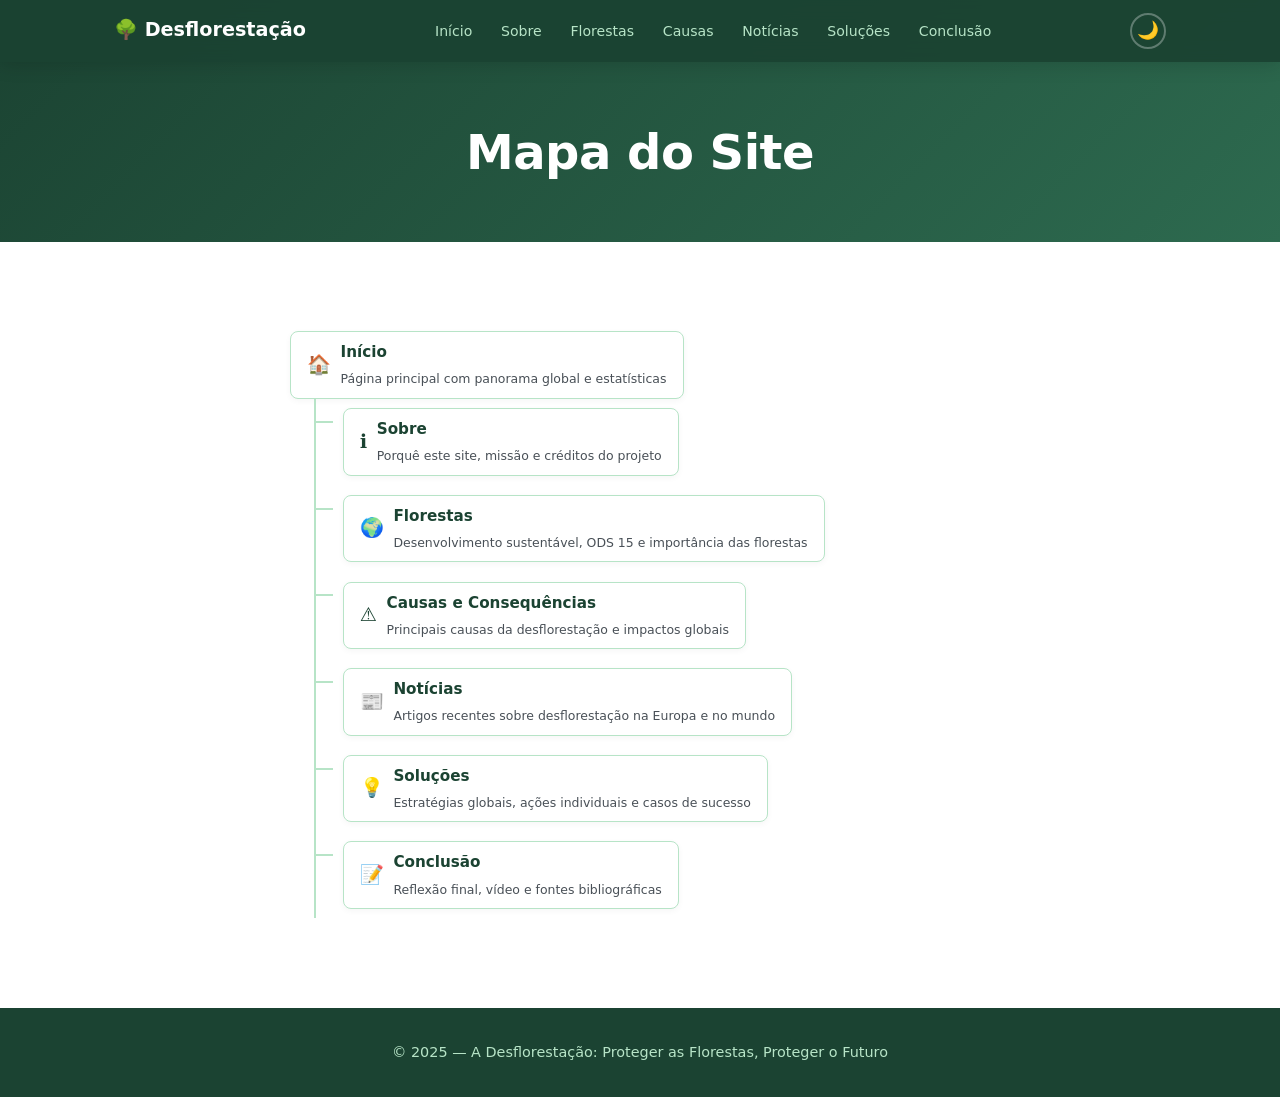
<file: sitemap.html>
<!DOCTYPE html>
<html lang="pt">
<head>
    <meta charset="UTF-8">
    <meta name="viewport" content="width=device-width, initial-scale=1.0">
    <meta name="description" content="Mapa do site — todas as páginas do projeto sobre a desflorestação.">
    <title>Mapa do Site — A Desflorestação</title>
    <link rel="icon" href="data:image/svg+xml,<svg xmlns='http://www.w3.org/2000/svg' viewBox='0 0 100 100'><text y='.9em' font-size='90'>🌳</text></svg>">
    <link rel="stylesheet" href="css/style.css">
    <style>
        .sitemap-tree {
            max-width: 700px;
            margin: 0 auto;
        }
        .sitemap-tree ul {
            list-style: none;
            padding-left: 1.5rem;
            margin: 0;
        }
        .sitemap-tree > ul {
            padding-left: 0;
        }
        .sitemap-tree li {
            position: relative;
            padding: .6rem 0 .6rem 1.8rem;
        }
        .sitemap-tree li::before {
            content: '';
            position: absolute;
            left: 0;
            top: 0;
            bottom: 0;
            width: 2px;
            background: var(--green-pale);
        }
        .sitemap-tree li::after {
            content: '';
            position: absolute;
            left: 0;
            top: 1.4rem;
            width: 1.2rem;
            height: 2px;
            background: var(--green-pale);
        }
        .sitemap-tree > ul > li::before,
        .sitemap-tree > ul > li::after {
            display: none;
        }
        .sitemap-tree > ul > li {
            padding-left: 0;
        }
        .sitemap-tree a {
            display: inline-flex;
            align-items: center;
            gap: .6rem;
            padding: .5rem 1rem;
            background: var(--white);
            border: 1px solid var(--green-pale);
            border-radius: 8px;
            color: var(--green-dark);
            text-decoration: none;
            font-weight: 600;
            font-size: .95rem;
            transition: all .3s;
            box-shadow: 0 2px 6px rgba(0,0,0,.04);
        }
        .sitemap-tree a:hover {
            background: var(--green-dark);
            color: #fff;
            border-color: var(--green-dark);
            transform: translateX(4px);
        }
        .sitemap-tree .site-icon {
            font-size: 1.2rem;
        }
        .sitemap-desc {
            display: block;
            font-weight: 400;
            font-size: .78rem;
            color: var(--text-light);
            margin-top: .15rem;
        }
        .sitemap-tree a:hover .sitemap-desc {
            color: rgba(255,255,255,.75);
        }
    </style>
</head>
<body>

    <!-- Loading Screen -->
    <div class="loader-screen">
        <div class="loader-tree">
            <div class="loader-trunk"></div>
            <div class="loader-leaves"></div>
        </div>
        <p class="loader-text">A CARREGAR...</p>
    </div>

    <nav id="navbar">
        <div class="nav-container">
            <a href="index.html" class="nav-logo">🌳 Desflorestação</a>
            <button class="nav-toggle" aria-label="Menu">&#9776;</button>
            <ul class="nav-links">
                <li><a href="index.html">Início</a></li>
                <li><a href="pages/sobre.html">Sobre</a></li>
                <li><a href="pages/florestas.html">Florestas</a></li>
                <li><a href="pages/causas.html">Causas</a></li>
                <li><a href="pages/noticias.html">Notícias</a></li>
                <li><a href="pages/solucoes.html">Soluções</a></li>
                <li><a href="pages/conclusao.html">Conclusão</a></li>
            </ul>
            <button class="dark-toggle" aria-label="Modo escuro">🌙</button>
        </div>
    </nav>

    <div class="page-header">
        <h1>Mapa do Site</h1>
    </div>

    <section class="section">
        <div class="container">
            <div class="sitemap-tree">
                <ul>
                    <li>
                        <a href="index.html">
                            <span class="site-icon">🏠</span>
                            <div>Início<span class="sitemap-desc">Página principal com panorama global e estatísticas</span></div>
                        </a>
                        <ul>
                            <li>
                                <a href="pages/sobre.html">
                                    <span class="site-icon">ℹ️</span>
                                    <div>Sobre<span class="sitemap-desc">Porquê este site, missão e créditos do projeto</span></div>
                                </a>
                            </li>
                            <li>
                                <a href="pages/florestas.html">
                                    <span class="site-icon">🌍</span>
                                    <div>Florestas<span class="sitemap-desc">Desenvolvimento sustentável, ODS 15 e importância das florestas</span></div>
                                </a>
                            </li>
                            <li>
                                <a href="pages/causas.html">
                                    <span class="site-icon">⚠️</span>
                                    <div>Causas e Consequências<span class="sitemap-desc">Principais causas da desflorestação e impactos globais</span></div>
                                </a>
                            </li>
                            <li>
                                <a href="pages/noticias.html">
                                    <span class="site-icon">📰</span>
                                    <div>Notícias<span class="sitemap-desc">Artigos recentes sobre desflorestação na Europa e no mundo</span></div>
                                </a>
                            </li>
                            <li>
                                <a href="pages/solucoes.html">
                                    <span class="site-icon">💡</span>
                                    <div>Soluções<span class="sitemap-desc">Estratégias globais, ações individuais e casos de sucesso</span></div>
                                </a>
                            </li>
                            <li>
                                <a href="pages/conclusao.html">
                                    <span class="site-icon">📝</span>
                                    <div>Conclusão<span class="sitemap-desc">Reflexão final, vídeo e fontes bibliográficas</span></div>
                                </a>
                            </li>
                        </ul>
                    </li>
                </ul>
            </div>
        </div>
    </section>

    <footer>
        <div class="container">
            <p>&copy; 2025 — A Desflorestação: Proteger as Florestas, Proteger o Futuro</p>
        </div>
    </footer>

    <!-- Back to Top -->
    <button class="back-to-top" aria-label="Voltar ao topo">↑</button>

    <script src="js/script.js"></script>
</body>
</html>
</file>
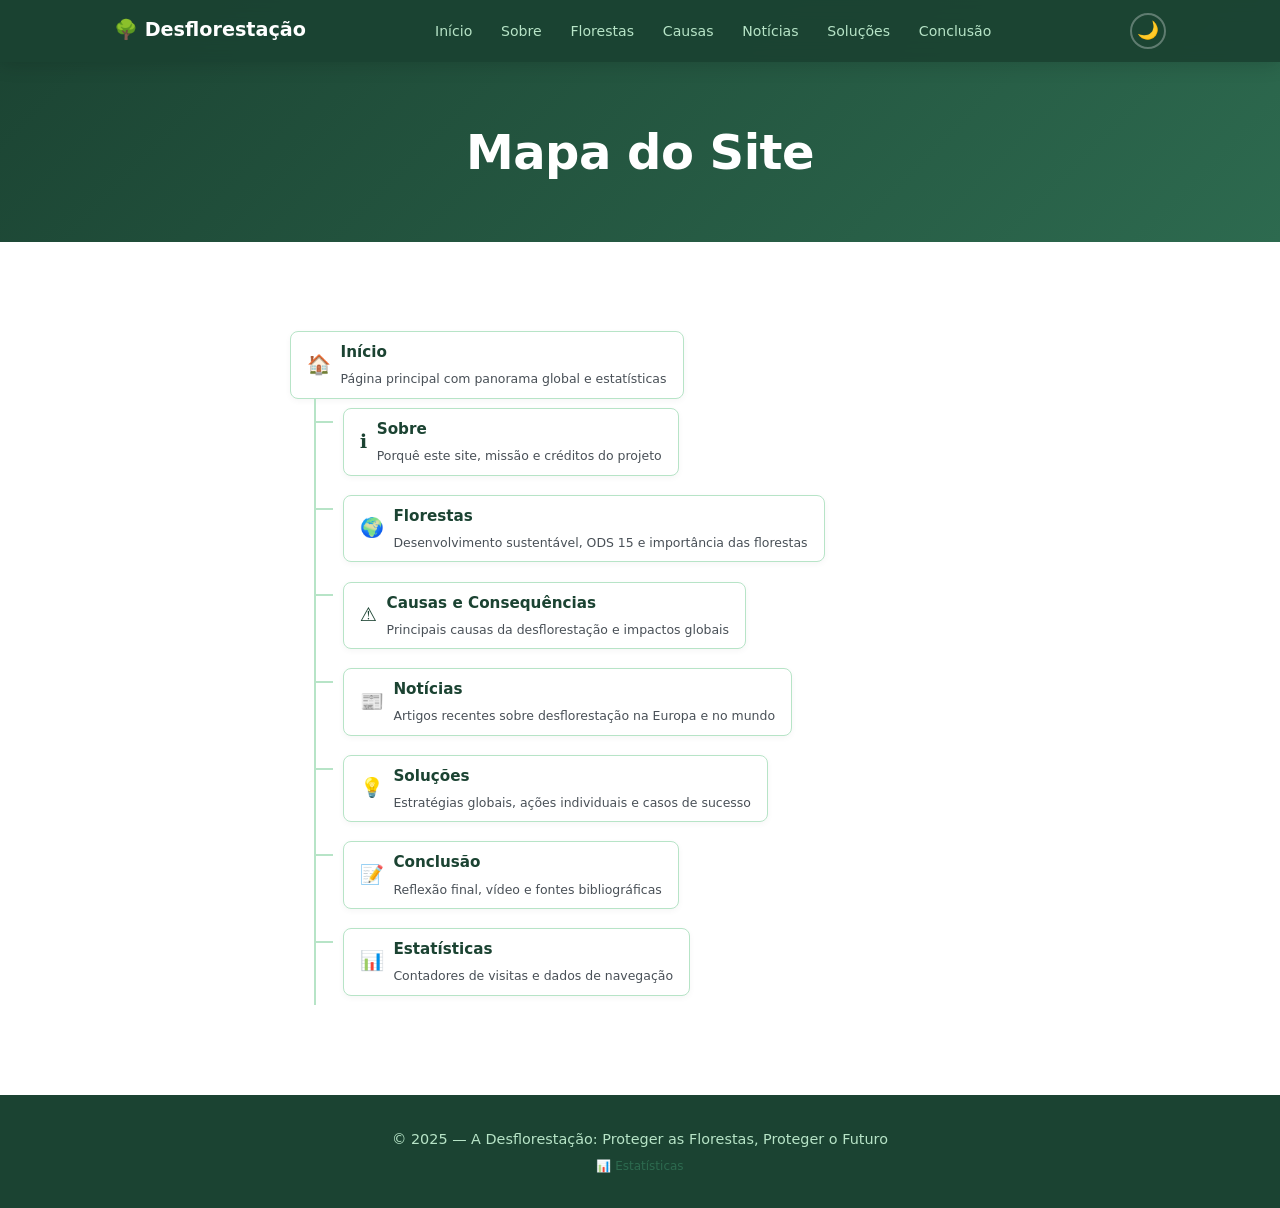
<file: desflorestacao/sitemap.html>
<!DOCTYPE html>
<html lang="pt">
<head>
    <meta charset="UTF-8">
    <meta name="viewport" content="width=device-width, initial-scale=1.0">
    <meta name="description" content="Mapa do site — todas as páginas do projeto sobre a desflorestação.">
    <title>Mapa do Site — A Desflorestação</title>
    <link rel="icon" href="data:image/svg+xml,<svg xmlns='http://www.w3.org/2000/svg' viewBox='0 0 100 100'><text y='.9em' font-size='90'>🌳</text></svg>">
    <link rel="stylesheet" href="css/style.css">
    <style>
        .sitemap-tree {
            max-width: 700px;
            margin: 0 auto;
        }
        .sitemap-tree ul {
            list-style: none;
            padding-left: 1.5rem;
            margin: 0;
        }
        .sitemap-tree > ul {
            padding-left: 0;
        }
        .sitemap-tree li {
            position: relative;
            padding: .6rem 0 .6rem 1.8rem;
        }
        .sitemap-tree li::before {
            content: '';
            position: absolute;
            left: 0;
            top: 0;
            bottom: 0;
            width: 2px;
            background: var(--green-pale);
        }
        .sitemap-tree li::after {
            content: '';
            position: absolute;
            left: 0;
            top: 1.4rem;
            width: 1.2rem;
            height: 2px;
            background: var(--green-pale);
        }
        .sitemap-tree > ul > li::before,
        .sitemap-tree > ul > li::after {
            display: none;
        }
        .sitemap-tree > ul > li {
            padding-left: 0;
        }
        .sitemap-tree a {
            display: inline-flex;
            align-items: center;
            gap: .6rem;
            padding: .5rem 1rem;
            background: var(--white);
            border: 1px solid var(--green-pale);
            border-radius: 8px;
            color: var(--green-dark);
            text-decoration: none;
            font-weight: 600;
            font-size: .95rem;
            transition: all .3s;
            box-shadow: 0 2px 6px rgba(0,0,0,.04);
        }
        .sitemap-tree a:hover {
            background: var(--green-dark);
            color: #fff;
            border-color: var(--green-dark);
            transform: translateX(4px);
        }
        .sitemap-tree .site-icon {
            font-size: 1.2rem;
        }
        .sitemap-desc {
            display: block;
            font-weight: 400;
            font-size: .78rem;
            color: var(--text-light);
            margin-top: .15rem;
        }
        .sitemap-tree a:hover .sitemap-desc {
            color: rgba(255,255,255,.75);
        }
    </style>
</head>
<body>

    <!-- Loading Screen -->
    <div class="loader-screen">
        <div class="loader-tree">
            <div class="loader-trunk"></div>
            <div class="loader-leaves"></div>
        </div>
        <p class="loader-text">A CARREGAR...</p>
    </div>

    <nav id="navbar">
        <div class="nav-container">
            <a href="index.html" class="nav-logo">🌳 Desflorestação</a>
            <button class="nav-toggle" aria-label="Menu">&#9776;</button>
            <ul class="nav-links">
                <li><a href="index.html">Início</a></li>
                <li><a href="pages/sobre.html">Sobre</a></li>
                <li><a href="pages/florestas.html">Florestas</a></li>
                <li><a href="pages/causas.html">Causas</a></li>
                <li><a href="pages/noticias.html">Notícias</a></li>
                <li><a href="pages/solucoes.html">Soluções</a></li>
                <li><a href="pages/conclusao.html">Conclusão</a></li>
            </ul>
            <button class="dark-toggle" aria-label="Modo escuro">🌙</button>
        </div>
    </nav>

    <div class="page-header">
        <h1>Mapa do Site</h1>
    </div>

    <section class="section">
        <div class="container">
            <div class="sitemap-tree">
                <ul>
                    <li>
                        <a href="index.html">
                            <span class="site-icon">🏠</span>
                            <div>Início<span class="sitemap-desc">Página principal com panorama global e estatísticas</span></div>
                        </a>
                        <ul>
                            <li>
                                <a href="pages/sobre.html">
                                    <span class="site-icon">ℹ️</span>
                                    <div>Sobre<span class="sitemap-desc">Porquê este site, missão e créditos do projeto</span></div>
                                </a>
                            </li>
                            <li>
                                <a href="pages/florestas.html">
                                    <span class="site-icon">🌍</span>
                                    <div>Florestas<span class="sitemap-desc">Desenvolvimento sustentável, ODS 15 e importância das florestas</span></div>
                                </a>
                            </li>
                            <li>
                                <a href="pages/causas.html">
                                    <span class="site-icon">⚠️</span>
                                    <div>Causas e Consequências<span class="sitemap-desc">Principais causas da desflorestação e impactos globais</span></div>
                                </a>
                            </li>
                            <li>
                                <a href="pages/noticias.html">
                                    <span class="site-icon">📰</span>
                                    <div>Notícias<span class="sitemap-desc">Artigos recentes sobre desflorestação na Europa e no mundo</span></div>
                                </a>
                            </li>
                            <li>
                                <a href="pages/solucoes.html">
                                    <span class="site-icon">💡</span>
                                    <div>Soluções<span class="sitemap-desc">Estratégias globais, ações individuais e casos de sucesso</span></div>
                                </a>
                            </li>
                            <li>
                                <a href="pages/conclusao.html">
                                    <span class="site-icon">📝</span>
                                    <div>Conclusão<span class="sitemap-desc">Reflexão final, vídeo e fontes bibliográficas</span></div>
                                </a>
                            </li>
                            <li>
                                <a href="pages/estatisticas.html">
                                    <span class="site-icon">📊</span>
                                    <div>Estatísticas<span class="sitemap-desc">Contadores de visitas e dados de navegação</span></div>
                                </a>
                            </li>
                        </ul>
                    </li>
                </ul>
            </div>
        </div>
    </section>

    <footer>
        <div class="container">
            <p>&copy; 2025 — A Desflorestação: Proteger as Florestas, Proteger o Futuro</p>
            <p style="margin-top:.3rem;font-size:.75rem;"><a href="pages/estatisticas.html" style="color:var(--green-mid);text-decoration:none;">📊 Estatísticas</a></p>
        </div>
    </footer>

    <!-- Back to Top -->
    <button class="back-to-top" aria-label="Voltar ao topo">↑</button>

    <script src="js/script.js"></script>
</body>
</html>
</file>
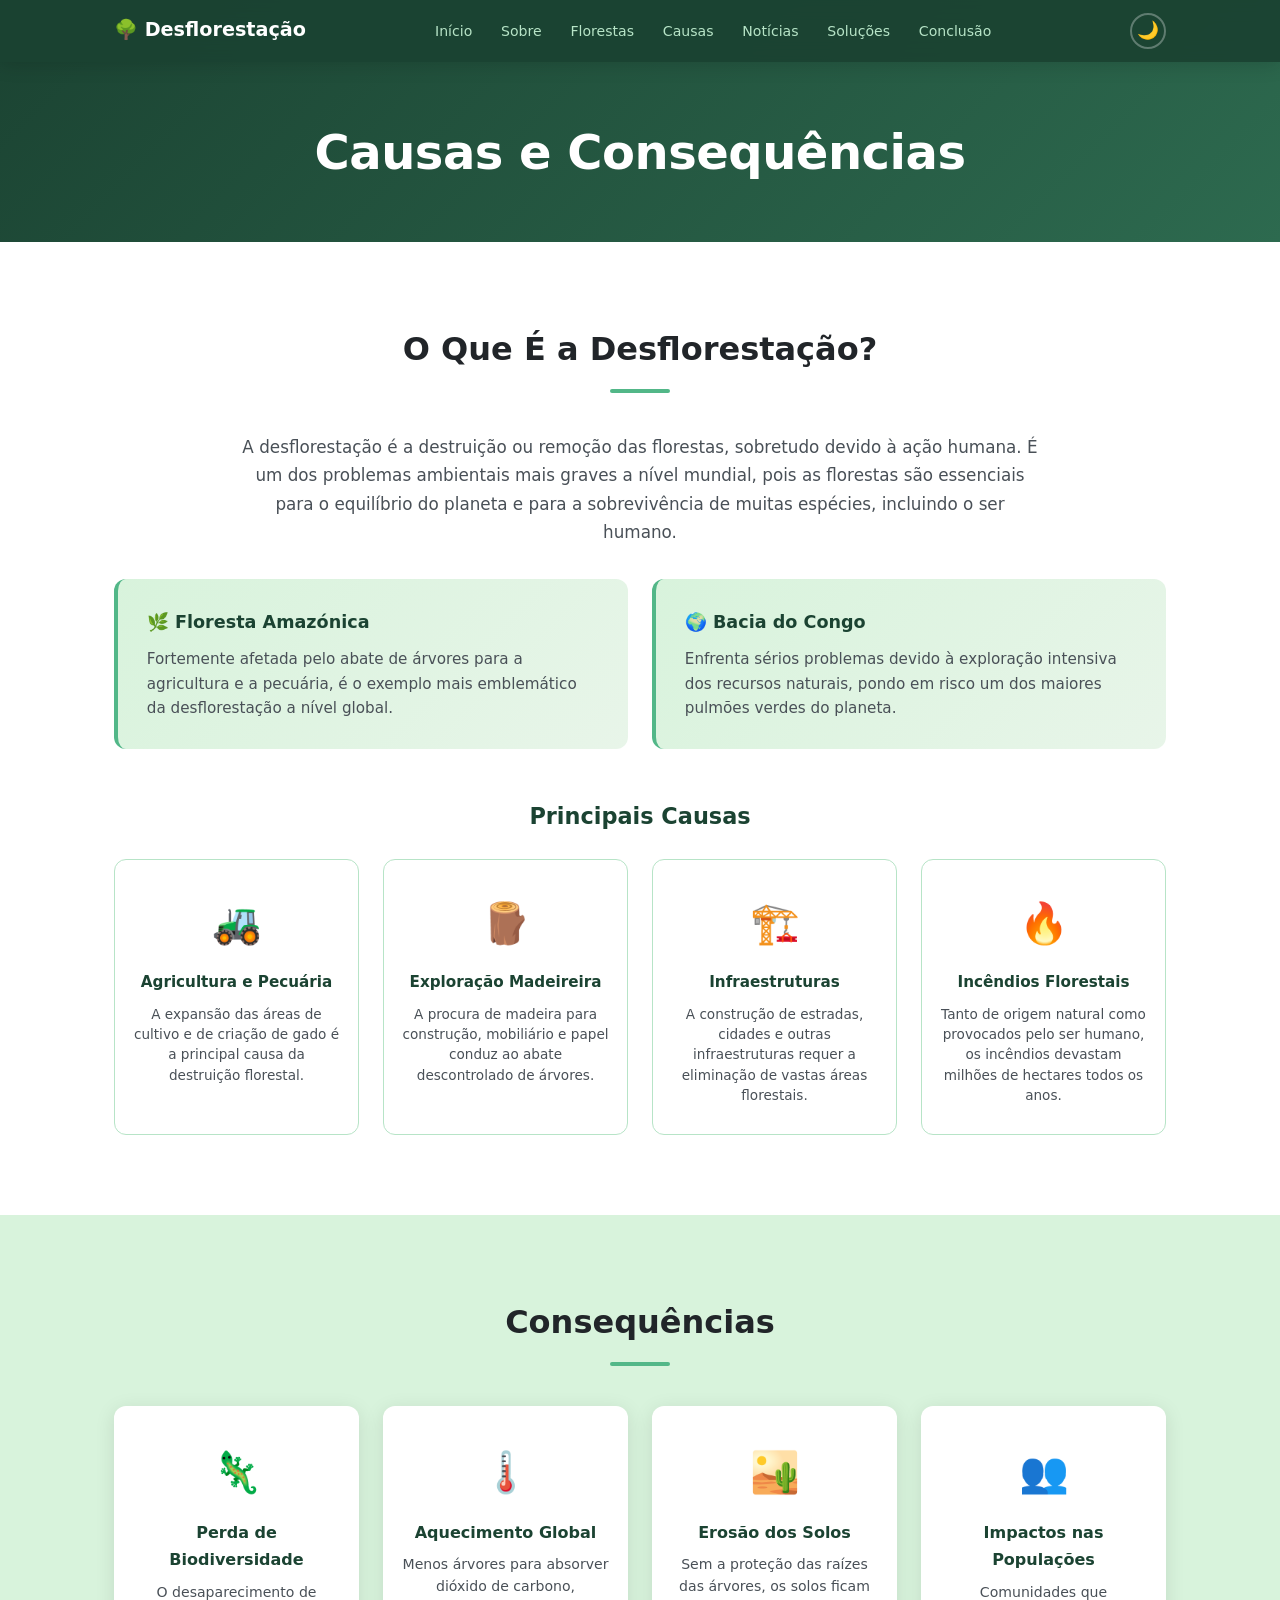
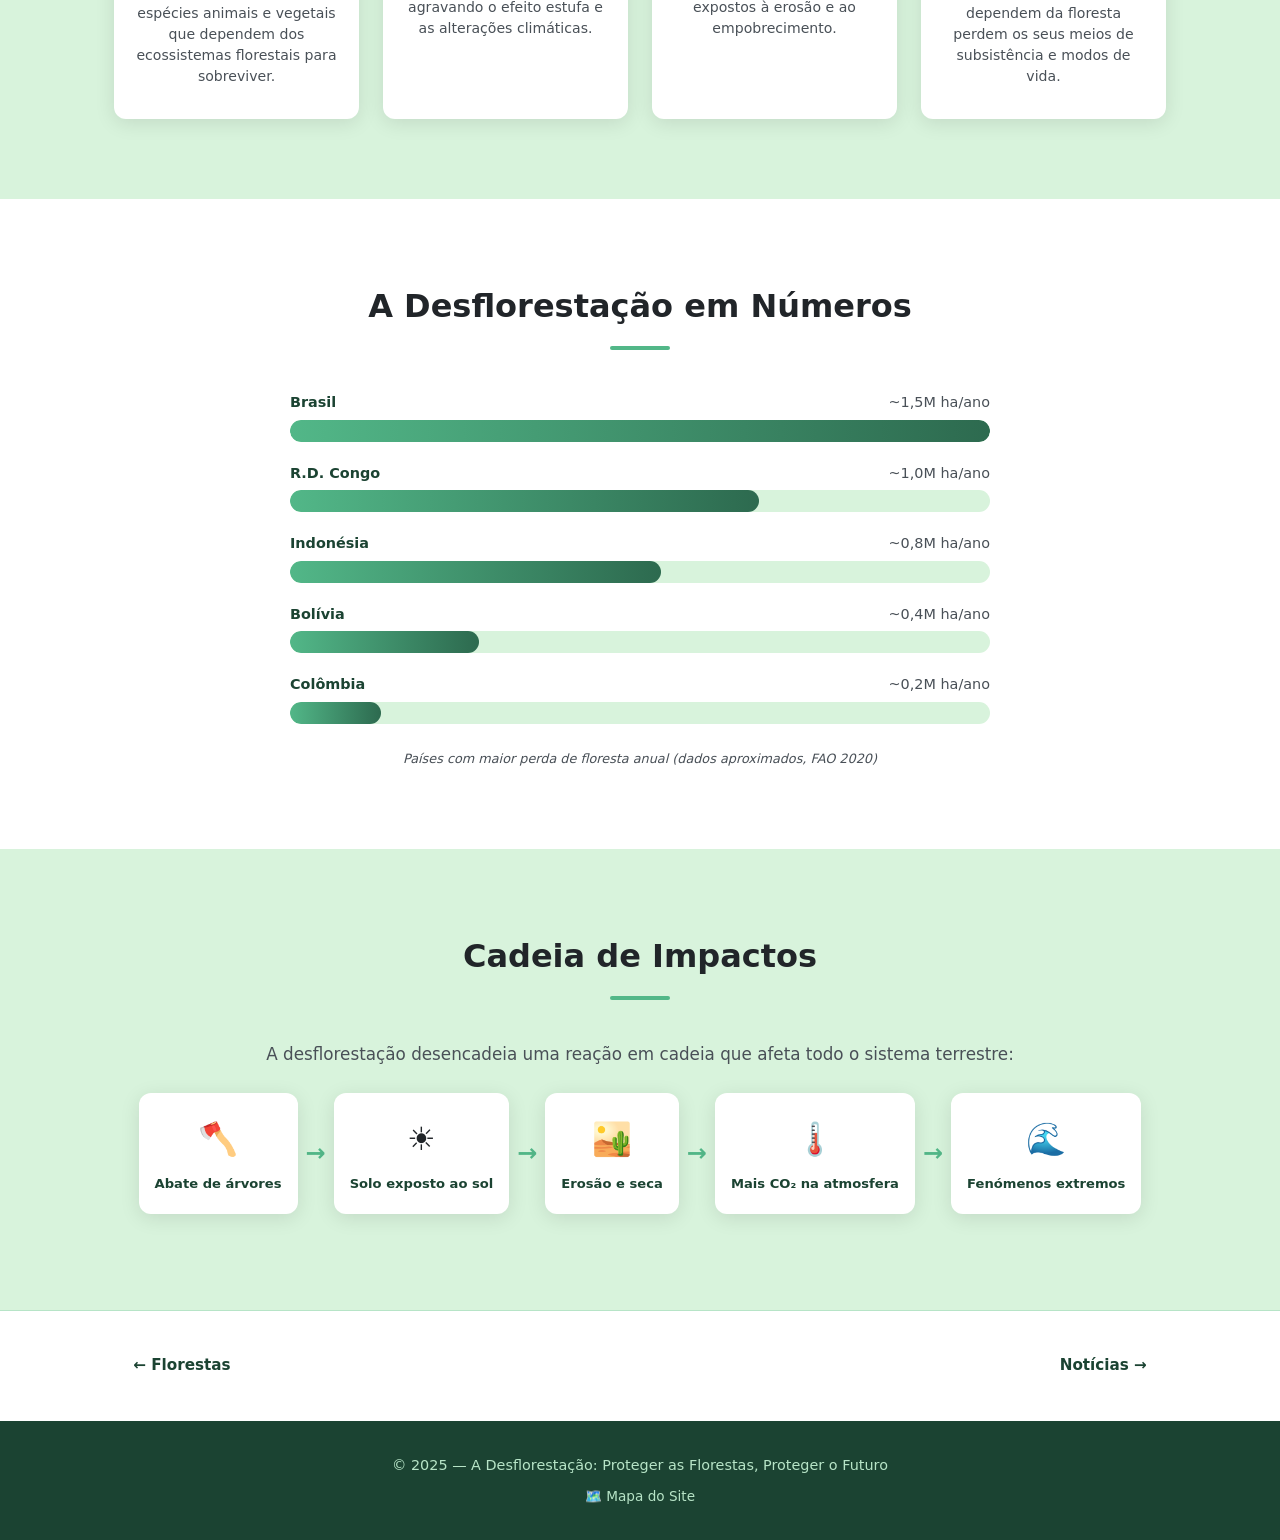
<file: pages/causas.html>
<!DOCTYPE html>
<html lang="pt">
<head>
    <meta charset="UTF-8">
    <meta name="viewport" content="width=device-width, initial-scale=1.0">
    <meta name="description" content="As principais causas da desflorestação e os seus impactos no planeta e nas populações.">
    <title>Causas e Consequências — A Desflorestação</title>
    <link rel="icon" href="data:image/svg+xml,<svg xmlns='http://www.w3.org/2000/svg' viewBox='0 0 100 100'><text y='.9em' font-size='90'>🌳</text></svg>">
    <link rel="stylesheet" href="../css/style.css">
</head>
<body>

    <!-- Loading Screen -->
    <div class="loader-screen">
        <div class="loader-tree">
            <div class="loader-trunk"></div>
            <div class="loader-leaves"></div>
        </div>
        <p class="loader-text">A CARREGAR...</p>
    </div>

    <nav id="navbar">
        <div class="nav-container">
            <a href="../index.html" class="nav-logo">🌳 Desflorestação</a>
            <button class="nav-toggle" aria-label="Menu">&#9776;</button>
            <ul class="nav-links">
                <li><a href="../index.html">Início</a></li>
                <li><a href="sobre.html">Sobre</a></li>
                <li><a href="florestas.html">Florestas</a></li>
                <li><a href="causas.html" class="active">Causas</a></li>
                <li><a href="noticias.html">Notícias</a></li>
                <li><a href="solucoes.html">Soluções</a></li>
                <li><a href="conclusao.html">Conclusão</a></li>
            </ul>
            <button class="dark-toggle" aria-label="Modo escuro">🌙</button>
        </div>
    </nav>

    <div class="page-header">
        <h1>Causas e Consequências</h1>
    </div>

    <section class="section">
        <div class="container">
            <h2 class="section-title">O Que É a Desflorestação?</h2>
            <p class="section-intro">A desflorestação é a destruição ou remoção das florestas, sobretudo devido à ação humana. É um dos problemas ambientais mais graves a nível mundial, pois as florestas são essenciais para o equilíbrio do planeta e para a sobrevivência de muitas espécies, incluindo o ser humano.</p>

            <div class="highlight-boxes">
                <div class="highlight-box">
                    <h3>🌿 Floresta Amazónica</h3>
                    <p>Fortemente afetada pelo abate de árvores para a agricultura e a pecuária, é o exemplo mais emblemático da desflorestação a nível global.</p>
                </div>
                <div class="highlight-box">
                    <h3>🌍 Bacia do Congo</h3>
                    <p>Enfrenta sérios problemas devido à exploração intensiva dos recursos naturais, pondo em risco um dos maiores pulmões verdes do planeta.</p>
                </div>
            </div>

            <h3 class="subsection-title">Principais Causas</h3>
            <div class="causes-grid">
                <div class="cause-item">
                    <div class="cause-icon">🚜</div>
                    <h4>Agricultura e Pecuária</h4>
                    <p>A expansão das áreas de cultivo e de criação de gado é a principal causa da destruição florestal.</p>
                </div>
                <div class="cause-item">
                    <div class="cause-icon">🪵</div>
                    <h4>Exploração Madeireira</h4>
                    <p>A procura de madeira para construção, mobiliário e papel conduz ao abate descontrolado de árvores.</p>
                </div>
                <div class="cause-item">
                    <div class="cause-icon">🏗️</div>
                    <h4>Infraestruturas</h4>
                    <p>A construção de estradas, cidades e outras infraestruturas requer a eliminação de vastas áreas florestais.</p>
                </div>
                <div class="cause-item">
                    <div class="cause-icon">🔥</div>
                    <h4>Incêndios Florestais</h4>
                    <p>Tanto de origem natural como provocados pelo ser humano, os incêndios devastam milhões de hectares todos os anos.</p>
                </div>
            </div>
        </div>
    </section>

    <section class="section section-dark">
        <div class="container">
            <h2 class="section-title">Consequências</h2>
            <div class="consequences-grid">
                <div class="conseq-card">
                    <div class="conseq-icon">🦎</div>
                    <h3>Perda de Biodiversidade</h3>
                    <p>O desaparecimento de espécies animais e vegetais que dependem dos ecossistemas florestais para sobreviver.</p>
                </div>
                <div class="conseq-card">
                    <div class="conseq-icon">🌡️</div>
                    <h3>Aquecimento Global</h3>
                    <p>Menos árvores para absorver dióxido de carbono, agravando o efeito estufa e as alterações climáticas.</p>
                </div>
                <div class="conseq-card">
                    <div class="conseq-icon">🏜️</div>
                    <h3>Erosão dos Solos</h3>
                    <p>Sem a proteção das raízes das árvores, os solos ficam expostos à erosão e ao empobrecimento.</p>
                </div>
                <div class="conseq-card">
                    <div class="conseq-icon">👥</div>
                    <h3>Impactos nas Populações</h3>
                    <p>Comunidades que dependem da floresta perdem os seus meios de subsistência e modos de vida.</p>
                </div>
            </div>
        </div>
    </section>

    <!-- Dados em Números -->
    <section class="section">
        <div class="container">
            <h2 class="section-title">A Desflorestação em Números</h2>
            <div class="data-bars">
                <div class="data-bar-item">
                    <div class="data-bar-label">
                        <span>Brasil</span>
                        <span class="data-bar-value">~1,5M ha/ano</span>
                    </div>
                    <div class="data-bar-track">
                        <div class="data-bar-fill" data-width="100"></div>
                    </div>
                </div>
                <div class="data-bar-item">
                    <div class="data-bar-label">
                        <span>R.D. Congo</span>
                        <span class="data-bar-value">~1,0M ha/ano</span>
                    </div>
                    <div class="data-bar-track">
                        <div class="data-bar-fill" data-width="67"></div>
                    </div>
                </div>
                <div class="data-bar-item">
                    <div class="data-bar-label">
                        <span>Indonésia</span>
                        <span class="data-bar-value">~0,8M ha/ano</span>
                    </div>
                    <div class="data-bar-track">
                        <div class="data-bar-fill" data-width="53"></div>
                    </div>
                </div>
                <div class="data-bar-item">
                    <div class="data-bar-label">
                        <span>Bolívia</span>
                        <span class="data-bar-value">~0,4M ha/ano</span>
                    </div>
                    <div class="data-bar-track">
                        <div class="data-bar-fill" data-width="27"></div>
                    </div>
                </div>
                <div class="data-bar-item">
                    <div class="data-bar-label">
                        <span>Colômbia</span>
                        <span class="data-bar-value">~0,2M ha/ano</span>
                    </div>
                    <div class="data-bar-track">
                        <div class="data-bar-fill" data-width="13"></div>
                    </div>
                </div>
            </div>
            <p class="data-note">Países com maior perda de floresta anual (dados aproximados, FAO 2020)</p>
        </div>
    </section>

    <!-- Cadeia de Impactos -->
    <section class="section section-dark">
        <div class="container">
            <h2 class="section-title">Cadeia de Impactos</h2>
            <p class="section-intro">A desflorestação desencadeia uma reação em cadeia que afeta todo o sistema terrestre:</p>
            <div class="impact-chain">
                <div class="chain-step">
                    <div class="chain-icon">🪓</div>
                    <p>Abate de árvores</p>
                </div>
                <div class="chain-arrow">→</div>
                <div class="chain-step">
                    <div class="chain-icon">☀️</div>
                    <p>Solo exposto ao sol</p>
                </div>
                <div class="chain-arrow">→</div>
                <div class="chain-step">
                    <div class="chain-icon">🏜️</div>
                    <p>Erosão e seca</p>
                </div>
                <div class="chain-arrow">→</div>
                <div class="chain-step">
                    <div class="chain-icon">🌡️</div>
                    <p>Mais CO₂ na atmosfera</p>
                </div>
                <div class="chain-arrow">→</div>
                <div class="chain-step">
                    <div class="chain-icon">🌊</div>
                    <p>Fenómenos extremos</p>
                </div>
            </div>
        </div>
    </section>

    <div class="page-nav">
        <div class="container">
            <a href="florestas.html" class="page-nav-link prev">← Florestas</a>
            <a href="noticias.html" class="page-nav-link next">Notícias →</a>
        </div>
    </div>

    <footer>
        <div class="container">
            <p>&copy; 2025 — A Desflorestação: Proteger as Florestas, Proteger o Futuro</p>
            <p style="margin-top:.5rem;font-size:.85rem;"><a href="../sitemap.html" style="color:var(--green-pale);text-decoration:none;">🗺️ Mapa do Site</a></p>
        </div>
    </footer>

    <!-- Back to Top -->
    <button class="back-to-top" aria-label="Voltar ao topo">↑</button>

    <script src="../js/script.js"></script>
</body>
</html>
</file>
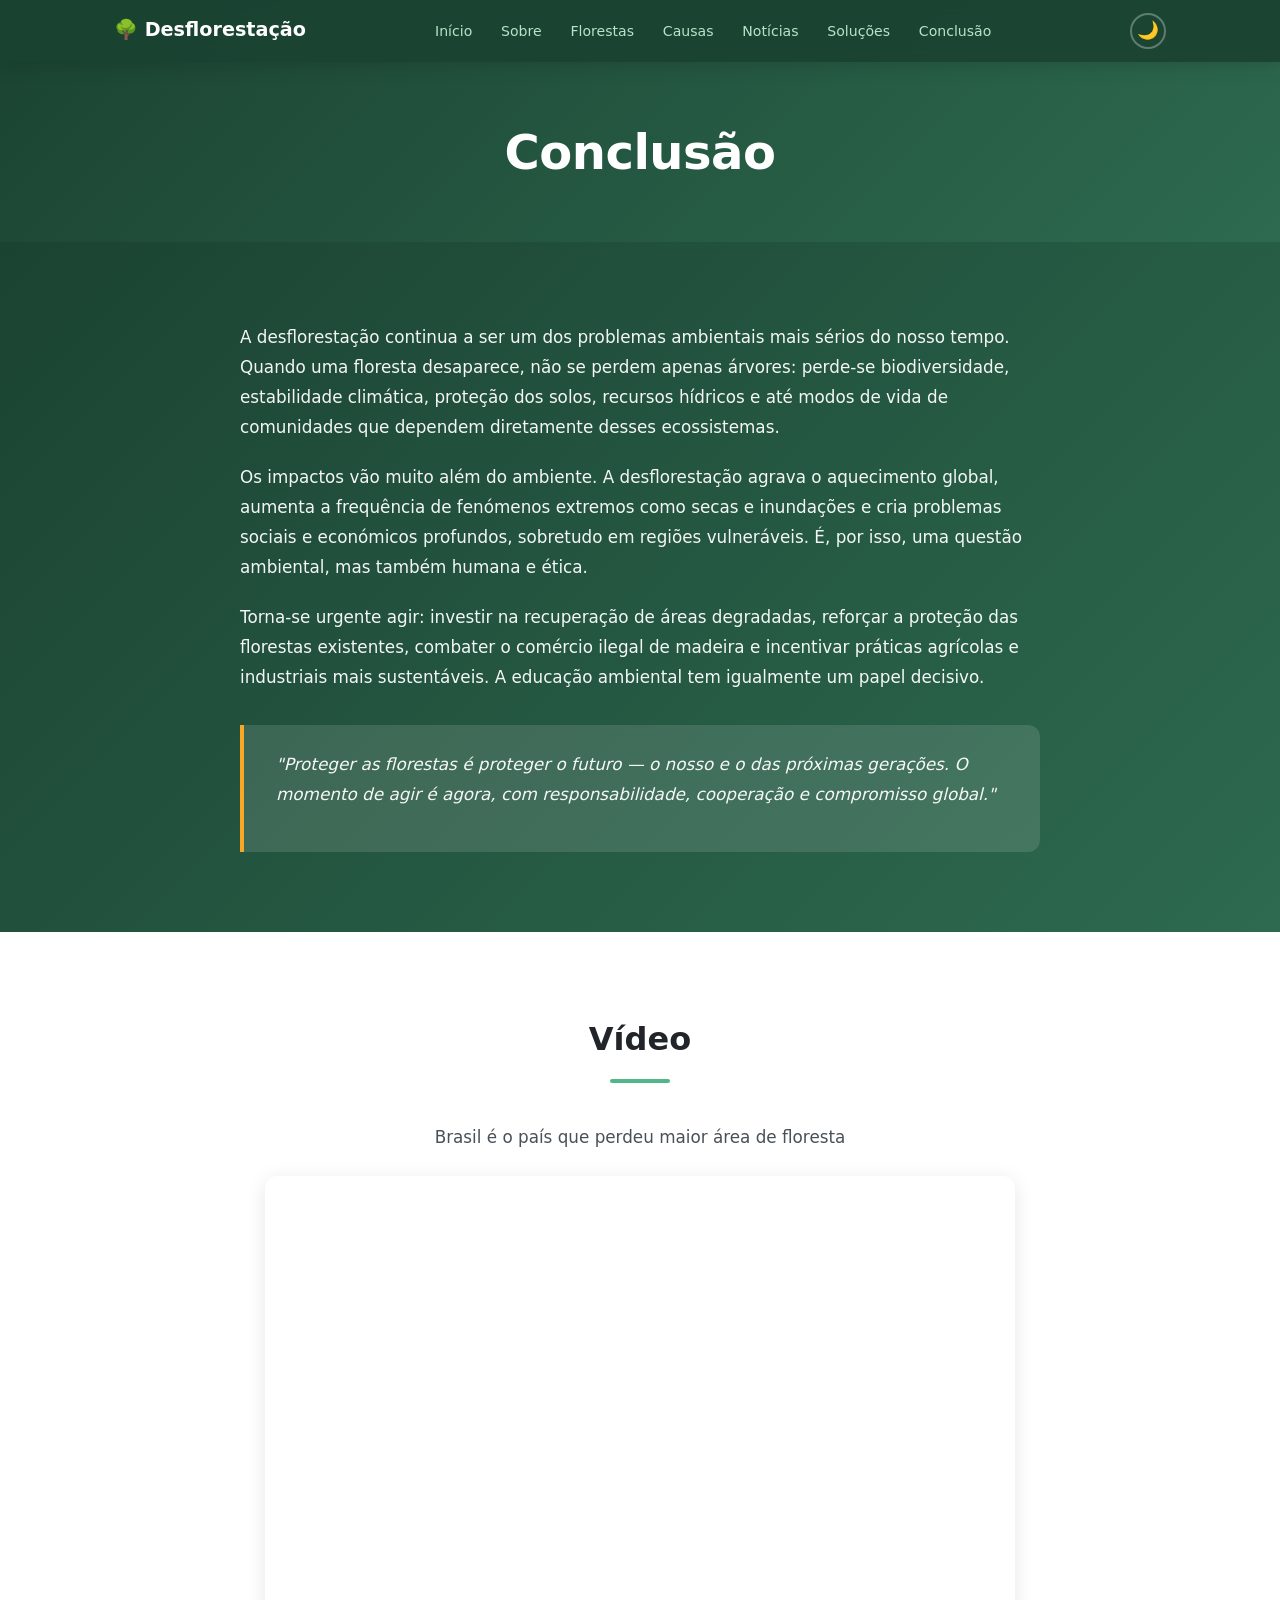
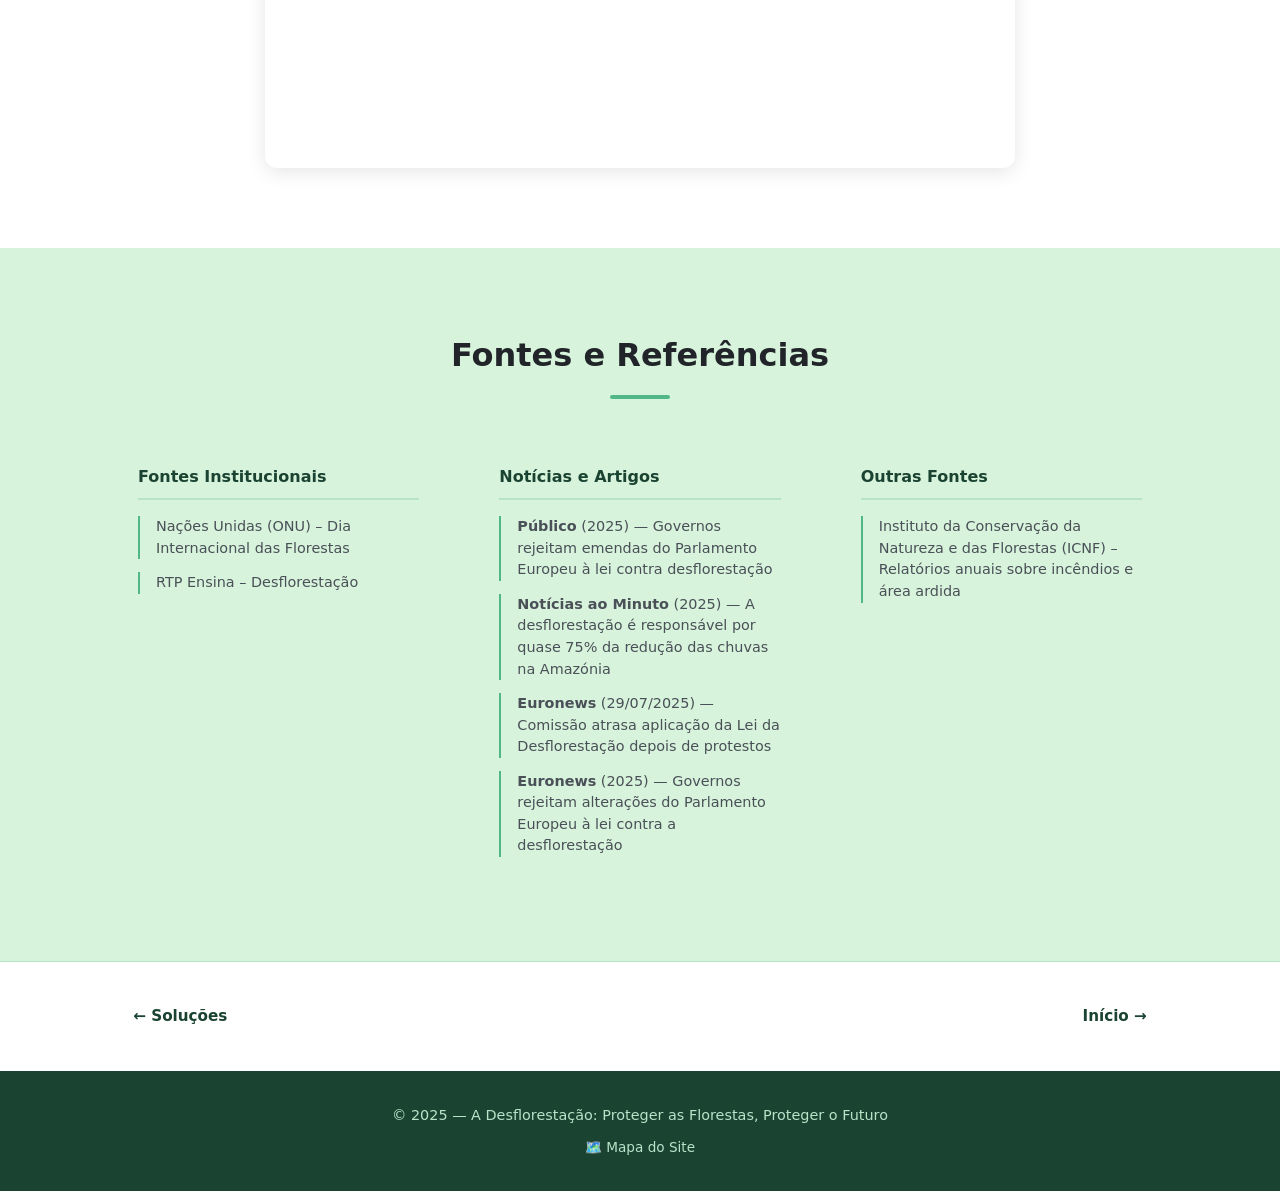
<file: pages/conclusao.html>
<!DOCTYPE html>
<html lang="pt">
<head>
    <meta charset="UTF-8">
    <meta name="viewport" content="width=device-width, initial-scale=1.0">
    <meta name="description" content="Conclusão sobre a desflorestação, vídeo e fontes bibliográficas.">
    <title>Conclusão — A Desflorestação</title>
    <link rel="icon" href="data:image/svg+xml,<svg xmlns='http://www.w3.org/2000/svg' viewBox='0 0 100 100'><text y='.9em' font-size='90'>🌳</text></svg>">
    <link rel="stylesheet" href="../css/style.css">
</head>
<body>

    <!-- Loading Screen -->
    <div class="loader-screen">
        <div class="loader-tree">
            <div class="loader-trunk"></div>
            <div class="loader-leaves"></div>
        </div>
        <p class="loader-text">A CARREGAR...</p>
    </div>

    <nav id="navbar">
        <div class="nav-container">
            <a href="../index.html" class="nav-logo">🌳 Desflorestação</a>
            <button class="nav-toggle" aria-label="Menu">&#9776;</button>
            <ul class="nav-links">
                <li><a href="../index.html">Início</a></li>
                <li><a href="sobre.html">Sobre</a></li>
                <li><a href="florestas.html">Florestas</a></li>
                <li><a href="causas.html">Causas</a></li>
                <li><a href="noticias.html">Notícias</a></li>
                <li><a href="solucoes.html">Soluções</a></li>
                <li><a href="conclusao.html" class="active">Conclusão</a></li>
            </ul>
            <button class="dark-toggle" aria-label="Modo escuro">🌙</button>
        </div>
    </nav>

    <div class="page-header page-header-accent">
        <h1>Conclusão</h1>
    </div>

    <section class="section section-accent">
        <div class="container">
            <div class="conclusion-content">
                <p>A desflorestação continua a ser um dos problemas ambientais mais sérios do nosso tempo. Quando uma floresta desaparece, não se perdem apenas árvores: perde-se biodiversidade, estabilidade climática, proteção dos solos, recursos hídricos e até modos de vida de comunidades que dependem diretamente desses ecossistemas.</p>
                <p>Os impactos vão muito além do ambiente. A desflorestação agrava o aquecimento global, aumenta a frequência de fenómenos extremos como secas e inundações e cria problemas sociais e económicos profundos, sobretudo em regiões vulneráveis. É, por isso, uma questão ambiental, mas também humana e ética.</p>
                <p>Torna-se urgente agir: investir na recuperação de áreas degradadas, reforçar a proteção das florestas existentes, combater o comércio ilegal de madeira e incentivar práticas agrícolas e industriais mais sustentáveis. A educação ambiental tem igualmente um papel decisivo.</p>
                <blockquote>
                    <p>"Proteger as florestas é proteger o futuro — o nosso e o das próximas gerações. O momento de agir é agora, com responsabilidade, cooperação e compromisso global."</p>
                </blockquote>
            </div>
        </div>
    </section>

    <section class="section">
        <div class="container">
            <h2 class="section-title">Vídeo</h2>
            <p class="section-intro">Brasil é o país que perdeu maior área de floresta</p>
            <div class="video-wrapper">
                <iframe src="https://www.youtube.com/embed/ONBY4Y5EPMM" title="Brasil é o país que perdeu maior área de floresta" allowfullscreen loading="lazy"></iframe>
            </div>
        </div>
    </section>

    <section class="section section-dark">
        <div class="container">
            <h2 class="section-title">Fontes e Referências</h2>
            <div class="bib-grid">
                <div class="bib-group">
                    <h3>Fontes Institucionais</h3>
                    <ul>
                        <li>Nações Unidas (ONU) – Dia Internacional das Florestas</li>
                        <li>RTP Ensina – Desflorestação</li>
                    </ul>
                </div>
                <div class="bib-group">
                    <h3>Notícias e Artigos</h3>
                    <ul>
                        <li><strong>Público</strong> (2025) — Governos rejeitam emendas do Parlamento Europeu à lei contra desflorestação</li>
                        <li><strong>Notícias ao Minuto</strong> (2025) — A desflorestação é responsável por quase 75% da redução das chuvas na Amazónia</li>
                        <li><strong>Euronews</strong> (29/07/2025) — Comissão atrasa aplicação da Lei da Desflorestação depois de protestos</li>
                        <li><strong>Euronews</strong> (2025) — Governos rejeitam alterações do Parlamento Europeu à lei contra a desflorestação</li>
                    </ul>
                </div>
                <div class="bib-group">
                    <h3>Outras Fontes</h3>
                    <ul>
                        <li>Instituto da Conservação da Natureza e das Florestas (ICNF) – Relatórios anuais sobre incêndios e área ardida</li>
                    </ul>
                </div>
            </div>
        </div>
    </section>

    <div class="page-nav">
        <div class="container">
            <a href="solucoes.html" class="page-nav-link prev">← Soluções</a>
            <a href="../index.html" class="page-nav-link next">Início →</a>
        </div>
    </div>

    <footer>
        <div class="container">
            <p>&copy; 2025 — A Desflorestação: Proteger as Florestas, Proteger o Futuro</p>
            <p style="margin-top:.5rem;font-size:.85rem;"><a href="../sitemap.html" style="color:var(--green-pale);text-decoration:none;">🗺️ Mapa do Site</a></p>
        </div>
    </footer>

    <!-- Back to Top -->
    <button class="back-to-top" aria-label="Voltar ao topo">↑</button>

    <script src="../js/script.js"></script>
</body>
</html>
</file>
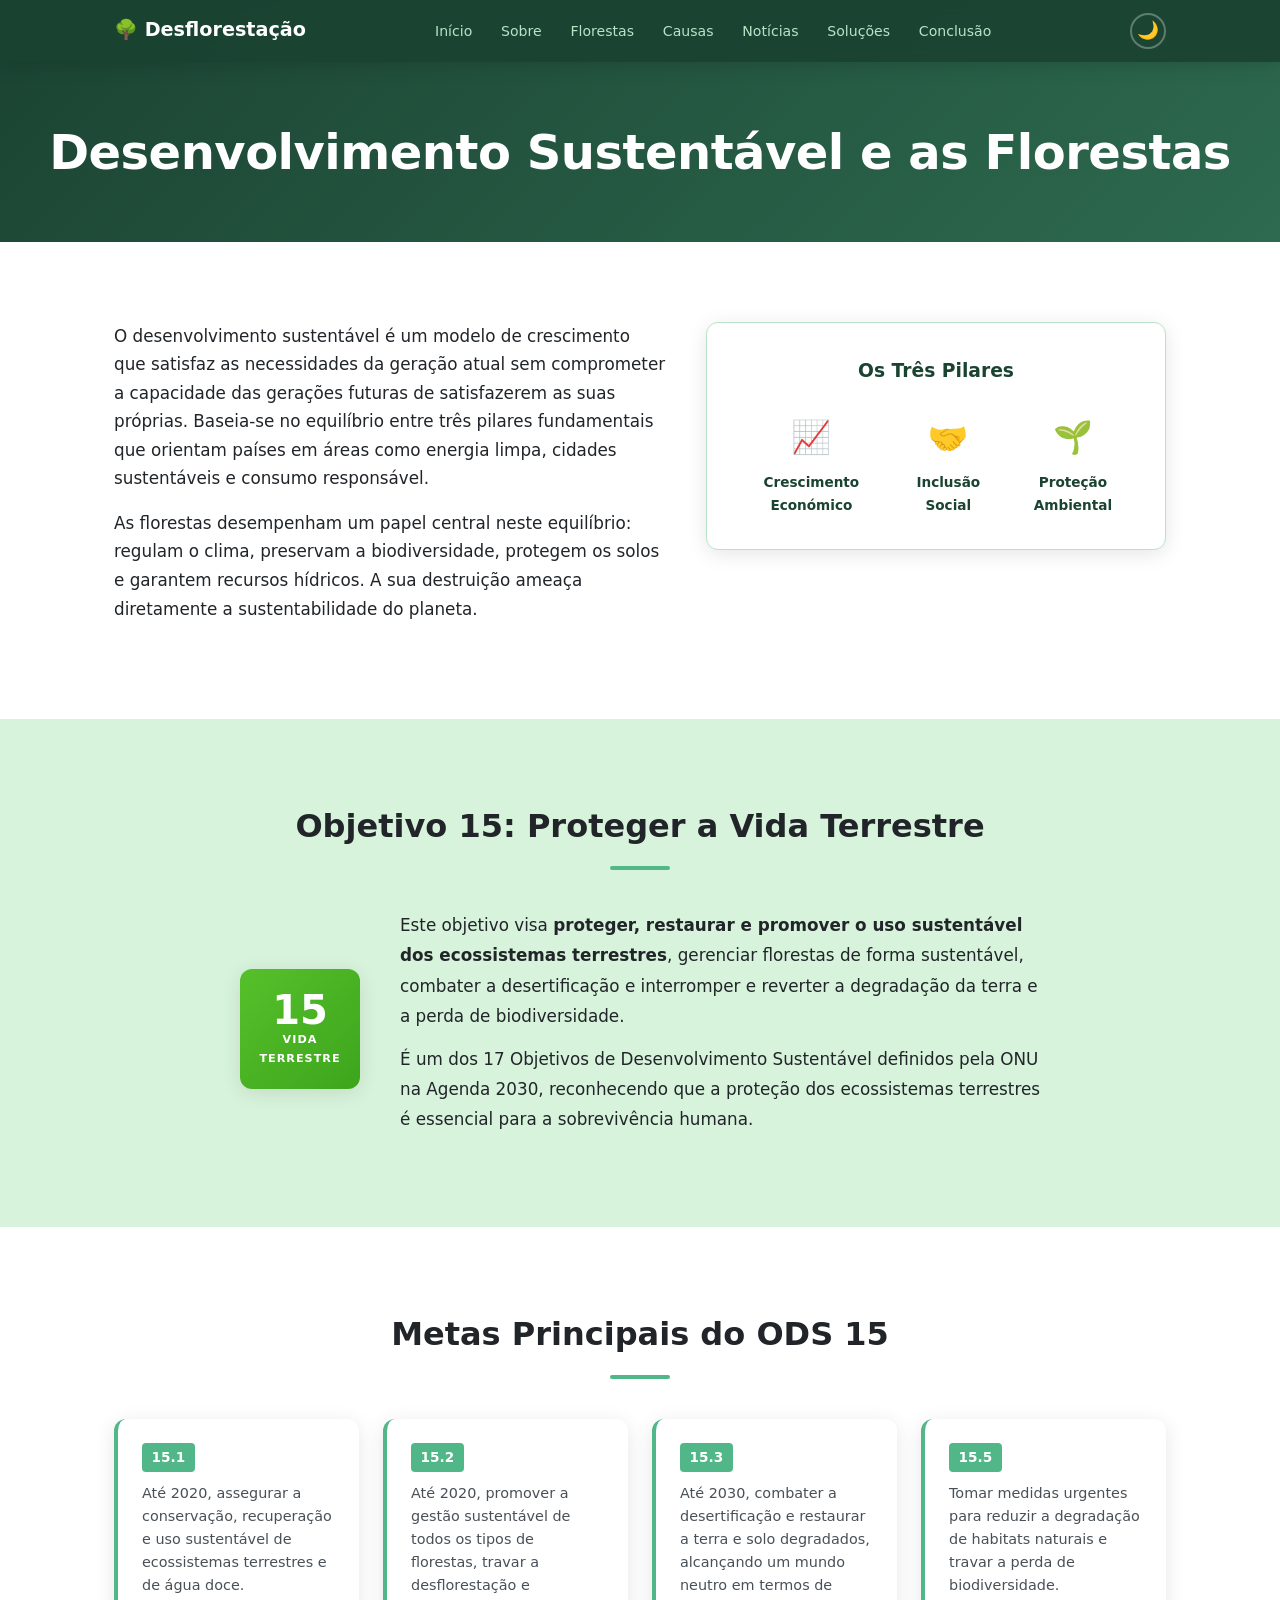
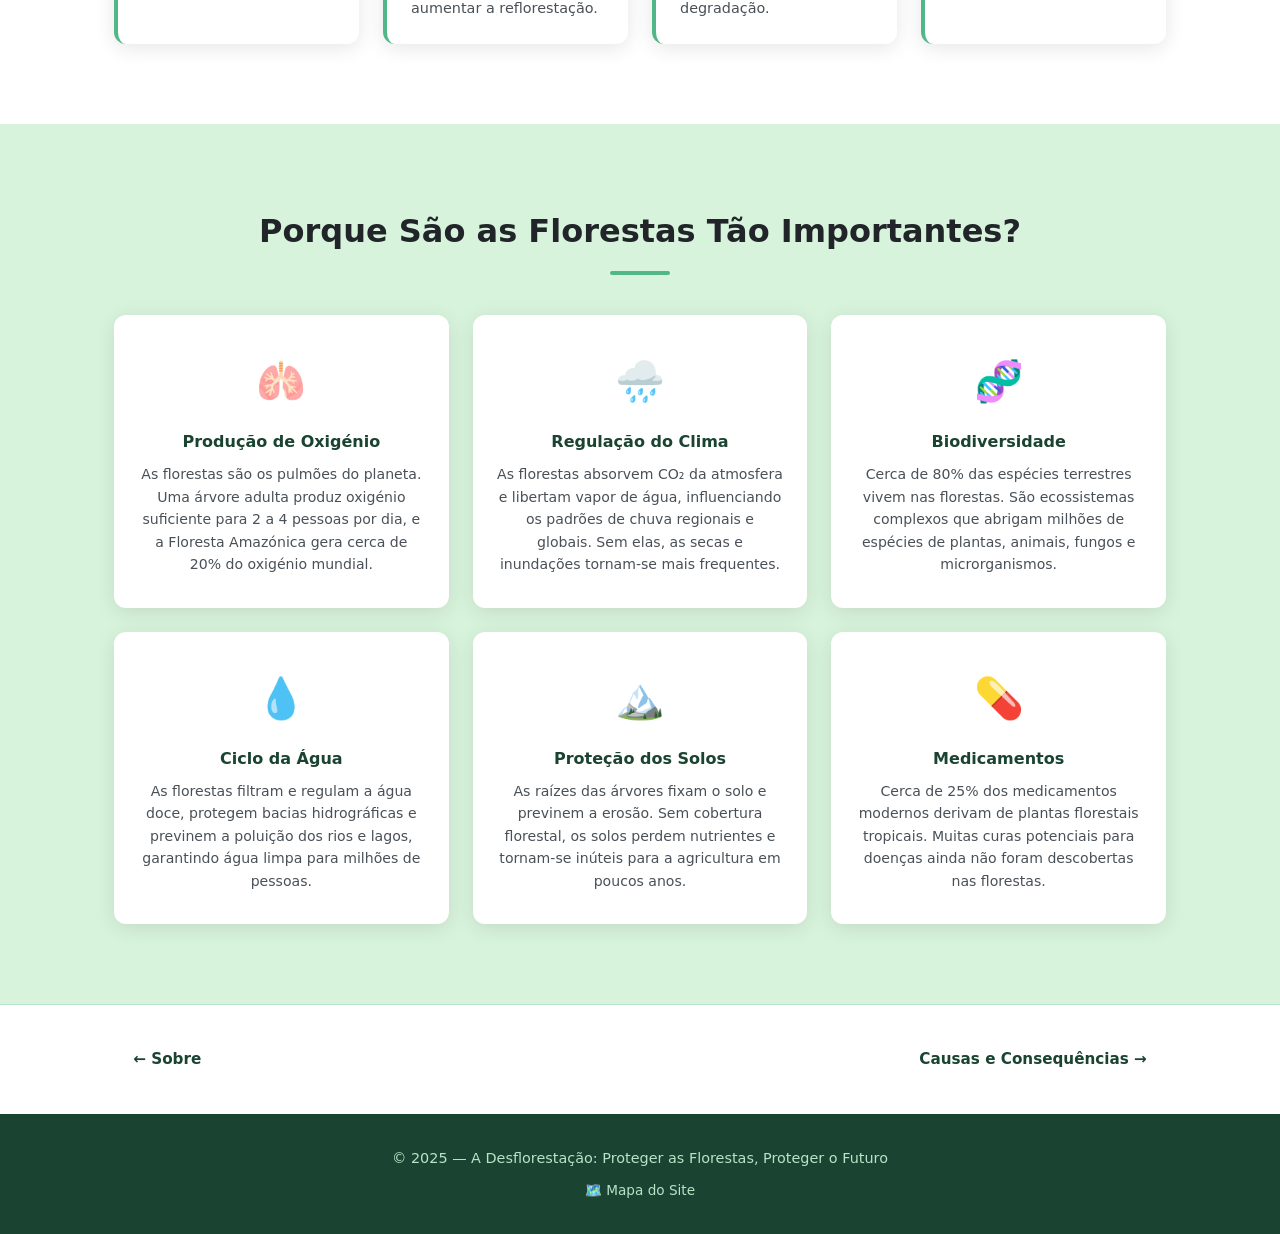
<file: pages/florestas.html>
<!DOCTYPE html>
<html lang="pt">
<head>
    <meta charset="UTF-8">
    <meta name="viewport" content="width=device-width, initial-scale=1.0">
    <meta name="description" content="Desenvolvimento sustentável, os três pilares e o ODS 15 — Proteger a Vida Terrestre.">
    <title>Florestas — A Desflorestação</title>
    <link rel="icon" href="data:image/svg+xml,<svg xmlns='http://www.w3.org/2000/svg' viewBox='0 0 100 100'><text y='.9em' font-size='90'>🌳</text></svg>">
    <link rel="stylesheet" href="../css/style.css">
</head>
<body>

    <!-- Loading Screen -->
    <div class="loader-screen">
        <div class="loader-tree">
            <div class="loader-trunk"></div>
            <div class="loader-leaves"></div>
        </div>
        <p class="loader-text">A CARREGAR...</p>
    </div>

    <nav id="navbar">
        <div class="nav-container">
            <a href="../index.html" class="nav-logo">🌳 Desflorestação</a>
            <button class="nav-toggle" aria-label="Menu">&#9776;</button>
            <ul class="nav-links">
                <li><a href="../index.html">Início</a></li>
                <li><a href="sobre.html">Sobre</a></li>
                <li><a href="florestas.html" class="active">Florestas</a></li>
                <li><a href="causas.html">Causas</a></li>
                <li><a href="noticias.html">Notícias</a></li>
                <li><a href="solucoes.html">Soluções</a></li>
                <li><a href="conclusao.html">Conclusão</a></li>
            </ul>
            <button class="dark-toggle" aria-label="Modo escuro">🌙</button>
        </div>
    </nav>

    <div class="page-header">
        <h1>Desenvolvimento Sustentável e as Florestas</h1>
    </div>

    <section class="section">
        <div class="container">
            <div class="about-grid">
                <div class="about-text">
                    <p>O desenvolvimento sustentável é um modelo de crescimento que satisfaz as necessidades da geração atual sem comprometer a capacidade das gerações futuras de satisfazerem as suas próprias. Baseia-se no equilíbrio entre três pilares fundamentais que orientam países em áreas como energia limpa, cidades sustentáveis e consumo responsável.</p>
                    <p>As florestas desempenham um papel central neste equilíbrio: regulam o clima, preservam a biodiversidade, protegem os solos e garantem recursos hídricos. A sua destruição ameaça diretamente a sustentabilidade do planeta.</p>
                </div>
                <div class="pillars-card">
                    <h3>Os Três Pilares</h3>
                    <div class="pillars">
                        <div class="pillar">
                            <span class="pillar-icon">📈</span>
                            <span class="pillar-name">Crescimento Económico</span>
                        </div>
                        <div class="pillar">
                            <span class="pillar-icon">🤝</span>
                            <span class="pillar-name">Inclusão Social</span>
                        </div>
                        <div class="pillar">
                            <span class="pillar-icon">🌱</span>
                            <span class="pillar-name">Proteção Ambiental</span>
                        </div>
                    </div>
                </div>
            </div>
        </div>
    </section>

    <section class="section section-dark">
        <div class="container">
            <h2 class="section-title">Objetivo 15: Proteger a Vida Terrestre</h2>
            <div class="ods-content">
                <div class="ods-badge">
                    <span class="ods-number">15</span>
                    <span class="ods-label">VIDA<br>TERRESTRE</span>
                </div>
                <div class="ods-text">
                    <p>Este objetivo visa <strong>proteger, restaurar e promover o uso sustentável dos ecossistemas terrestres</strong>, gerenciar florestas de forma sustentável, combater a desertificação e interromper e reverter a degradação da terra e a perda de biodiversidade.</p>
                    <p>É um dos 17 Objetivos de Desenvolvimento Sustentável definidos pela ONU na Agenda 2030, reconhecendo que a proteção dos ecossistemas terrestres é essencial para a sobrevivência humana.</p>
                </div>
            </div>
        </div>
    </section>

    <!-- Metas do ODS 15 -->
    <section class="section">
        <div class="container">
            <h2 class="section-title">Metas Principais do ODS 15</h2>
            <div class="targets-grid">
                <div class="target-card">
                    <span class="target-num">15.1</span>
                    <p>Até 2020, assegurar a conservação, recuperação e uso sustentável de ecossistemas terrestres e de água doce.</p>
                </div>
                <div class="target-card">
                    <span class="target-num">15.2</span>
                    <p>Até 2020, promover a gestão sustentável de todos os tipos de florestas, travar a desflorestação e aumentar a reflorestação.</p>
                </div>
                <div class="target-card">
                    <span class="target-num">15.3</span>
                    <p>Até 2030, combater a desertificação e restaurar a terra e solo degradados, alcançando um mundo neutro em termos de degradação.</p>
                </div>
                <div class="target-card">
                    <span class="target-num">15.5</span>
                    <p>Tomar medidas urgentes para reduzir a degradação de habitats naturais e travar a perda de biodiversidade.</p>
                </div>
            </div>
        </div>
    </section>

    <!-- Importância das Florestas -->
    <section class="section section-dark">
        <div class="container">
            <h2 class="section-title">Porque São as Florestas Tão Importantes?</h2>
            <div class="importance-grid">
                <div class="importance-item">
                    <div class="importance-icon">🫁</div>
                    <h3>Produção de Oxigénio</h3>
                    <p>As florestas são os pulmões do planeta. Uma árvore adulta produz oxigénio suficiente para 2 a 4 pessoas por dia, e a Floresta Amazónica gera cerca de 20% do oxigénio mundial.</p>
                </div>
                <div class="importance-item">
                    <div class="importance-icon">🌧️</div>
                    <h3>Regulação do Clima</h3>
                    <p>As florestas absorvem CO₂ da atmosfera e libertam vapor de água, influenciando os padrões de chuva regionais e globais. Sem elas, as secas e inundações tornam-se mais frequentes.</p>
                </div>
                <div class="importance-item">
                    <div class="importance-icon">🧬</div>
                    <h3>Biodiversidade</h3>
                    <p>Cerca de 80% das espécies terrestres vivem nas florestas. São ecossistemas complexos que abrigam milhões de espécies de plantas, animais, fungos e microrganismos.</p>
                </div>
                <div class="importance-item">
                    <div class="importance-icon">💧</div>
                    <h3>Ciclo da Água</h3>
                    <p>As florestas filtram e regulam a água doce, protegem bacias hidrográficas e previnem a poluição dos rios e lagos, garantindo água limpa para milhões de pessoas.</p>
                </div>
                <div class="importance-item">
                    <div class="importance-icon">🏔️</div>
                    <h3>Proteção dos Solos</h3>
                    <p>As raízes das árvores fixam o solo e previnem a erosão. Sem cobertura florestal, os solos perdem nutrientes e tornam-se inúteis para a agricultura em poucos anos.</p>
                </div>
                <div class="importance-item">
                    <div class="importance-icon">💊</div>
                    <h3>Medicamentos</h3>
                    <p>Cerca de 25% dos medicamentos modernos derivam de plantas florestais tropicais. Muitas curas potenciais para doenças ainda não foram descobertas nas florestas.</p>
                </div>
            </div>
        </div>
    </section>

    <div class="page-nav">
        <div class="container">
            <a href="sobre.html" class="page-nav-link prev">← Sobre</a>
            <a href="causas.html" class="page-nav-link next">Causas e Consequências →</a>
        </div>
    </div>

    <footer>
        <div class="container">
            <p>&copy; 2025 — A Desflorestação: Proteger as Florestas, Proteger o Futuro</p>
            <p style="margin-top:.5rem;font-size:.85rem;"><a href="../sitemap.html" style="color:var(--green-pale);text-decoration:none;">🗺️ Mapa do Site</a></p>
        </div>
    </footer>

    <!-- Back to Top -->
    <button class="back-to-top" aria-label="Voltar ao topo">↑</button>

    <script src="../js/script.js"></script>
</body>
</html>
</file>
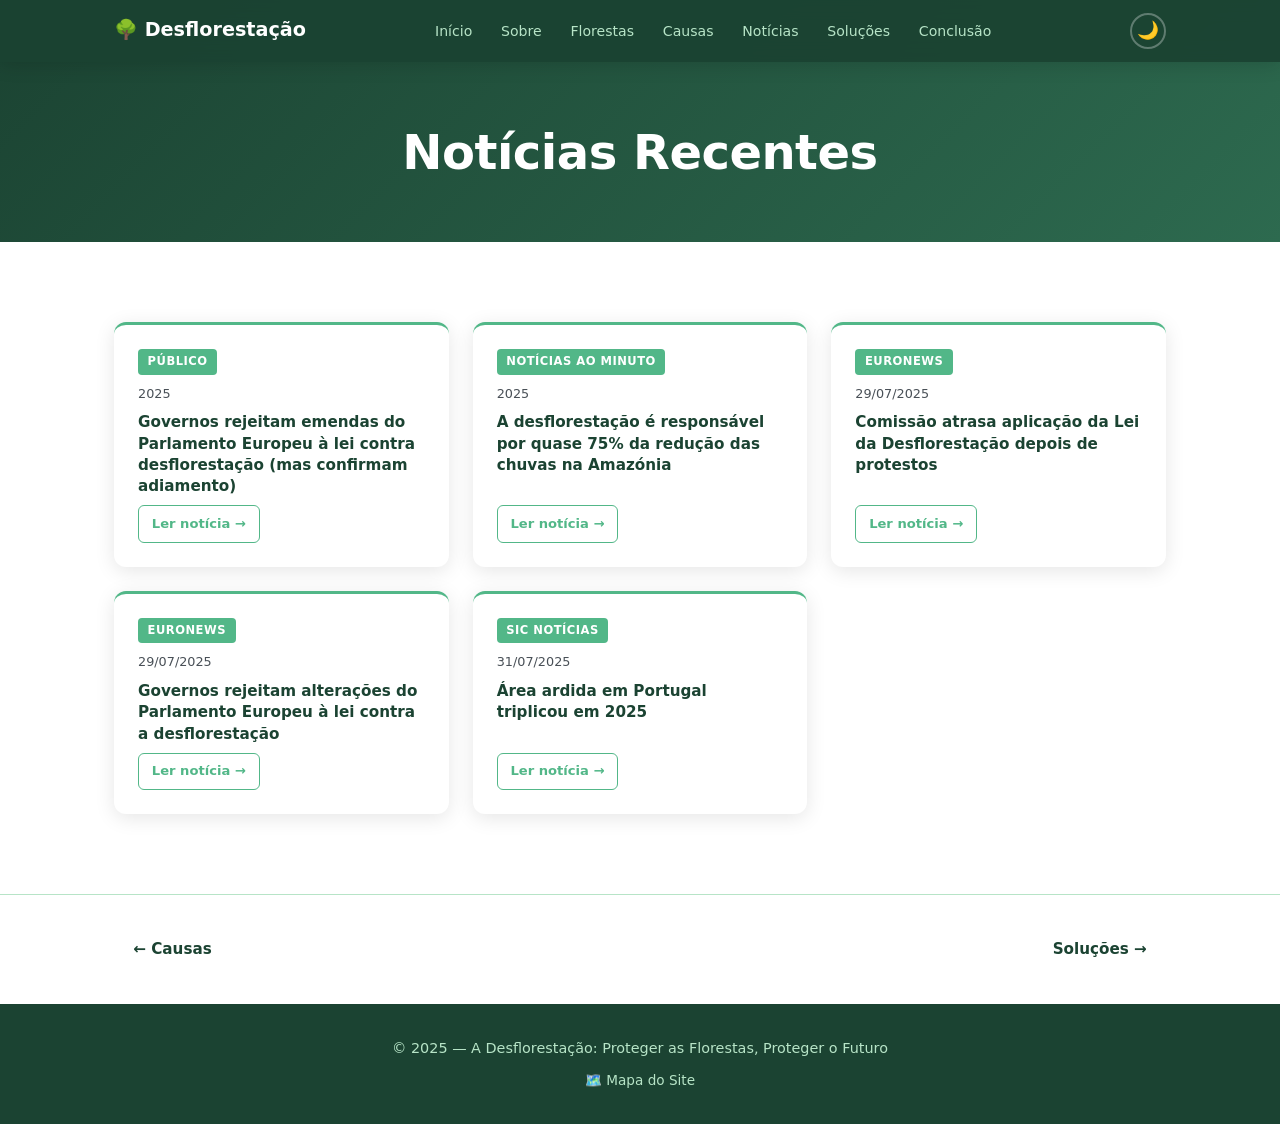
<file: pages/noticias.html>
<!DOCTYPE html>
<html lang="pt">
<head>
    <meta charset="UTF-8">
    <meta name="viewport" content="width=device-width, initial-scale=1.0">
    <meta name="description" content="Notícias recentes sobre desflorestação na Europa, Amazónia e Portugal.">
    <title>Notícias — A Desflorestação</title>
    <link rel="icon" href="data:image/svg+xml,<svg xmlns='http://www.w3.org/2000/svg' viewBox='0 0 100 100'><text y='.9em' font-size='90'>🌳</text></svg>">
    <link rel="stylesheet" href="../css/style.css">
</head>
<body>

    <!-- Loading Screen -->
    <div class="loader-screen">
        <div class="loader-tree">
            <div class="loader-trunk"></div>
            <div class="loader-leaves"></div>
        </div>
        <p class="loader-text">A CARREGAR...</p>
    </div>

    <nav id="navbar">
        <div class="nav-container">
            <a href="../index.html" class="nav-logo">🌳 Desflorestação</a>
            <button class="nav-toggle" aria-label="Menu">&#9776;</button>
            <ul class="nav-links">
                <li><a href="../index.html">Início</a></li>
                <li><a href="sobre.html">Sobre</a></li>
                <li><a href="florestas.html">Florestas</a></li>
                <li><a href="causas.html">Causas</a></li>
                <li><a href="noticias.html" class="active">Notícias</a></li>
                <li><a href="solucoes.html">Soluções</a></li>
                <li><a href="conclusao.html">Conclusão</a></li>
            </ul>
            <button class="dark-toggle" aria-label="Modo escuro">🌙</button>
        </div>
    </nav>

    <div class="page-header">
        <h1>Notícias Recentes</h1>
    </div>

    <section class="section">
        <div class="container">
            <div class="news-grid">
                <article class="news-card">
                    <span class="news-source">Público</span>
                    <span class="news-date">2025</span>
                    <h3>Governos rejeitam emendas do Parlamento Europeu à lei contra desflorestação (mas confirmam adiamento)</h3>
                    <a href="https://www.publico.pt/2025/03/03/azul/noticia/governos-rejeitam-emendas-parlamento-europeu-lei-desflorestacao-confirmam-adiamento-2123816" target="_blank" rel="noopener noreferrer" class="news-link">Ler notícia →</a>
                </article>
                <article class="news-card">
                    <span class="news-source">Notícias ao Minuto</span>
                    <span class="news-date">2025</span>
                    <h3>A desflorestação é responsável por quase 75% da redução das chuvas na Amazónia</h3>
                    <a href="https://www.noticiasaominuto.com/mundo/2708161/a-desflorestacao-e-responsavel-por-quase-75-da-reducao-das-chuvas-na-amazonia" target="_blank" rel="noopener noreferrer" class="news-link">Ler notícia →</a>
                </article>
                <article class="news-card">
                    <span class="news-source">Euronews</span>
                    <span class="news-date">29/07/2025</span>
                    <h3>Comissão atrasa aplicação da Lei da Desflorestação depois de protestos</h3>
                    <a href="https://pt.euronews.com/green/2025/07/29/comissao-atrasa-aplicacao-da-lei-da-desflorestacao-depois-de-protestos" target="_blank" rel="noopener noreferrer" class="news-link">Ler notícia →</a>
                </article>
                <article class="news-card">
                    <span class="news-source">Euronews</span>
                    <span class="news-date">29/07/2025</span>
                    <h3>Governos rejeitam alterações do Parlamento Europeu à lei contra a desflorestação</h3>
                    <a href="https://pt.euronews.com/green/2025/07/29/governos-rejeitam-alteracoes-do-parlamento-europeu-a-lei-contra-a-desflorestacao" target="_blank" rel="noopener noreferrer" class="news-link">Ler notícia →</a>
                </article>
                <article class="news-card">
                    <span class="news-source">SIC Notícias</span>
                    <span class="news-date">31/07/2025</span>
                    <h3>Área ardida em Portugal triplicou em 2025</h3>
                    <a href="https://sicnoticias.pt/pais/2025-07-31-area-ardida-em-portugal-triplicou-em-2025" target="_blank" rel="noopener noreferrer" class="news-link">Ler notícia →</a>
                </article>
            </div>
        </div>
    </section>

    <div class="page-nav">
        <div class="container">
            <a href="causas.html" class="page-nav-link prev">← Causas</a>
            <a href="solucoes.html" class="page-nav-link next">Soluções →</a>
        </div>
    </div>

    <footer>
        <div class="container">
            <p>&copy; 2025 — A Desflorestação: Proteger as Florestas, Proteger o Futuro</p>
            <p style="margin-top:.5rem;font-size:.85rem;"><a href="../sitemap.html" style="color:var(--green-pale);text-decoration:none;">🗺️ Mapa do Site</a></p>
        </div>
    </footer>

    <!-- Back to Top -->
    <button class="back-to-top" aria-label="Voltar ao topo">↑</button>

    <script src="../js/script.js"></script>
</body>
</html>
</file>
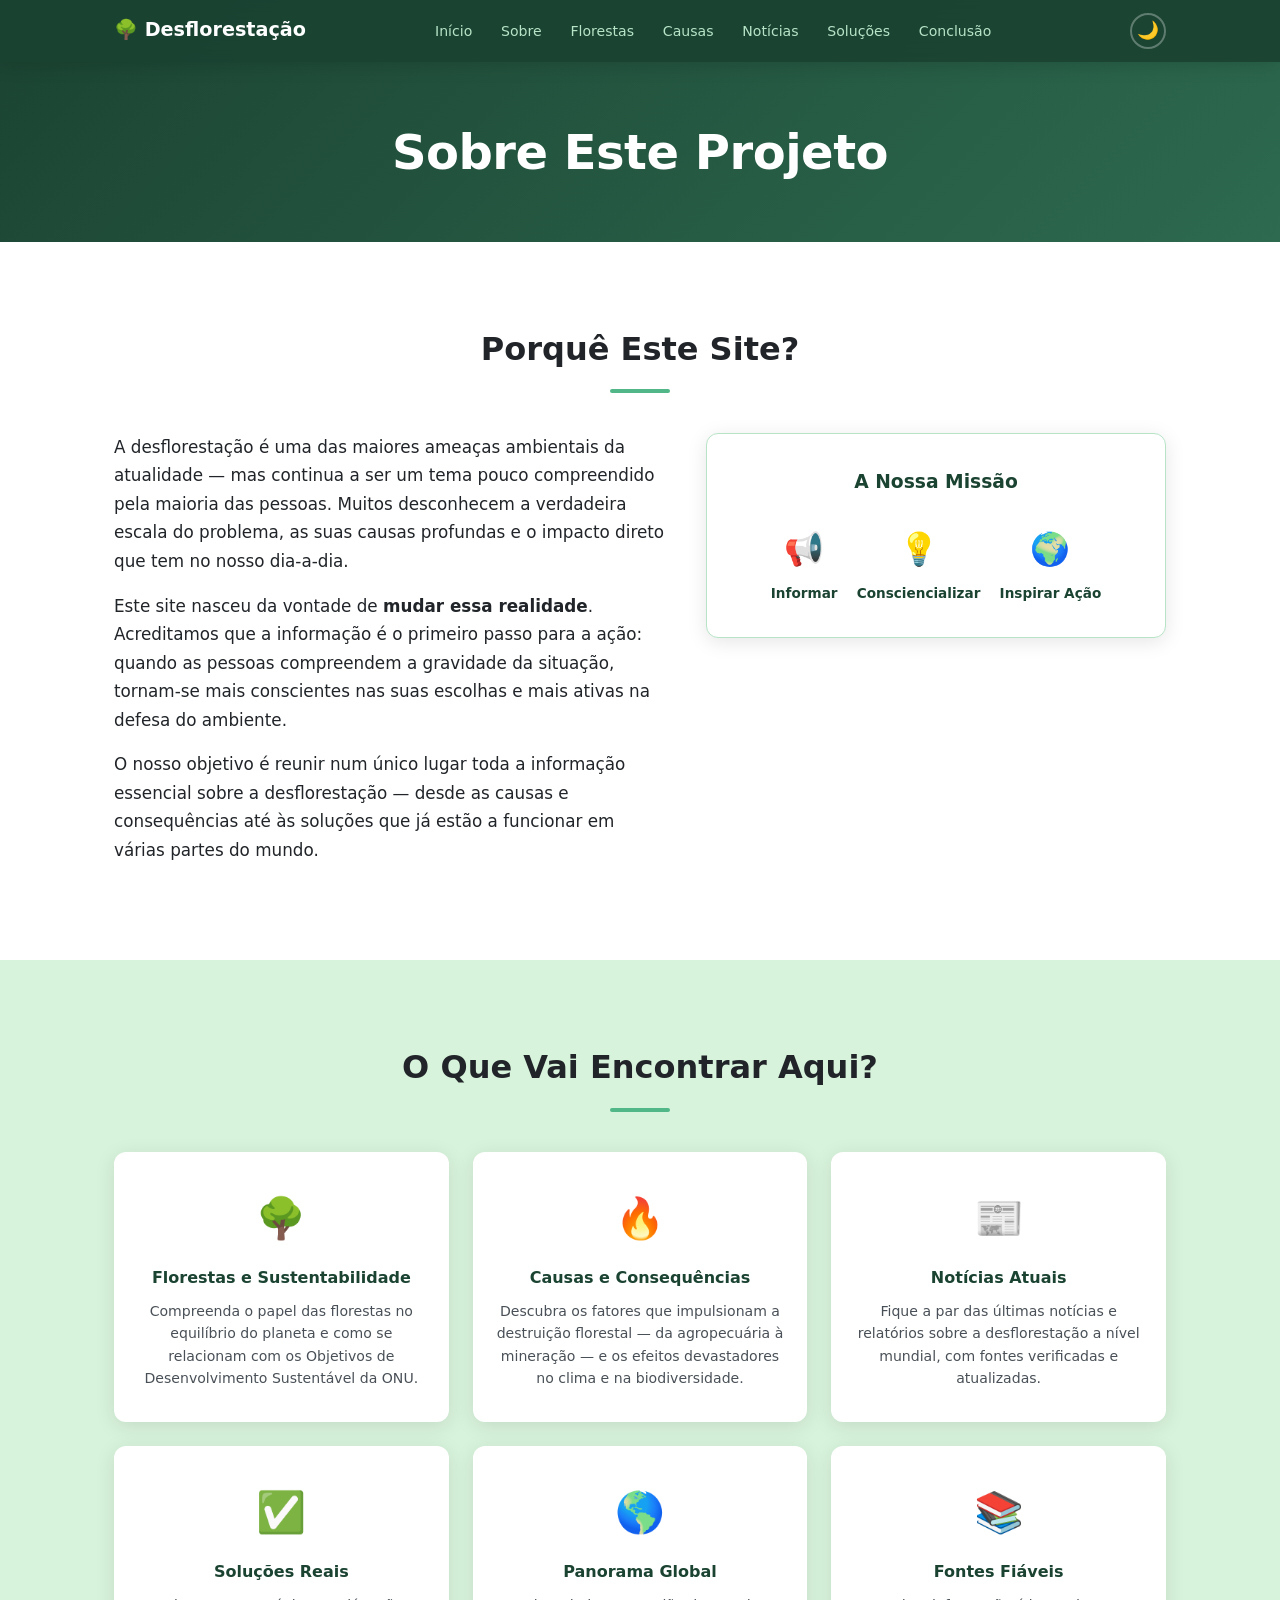
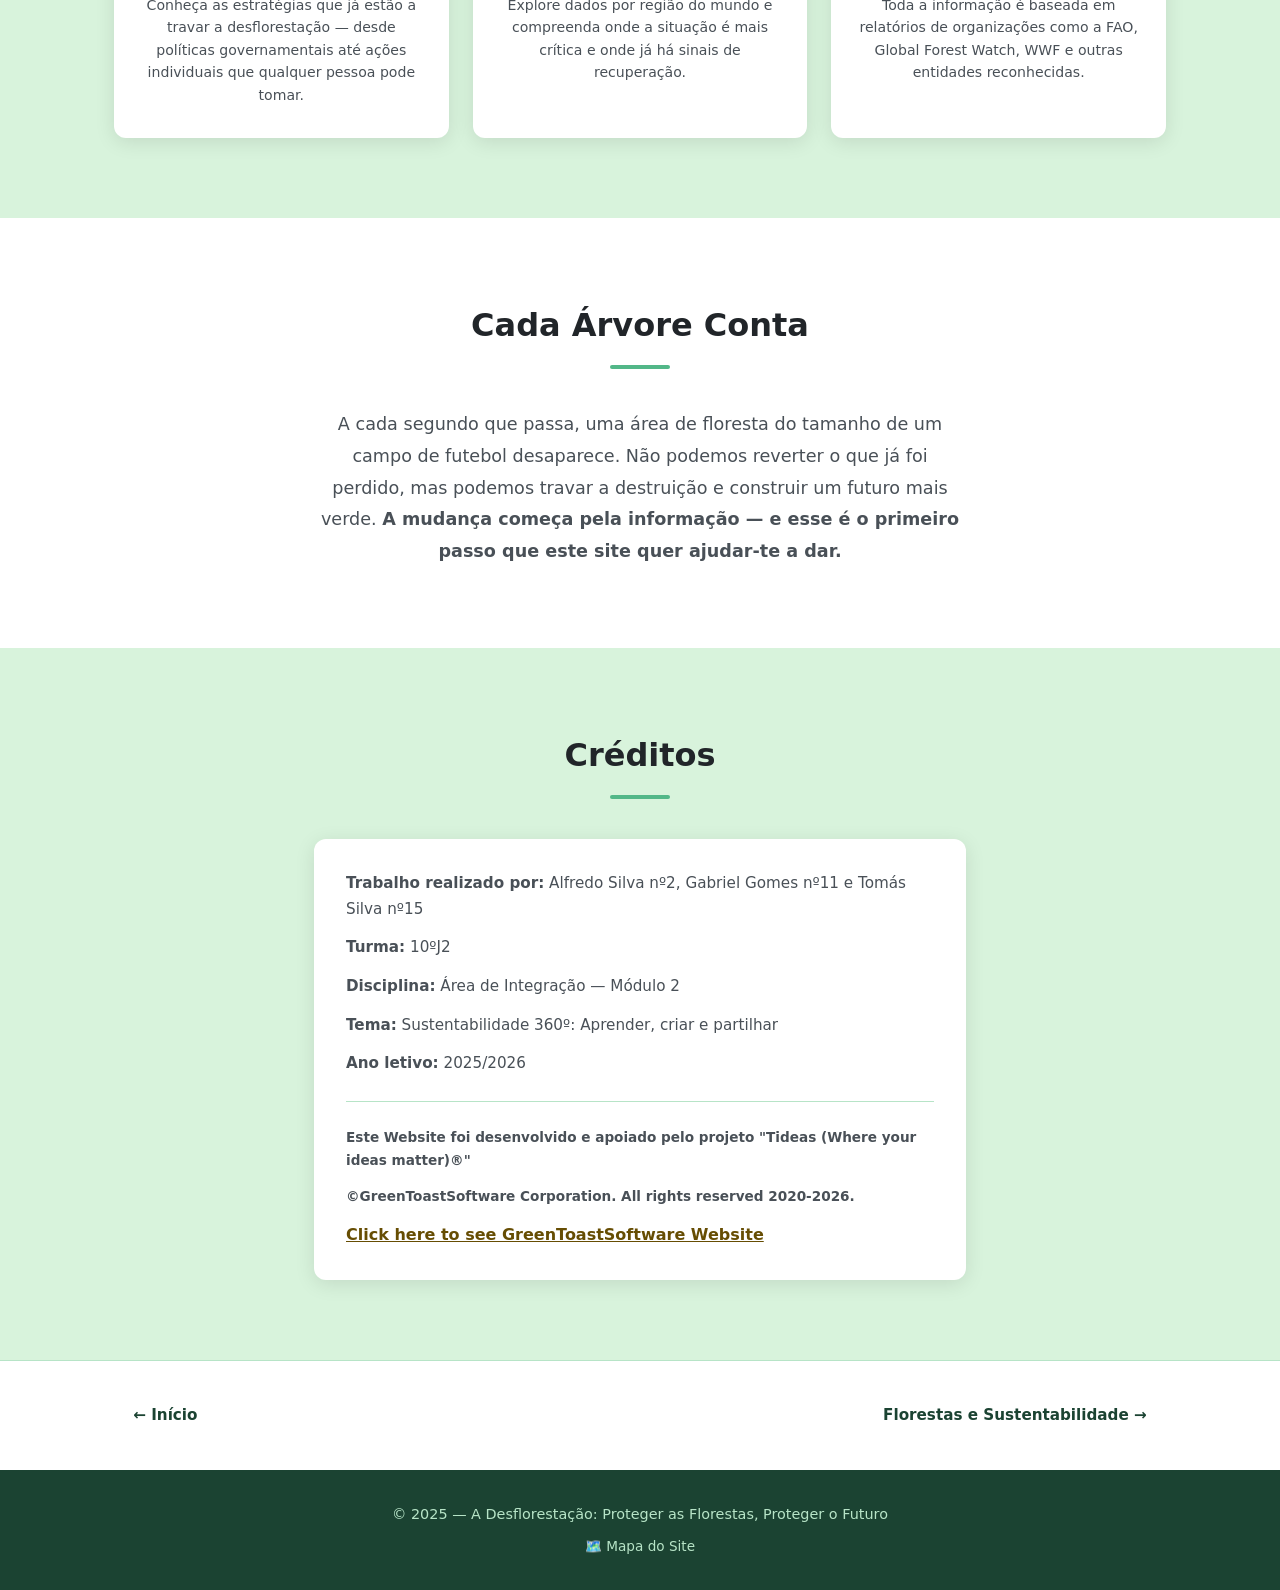
<file: pages/sobre.html>
<!DOCTYPE html>
<html lang="pt">
<head>
    <meta charset="UTF-8">
    <meta name="viewport" content="width=device-width, initial-scale=1.0">
    <meta name="description" content="Descubra porque criámos este site sobre a desflorestação e qual a nossa missão.">
    <title>Sobre — A Desflorestação</title>
    <link rel="icon" href="data:image/svg+xml,<svg xmlns='http://www.w3.org/2000/svg' viewBox='0 0 100 100'><text y='.9em' font-size='90'>🌳</text></svg>">
    <link rel="stylesheet" href="../css/style.css">
</head>
<body>

    <!-- Loading Screen -->
    <div class="loader-screen">
        <div class="loader-tree">
            <div class="loader-trunk"></div>
            <div class="loader-leaves"></div>
        </div>
        <p class="loader-text">A CARREGAR...</p>
    </div>

    <nav id="navbar">
        <div class="nav-container">
            <a href="../index.html" class="nav-logo">🌳 Desflorestação</a>
            <button class="nav-toggle" aria-label="Menu">&#9776;</button>
            <ul class="nav-links">
                <li><a href="../index.html">Início</a></li>
                <li><a href="sobre.html" class="active">Sobre</a></li>
                <li><a href="florestas.html">Florestas</a></li>
                <li><a href="causas.html">Causas</a></li>
                <li><a href="noticias.html">Notícias</a></li>
                <li><a href="solucoes.html">Soluções</a></li>
                <li><a href="conclusao.html">Conclusão</a></li>
            </ul>
            <button class="dark-toggle" aria-label="Modo escuro">🌙</button>
        </div>
    </nav>

    <div class="page-header">
        <h1>Sobre Este Projeto</h1>
    </div>

    <!-- Porquê este site? -->
    <section class="section">
        <div class="container">
            <h2 class="section-title">Porquê Este Site?</h2>
            <div class="about-grid">
                <div class="about-text">
                    <p>A desflorestação é uma das maiores ameaças ambientais da atualidade — mas continua a ser um tema pouco compreendido pela maioria das pessoas. Muitos desconhecem a verdadeira escala do problema, as suas causas profundas e o impacto direto que tem no nosso dia-a-dia.</p>
                    <p>Este site nasceu da vontade de <strong>mudar essa realidade</strong>. Acreditamos que a informação é o primeiro passo para a ação: quando as pessoas compreendem a gravidade da situação, tornam-se mais conscientes nas suas escolhas e mais ativas na defesa do ambiente.</p>
                    <p>O nosso objetivo é reunir num único lugar toda a informação essencial sobre a desflorestação — desde as causas e consequências até às soluções que já estão a funcionar em várias partes do mundo.</p>
                </div>
                <div class="pillars-card">
                    <h3>A Nossa Missão</h3>
                    <div class="pillars">
                        <div class="pillar">
                            <span class="pillar-icon">📢</span>
                            <span class="pillar-name">Informar</span>
                        </div>
                        <div class="pillar">
                            <span class="pillar-icon">💡</span>
                            <span class="pillar-name">Consciencializar</span>
                        </div>
                        <div class="pillar">
                            <span class="pillar-icon">🌍</span>
                            <span class="pillar-name">Inspirar Ação</span>
                        </div>
                    </div>
                </div>
            </div>
        </div>
    </section>

    <!-- O que vai encontrar -->
    <section class="section section-dark">
        <div class="container">
            <h2 class="section-title">O Que Vai Encontrar Aqui?</h2>
            <div class="importance-grid">
                <div class="importance-item">
                    <div class="importance-icon">🌳</div>
                    <h3>Florestas e Sustentabilidade</h3>
                    <p>Compreenda o papel das florestas no equilíbrio do planeta e como se relacionam com os Objetivos de Desenvolvimento Sustentável da ONU.</p>
                </div>
                <div class="importance-item">
                    <div class="importance-icon">🔥</div>
                    <h3>Causas e Consequências</h3>
                    <p>Descubra os fatores que impulsionam a destruição florestal — da agropecuária à mineração — e os efeitos devastadores no clima e na biodiversidade.</p>
                </div>
                <div class="importance-item">
                    <div class="importance-icon">📰</div>
                    <h3>Notícias Atuais</h3>
                    <p>Fique a par das últimas notícias e relatórios sobre a desflorestação a nível mundial, com fontes verificadas e atualizadas.</p>
                </div>
                <div class="importance-item">
                    <div class="importance-icon">✅</div>
                    <h3>Soluções Reais</h3>
                    <p>Conheça as estratégias que já estão a travar a desflorestação — desde políticas governamentais até ações individuais que qualquer pessoa pode tomar.</p>
                </div>
                <div class="importance-item">
                    <div class="importance-icon">🌎</div>
                    <h3>Panorama Global</h3>
                    <p>Explore dados por região do mundo e compreenda onde a situação é mais crítica e onde já há sinais de recuperação.</p>
                </div>
                <div class="importance-item">
                    <div class="importance-icon">📚</div>
                    <h3>Fontes Fiáveis</h3>
                    <p>Toda a informação é baseada em relatórios de organizações como a FAO, Global Forest Watch, WWF e outras entidades reconhecidas.</p>
                </div>
            </div>
        </div>
    </section>

    <!-- Mensagem final -->
    <section class="section">
        <div class="container" style="text-align:center; max-width:700px;">
            <h2 class="section-title">Cada Árvore Conta</h2>
            <p style="font-size:1.1rem; line-height:1.8; color:var(--text-light);">A cada segundo que passa, uma área de floresta do tamanho de um campo de futebol desaparece. Não podemos reverter o que já foi perdido, mas podemos travar a destruição e construir um futuro mais verde. <strong>A mudança começa pela informação — e esse é o primeiro passo que este site quer ajudar-te a dar.</strong></p>
        </div>
    </section>

    <!-- Créditos -->
    <section class="section section-dark">
        <div class="container" style="max-width:700px;">
            <h2 class="section-title">Créditos</h2>
            <div style="background:var(--white); border-radius:var(--radius); padding:2rem; box-shadow:var(--shadow);">
                <ul style="list-style:none; padding:0; margin:0; display:flex; flex-direction:column; gap:.8rem; font-size:.95rem; color:var(--text-light);">
                    <li><strong>Trabalho realizado por:</strong> Alfredo Silva nº2, Gabriel Gomes nº11 e Tomás Silva nº15</li>
                    <li><strong>Turma:</strong> 10ºJ2</li>
                    <li><strong>Disciplina:</strong> Área de Integração — Módulo 2</li>
                    <li><strong>Tema:</strong> Sustentabilidade 360º: Aprender, criar e partilhar</li>
                    <li><strong>Ano letivo:</strong> 2025/2026</li>
                </ul>
                <hr style="margin:1.5rem 0; border:none; border-top:1px solid var(--green-pale);">
                <p style="font-size:.85rem; color:var(--text-light); margin-bottom:.8rem;"><strong>Este Website foi desenvolvido e apoiado pelo projeto "Tideas (Where your ideas matter)®"</strong></p>
                <p style="font-size:.85rem; color:var(--text-light); margin-bottom:.8rem;"><strong>©GreenToastSoftware Corporation. All rights reserved 2020-2026.</strong></p>
                <a href="https://greentoastsoftware.github.io/" style="color: #664d03; font-weight: 600; text-decoration: underline;">Click here to see GreenToastSoftware Website</a>
            </div>
        </div>
    </section>

    <div class="page-nav">
        <div class="container">
            <a href="../index.html" class="page-nav-link prev">← Início</a>
            <a href="florestas.html" class="page-nav-link next">Florestas e Sustentabilidade →</a>
        </div>
    </div>

    <footer>
        <div class="container">
            <p>&copy; 2025 — A Desflorestação: Proteger as Florestas, Proteger o Futuro</p>
            <p style="margin-top:.5rem;font-size:.85rem;"><a href="../sitemap.html" style="color:var(--green-pale);text-decoration:none;">🗺️ Mapa do Site</a></p>
        </div>
    </footer>

    <!-- Back to Top -->
    <button class="back-to-top" aria-label="Voltar ao topo">↑</button>

    <script src="../js/script.js"></script>
</body>
</html>
</file>
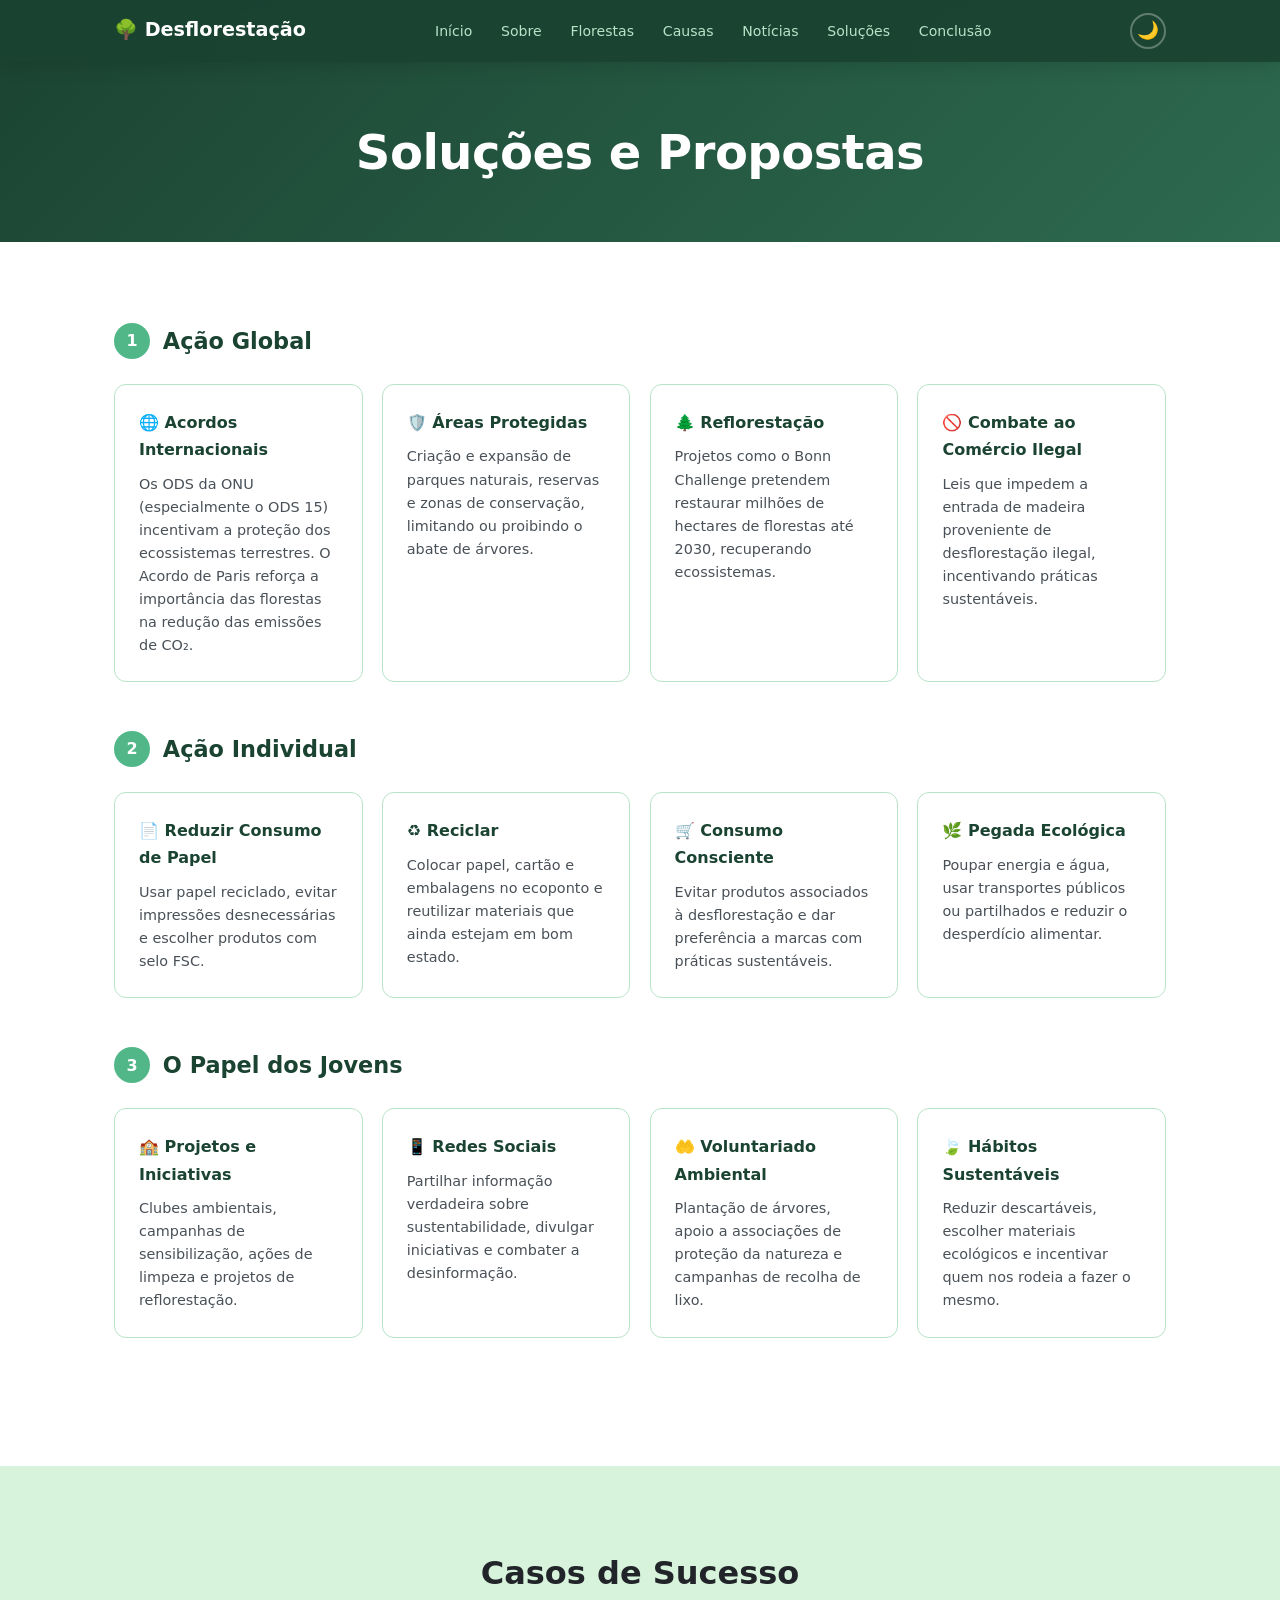
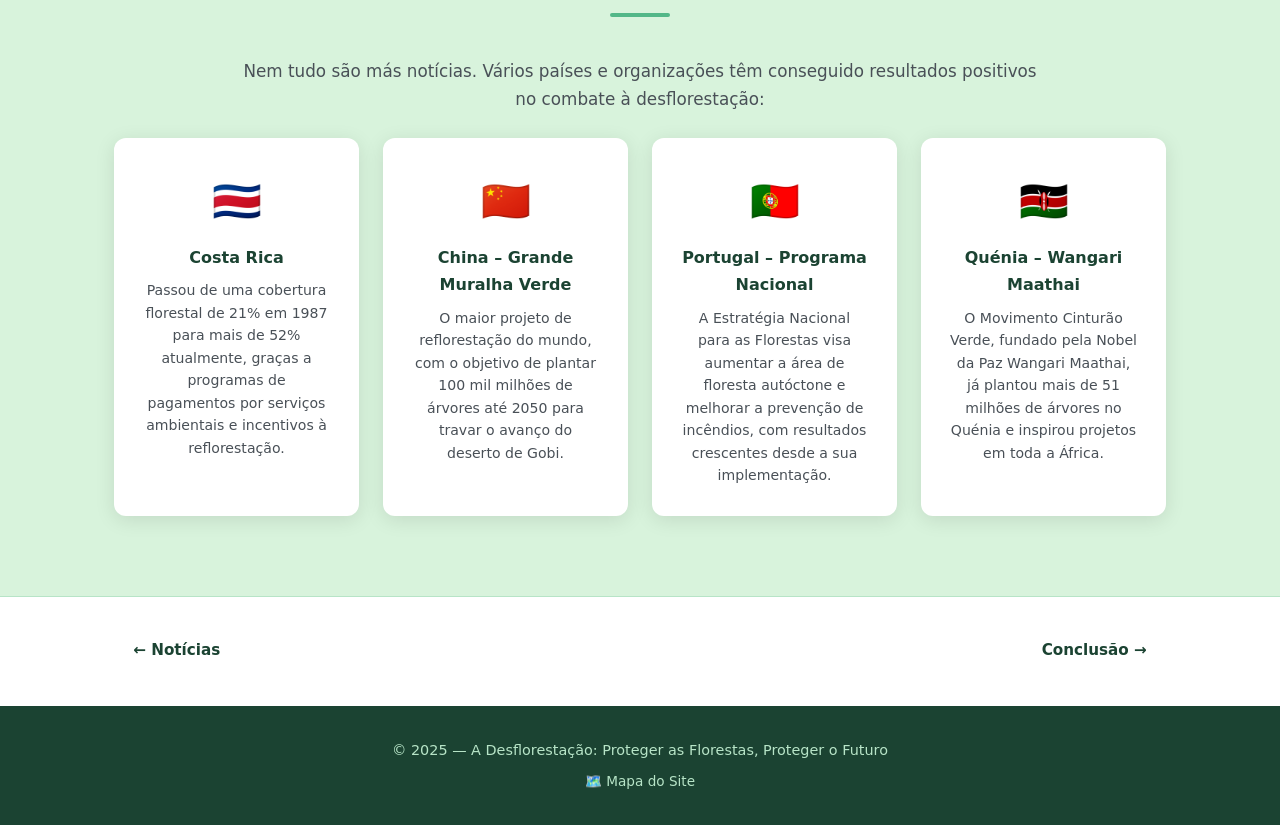
<file: pages/solucoes.html>
<!DOCTYPE html>
<html lang="pt">
<head>
    <meta charset="UTF-8">
    <meta name="viewport" content="width=device-width, initial-scale=1.0">
    <meta name="description" content="Soluções globais, individuais e o papel dos jovens no combate à desflorestação.">
    <title>Soluções — A Desflorestação</title>
    <link rel="icon" href="data:image/svg+xml,<svg xmlns='http://www.w3.org/2000/svg' viewBox='0 0 100 100'><text y='.9em' font-size='90'>🌳</text></svg>">
    <link rel="stylesheet" href="../css/style.css">
</head>
<body>

    <!-- Loading Screen -->
    <div class="loader-screen">
        <div class="loader-tree">
            <div class="loader-trunk"></div>
            <div class="loader-leaves"></div>
        </div>
        <p class="loader-text">A CARREGAR...</p>
    </div>

    <nav id="navbar">
        <div class="nav-container">
            <a href="../index.html" class="nav-logo">🌳 Desflorestação</a>
            <button class="nav-toggle" aria-label="Menu">&#9776;</button>
            <ul class="nav-links">
                <li><a href="../index.html">Início</a></li>
                <li><a href="sobre.html">Sobre</a></li>
                <li><a href="florestas.html">Florestas</a></li>
                <li><a href="causas.html">Causas</a></li>
                <li><a href="noticias.html">Notícias</a></li>
                <li><a href="solucoes.html" class="active">Soluções</a></li>
                <li><a href="conclusao.html">Conclusão</a></li>
            </ul>
            <button class="dark-toggle" aria-label="Modo escuro">🌙</button>
        </div>
    </nav>

    <div class="page-header">
        <h1>Soluções e Propostas</h1>
    </div>

    <section class="section">
        <div class="container">
            <div class="solution-block">
                <h3 class="solution-heading"><span class="sol-num">1</span> Ação Global</h3>
                <div class="solution-cards">
                    <div class="sol-card">
                        <h4>🌐 Acordos Internacionais</h4>
                        <p>Os ODS da ONU (especialmente o ODS 15) incentivam a proteção dos ecossistemas terrestres. O Acordo de Paris reforça a importância das florestas na redução das emissões de CO₂.</p>
                    </div>
                    <div class="sol-card">
                        <h4>🛡️ Áreas Protegidas</h4>
                        <p>Criação e expansão de parques naturais, reservas e zonas de conservação, limitando ou proibindo o abate de árvores.</p>
                    </div>
                    <div class="sol-card">
                        <h4>🌲 Reflorestação</h4>
                        <p>Projetos como o Bonn Challenge pretendem restaurar milhões de hectares de florestas até 2030, recuperando ecossistemas.</p>
                    </div>
                    <div class="sol-card">
                        <h4>🚫 Combate ao Comércio Ilegal</h4>
                        <p>Leis que impedem a entrada de madeira proveniente de desflorestação ilegal, incentivando práticas sustentáveis.</p>
                    </div>
                </div>
            </div>

            <div class="solution-block">
                <h3 class="solution-heading"><span class="sol-num">2</span> Ação Individual</h3>
                <div class="solution-cards">
                    <div class="sol-card">
                        <h4>📄 Reduzir Consumo de Papel</h4>
                        <p>Usar papel reciclado, evitar impressões desnecessárias e escolher produtos com selo FSC.</p>
                    </div>
                    <div class="sol-card">
                        <h4>♻️ Reciclar</h4>
                        <p>Colocar papel, cartão e embalagens no ecoponto e reutilizar materiais que ainda estejam em bom estado.</p>
                    </div>
                    <div class="sol-card">
                        <h4>🛒 Consumo Consciente</h4>
                        <p>Evitar produtos associados à desflorestação e dar preferência a marcas com práticas sustentáveis.</p>
                    </div>
                    <div class="sol-card">
                        <h4>🌿 Pegada Ecológica</h4>
                        <p>Poupar energia e água, usar transportes públicos ou partilhados e reduzir o desperdício alimentar.</p>
                    </div>
                </div>
            </div>

            <div class="solution-block">
                <h3 class="solution-heading"><span class="sol-num">3</span> O Papel dos Jovens</h3>
                <div class="solution-cards">
                    <div class="sol-card">
                        <h4>🏫 Projetos e Iniciativas</h4>
                        <p>Clubes ambientais, campanhas de sensibilização, ações de limpeza e projetos de reflorestação.</p>
                    </div>
                    <div class="sol-card">
                        <h4>📱 Redes Sociais</h4>
                        <p>Partilhar informação verdadeira sobre sustentabilidade, divulgar iniciativas e combater a desinformação.</p>
                    </div>
                    <div class="sol-card">
                        <h4>🤲 Voluntariado Ambiental</h4>
                        <p>Plantação de árvores, apoio a associações de proteção da natureza e campanhas de recolha de lixo.</p>
                    </div>
                    <div class="sol-card">
                        <h4>🍃 Hábitos Sustentáveis</h4>
                        <p>Reduzir descartáveis, escolher materiais ecológicos e incentivar quem nos rodeia a fazer o mesmo.</p>
                    </div>
                </div>
            </div>
        </div>
    </section>

    <!-- Casos de Sucesso -->
    <section class="section section-dark">
        <div class="container">
            <h2 class="section-title">Casos de Sucesso</h2>
            <p class="section-intro">Nem tudo são más notícias. Vários países e organizações têm conseguido resultados positivos no combate à desflorestação:</p>
            <div class="success-grid">
                <div class="success-card">
                    <div class="success-flag">🇨🇷</div>
                    <h3>Costa Rica</h3>
                    <p>Passou de uma cobertura florestal de 21% em 1987 para mais de 52% atualmente, graças a programas de pagamentos por serviços ambientais e incentivos à reflorestação.</p>
                </div>
                <div class="success-card">
                    <div class="success-flag">🇨🇳</div>
                    <h3>China – Grande Muralha Verde</h3>
                    <p>O maior projeto de reflorestação do mundo, com o objetivo de plantar 100 mil milhões de árvores até 2050 para travar o avanço do deserto de Gobi.</p>
                </div>
                <div class="success-card">
                    <div class="success-flag">🇵🇹</div>
                    <h3>Portugal – Programa Nacional</h3>
                    <p>A Estratégia Nacional para as Florestas visa aumentar a área de floresta autóctone e melhorar a prevenção de incêndios, com resultados crescentes desde a sua implementação.</p>
                </div>
                <div class="success-card">
                    <div class="success-flag">🇰🇪</div>
                    <h3>Quénia – Wangari Maathai</h3>
                    <p>O Movimento Cinturão Verde, fundado pela Nobel da Paz Wangari Maathai, já plantou mais de 51 milhões de árvores no Quénia e inspirou projetos em toda a África.</p>
                </div>
            </div>
        </div>
    </section>

    <div class="page-nav">
        <div class="container">
            <a href="noticias.html" class="page-nav-link prev">← Notícias</a>
            <a href="conclusao.html" class="page-nav-link next">Conclusão →</a>
        </div>
    </div>

    <footer>
        <div class="container">
            <p>&copy; 2025 — A Desflorestação: Proteger as Florestas, Proteger o Futuro</p>
            <p style="margin-top:.5rem;font-size:.85rem;"><a href="../sitemap.html" style="color:var(--green-pale);text-decoration:none;">🗺️ Mapa do Site</a></p>
        </div>
    </footer>

    <!-- Back to Top -->
    <button class="back-to-top" aria-label="Voltar ao topo">↑</button>

    <script src="../js/script.js"></script>
</body>
</html>
</file>
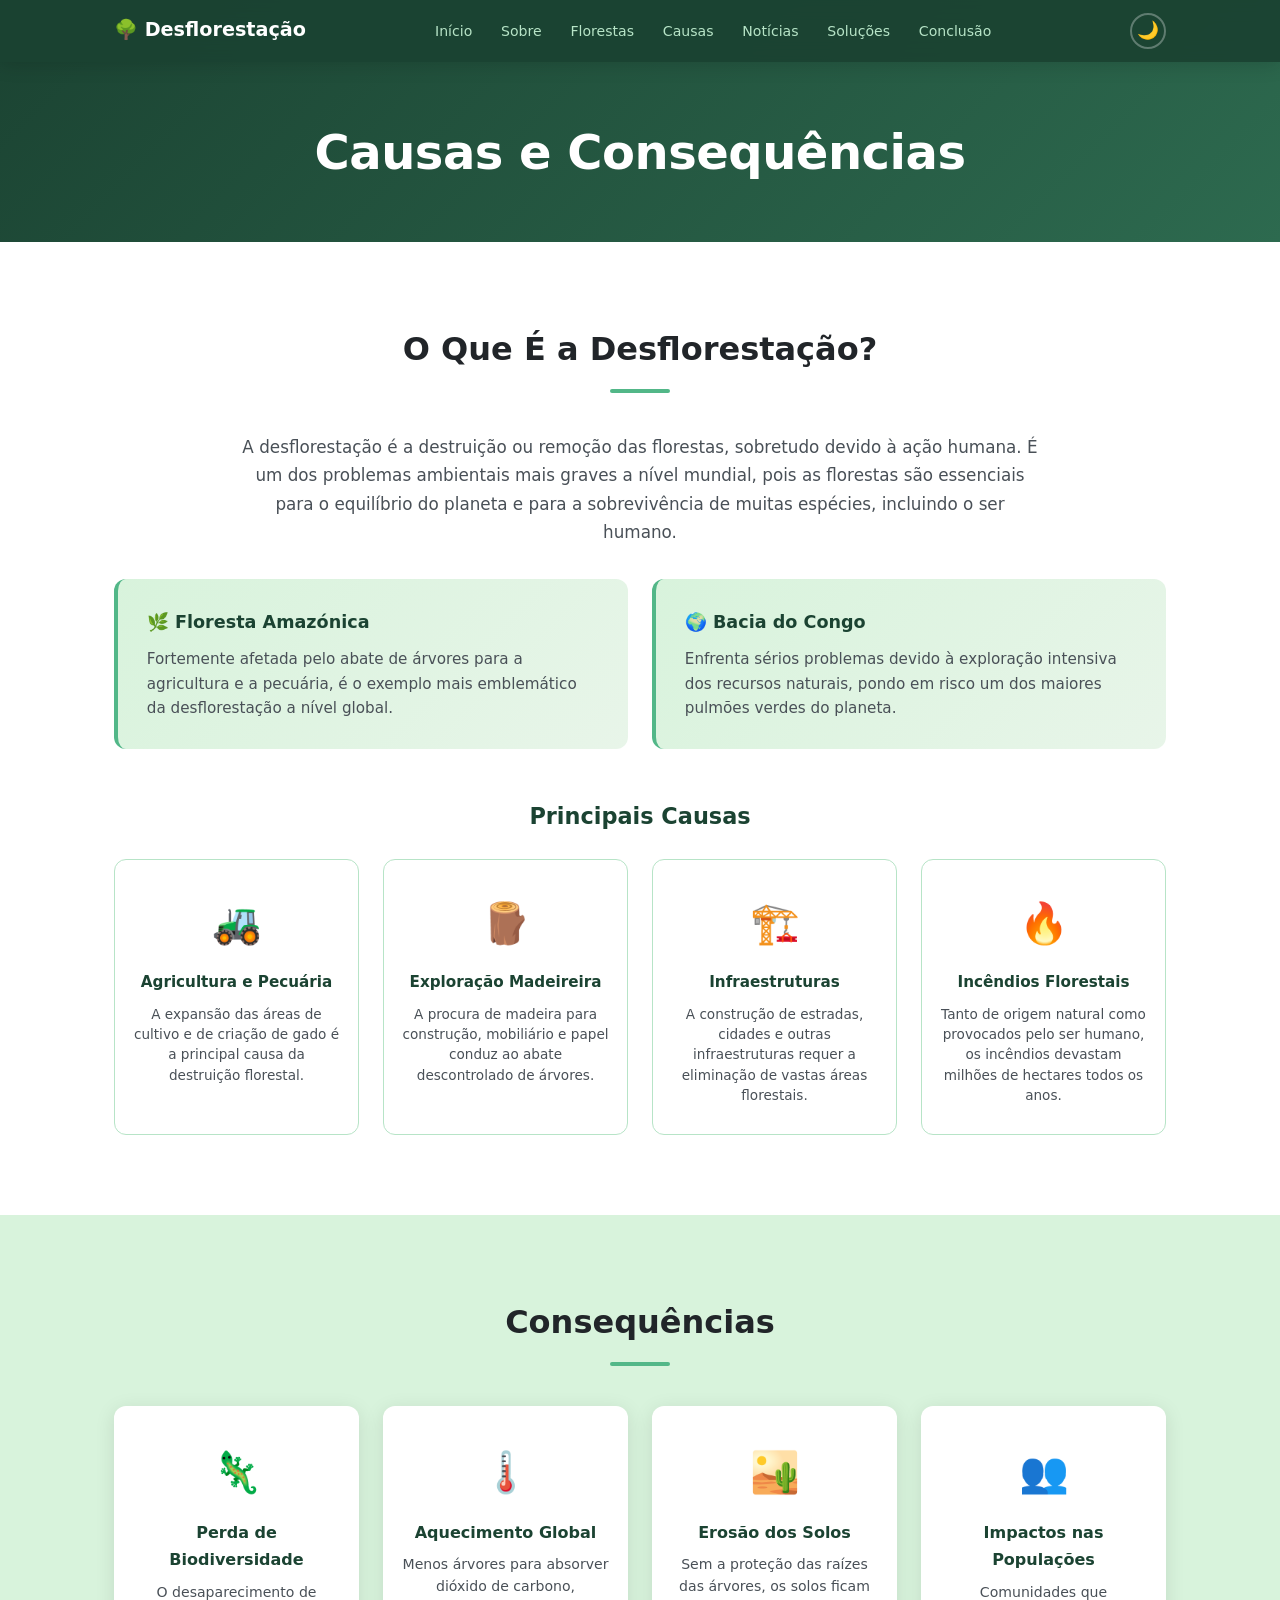
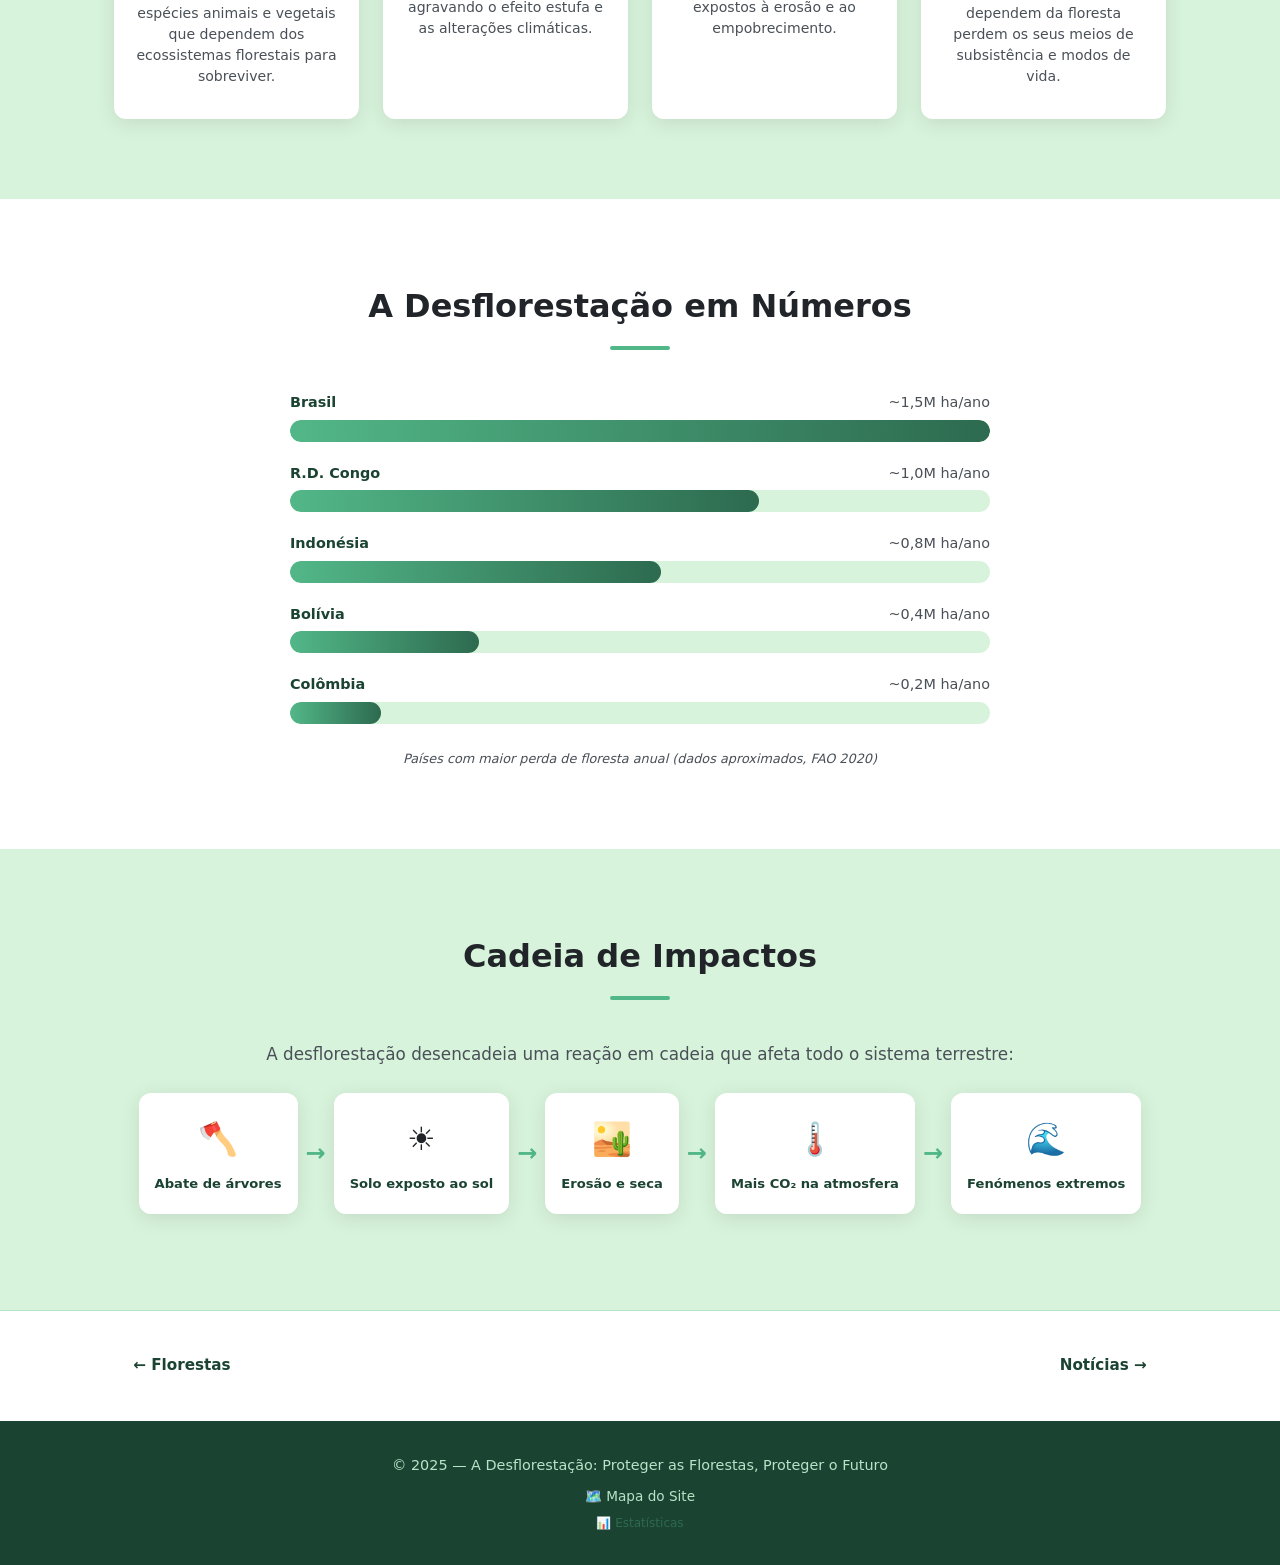
<file: desflorestacao/pages/causas.html>
<!DOCTYPE html>
<html lang="pt">
<head>
    <meta charset="UTF-8">
    <meta name="viewport" content="width=device-width, initial-scale=1.0">
    <meta name="description" content="As principais causas da desflorestação e os seus impactos no planeta e nas populações.">
    <title>Causas e Consequências — A Desflorestação</title>
    <link rel="icon" href="data:image/svg+xml,<svg xmlns='http://www.w3.org/2000/svg' viewBox='0 0 100 100'><text y='.9em' font-size='90'>🌳</text></svg>">
    <link rel="stylesheet" href="../css/style.css">
</head>
<body>

    <!-- Loading Screen -->
    <div class="loader-screen">
        <div class="loader-tree">
            <div class="loader-trunk"></div>
            <div class="loader-leaves"></div>
        </div>
        <p class="loader-text">A CARREGAR...</p>
    </div>

    <nav id="navbar">
        <div class="nav-container">
            <a href="../index.html" class="nav-logo">🌳 Desflorestação</a>
            <button class="nav-toggle" aria-label="Menu">&#9776;</button>
            <ul class="nav-links">
                <li><a href="../index.html">Início</a></li>
                <li><a href="sobre.html">Sobre</a></li>
                <li><a href="florestas.html">Florestas</a></li>
                <li><a href="causas.html" class="active">Causas</a></li>
                <li><a href="noticias.html">Notícias</a></li>
                <li><a href="solucoes.html">Soluções</a></li>
                <li><a href="conclusao.html">Conclusão</a></li>
            </ul>
            <button class="dark-toggle" aria-label="Modo escuro">🌙</button>
        </div>
    </nav>

    <div class="page-header">
        <h1>Causas e Consequências</h1>
    </div>

    <section class="section">
        <div class="container">
            <h2 class="section-title">O Que É a Desflorestação?</h2>
            <p class="section-intro">A desflorestação é a destruição ou remoção das florestas, sobretudo devido à ação humana. É um dos problemas ambientais mais graves a nível mundial, pois as florestas são essenciais para o equilíbrio do planeta e para a sobrevivência de muitas espécies, incluindo o ser humano.</p>

            <div class="highlight-boxes">
                <div class="highlight-box">
                    <h3>🌿 Floresta Amazónica</h3>
                    <p>Fortemente afetada pelo abate de árvores para a agricultura e a pecuária, é o exemplo mais emblemático da desflorestação a nível global.</p>
                </div>
                <div class="highlight-box">
                    <h3>🌍 Bacia do Congo</h3>
                    <p>Enfrenta sérios problemas devido à exploração intensiva dos recursos naturais, pondo em risco um dos maiores pulmões verdes do planeta.</p>
                </div>
            </div>

            <h3 class="subsection-title">Principais Causas</h3>
            <div class="causes-grid">
                <div class="cause-item">
                    <div class="cause-icon">🚜</div>
                    <h4>Agricultura e Pecuária</h4>
                    <p>A expansão das áreas de cultivo e de criação de gado é a principal causa da destruição florestal.</p>
                </div>
                <div class="cause-item">
                    <div class="cause-icon">🪵</div>
                    <h4>Exploração Madeireira</h4>
                    <p>A procura de madeira para construção, mobiliário e papel conduz ao abate descontrolado de árvores.</p>
                </div>
                <div class="cause-item">
                    <div class="cause-icon">🏗️</div>
                    <h4>Infraestruturas</h4>
                    <p>A construção de estradas, cidades e outras infraestruturas requer a eliminação de vastas áreas florestais.</p>
                </div>
                <div class="cause-item">
                    <div class="cause-icon">🔥</div>
                    <h4>Incêndios Florestais</h4>
                    <p>Tanto de origem natural como provocados pelo ser humano, os incêndios devastam milhões de hectares todos os anos.</p>
                </div>
            </div>
        </div>
    </section>

    <section class="section section-dark">
        <div class="container">
            <h2 class="section-title">Consequências</h2>
            <div class="consequences-grid">
                <div class="conseq-card">
                    <div class="conseq-icon">🦎</div>
                    <h3>Perda de Biodiversidade</h3>
                    <p>O desaparecimento de espécies animais e vegetais que dependem dos ecossistemas florestais para sobreviver.</p>
                </div>
                <div class="conseq-card">
                    <div class="conseq-icon">🌡️</div>
                    <h3>Aquecimento Global</h3>
                    <p>Menos árvores para absorver dióxido de carbono, agravando o efeito estufa e as alterações climáticas.</p>
                </div>
                <div class="conseq-card">
                    <div class="conseq-icon">🏜️</div>
                    <h3>Erosão dos Solos</h3>
                    <p>Sem a proteção das raízes das árvores, os solos ficam expostos à erosão e ao empobrecimento.</p>
                </div>
                <div class="conseq-card">
                    <div class="conseq-icon">👥</div>
                    <h3>Impactos nas Populações</h3>
                    <p>Comunidades que dependem da floresta perdem os seus meios de subsistência e modos de vida.</p>
                </div>
            </div>
        </div>
    </section>

    <!-- Dados em Números -->
    <section class="section">
        <div class="container">
            <h2 class="section-title">A Desflorestação em Números</h2>
            <div class="data-bars">
                <div class="data-bar-item">
                    <div class="data-bar-label">
                        <span>Brasil</span>
                        <span class="data-bar-value">~1,5M ha/ano</span>
                    </div>
                    <div class="data-bar-track">
                        <div class="data-bar-fill" data-width="100"></div>
                    </div>
                </div>
                <div class="data-bar-item">
                    <div class="data-bar-label">
                        <span>R.D. Congo</span>
                        <span class="data-bar-value">~1,0M ha/ano</span>
                    </div>
                    <div class="data-bar-track">
                        <div class="data-bar-fill" data-width="67"></div>
                    </div>
                </div>
                <div class="data-bar-item">
                    <div class="data-bar-label">
                        <span>Indonésia</span>
                        <span class="data-bar-value">~0,8M ha/ano</span>
                    </div>
                    <div class="data-bar-track">
                        <div class="data-bar-fill" data-width="53"></div>
                    </div>
                </div>
                <div class="data-bar-item">
                    <div class="data-bar-label">
                        <span>Bolívia</span>
                        <span class="data-bar-value">~0,4M ha/ano</span>
                    </div>
                    <div class="data-bar-track">
                        <div class="data-bar-fill" data-width="27"></div>
                    </div>
                </div>
                <div class="data-bar-item">
                    <div class="data-bar-label">
                        <span>Colômbia</span>
                        <span class="data-bar-value">~0,2M ha/ano</span>
                    </div>
                    <div class="data-bar-track">
                        <div class="data-bar-fill" data-width="13"></div>
                    </div>
                </div>
            </div>
            <p class="data-note">Países com maior perda de floresta anual (dados aproximados, FAO 2020)</p>
        </div>
    </section>

    <!-- Cadeia de Impactos -->
    <section class="section section-dark">
        <div class="container">
            <h2 class="section-title">Cadeia de Impactos</h2>
            <p class="section-intro">A desflorestação desencadeia uma reação em cadeia que afeta todo o sistema terrestre:</p>
            <div class="impact-chain">
                <div class="chain-step">
                    <div class="chain-icon">🪓</div>
                    <p>Abate de árvores</p>
                </div>
                <div class="chain-arrow">→</div>
                <div class="chain-step">
                    <div class="chain-icon">☀️</div>
                    <p>Solo exposto ao sol</p>
                </div>
                <div class="chain-arrow">→</div>
                <div class="chain-step">
                    <div class="chain-icon">🏜️</div>
                    <p>Erosão e seca</p>
                </div>
                <div class="chain-arrow">→</div>
                <div class="chain-step">
                    <div class="chain-icon">🌡️</div>
                    <p>Mais CO₂ na atmosfera</p>
                </div>
                <div class="chain-arrow">→</div>
                <div class="chain-step">
                    <div class="chain-icon">🌊</div>
                    <p>Fenómenos extremos</p>
                </div>
            </div>
        </div>
    </section>

    <div class="page-nav">
        <div class="container">
            <a href="florestas.html" class="page-nav-link prev">← Florestas</a>
            <a href="noticias.html" class="page-nav-link next">Notícias →</a>
        </div>
    </div>

    <footer>
        <div class="container">
            <p>&copy; 2025 — A Desflorestação: Proteger as Florestas, Proteger o Futuro</p>
            <p style="margin-top:.5rem;font-size:.85rem;"><a href="../sitemap.html" style="color:var(--green-pale);text-decoration:none;">🗺️ Mapa do Site</a></p>
            <p style="margin-top:.3rem;font-size:.75rem;"><a href="estatisticas.html" style="color:var(--green-mid);text-decoration:none;">📊 Estatísticas</a></p>
        </div>
    </footer>

    <!-- Back to Top -->
    <button class="back-to-top" aria-label="Voltar ao topo">↑</button>

    <script src="../js/script.js"></script>
</body>
</html>
</file>
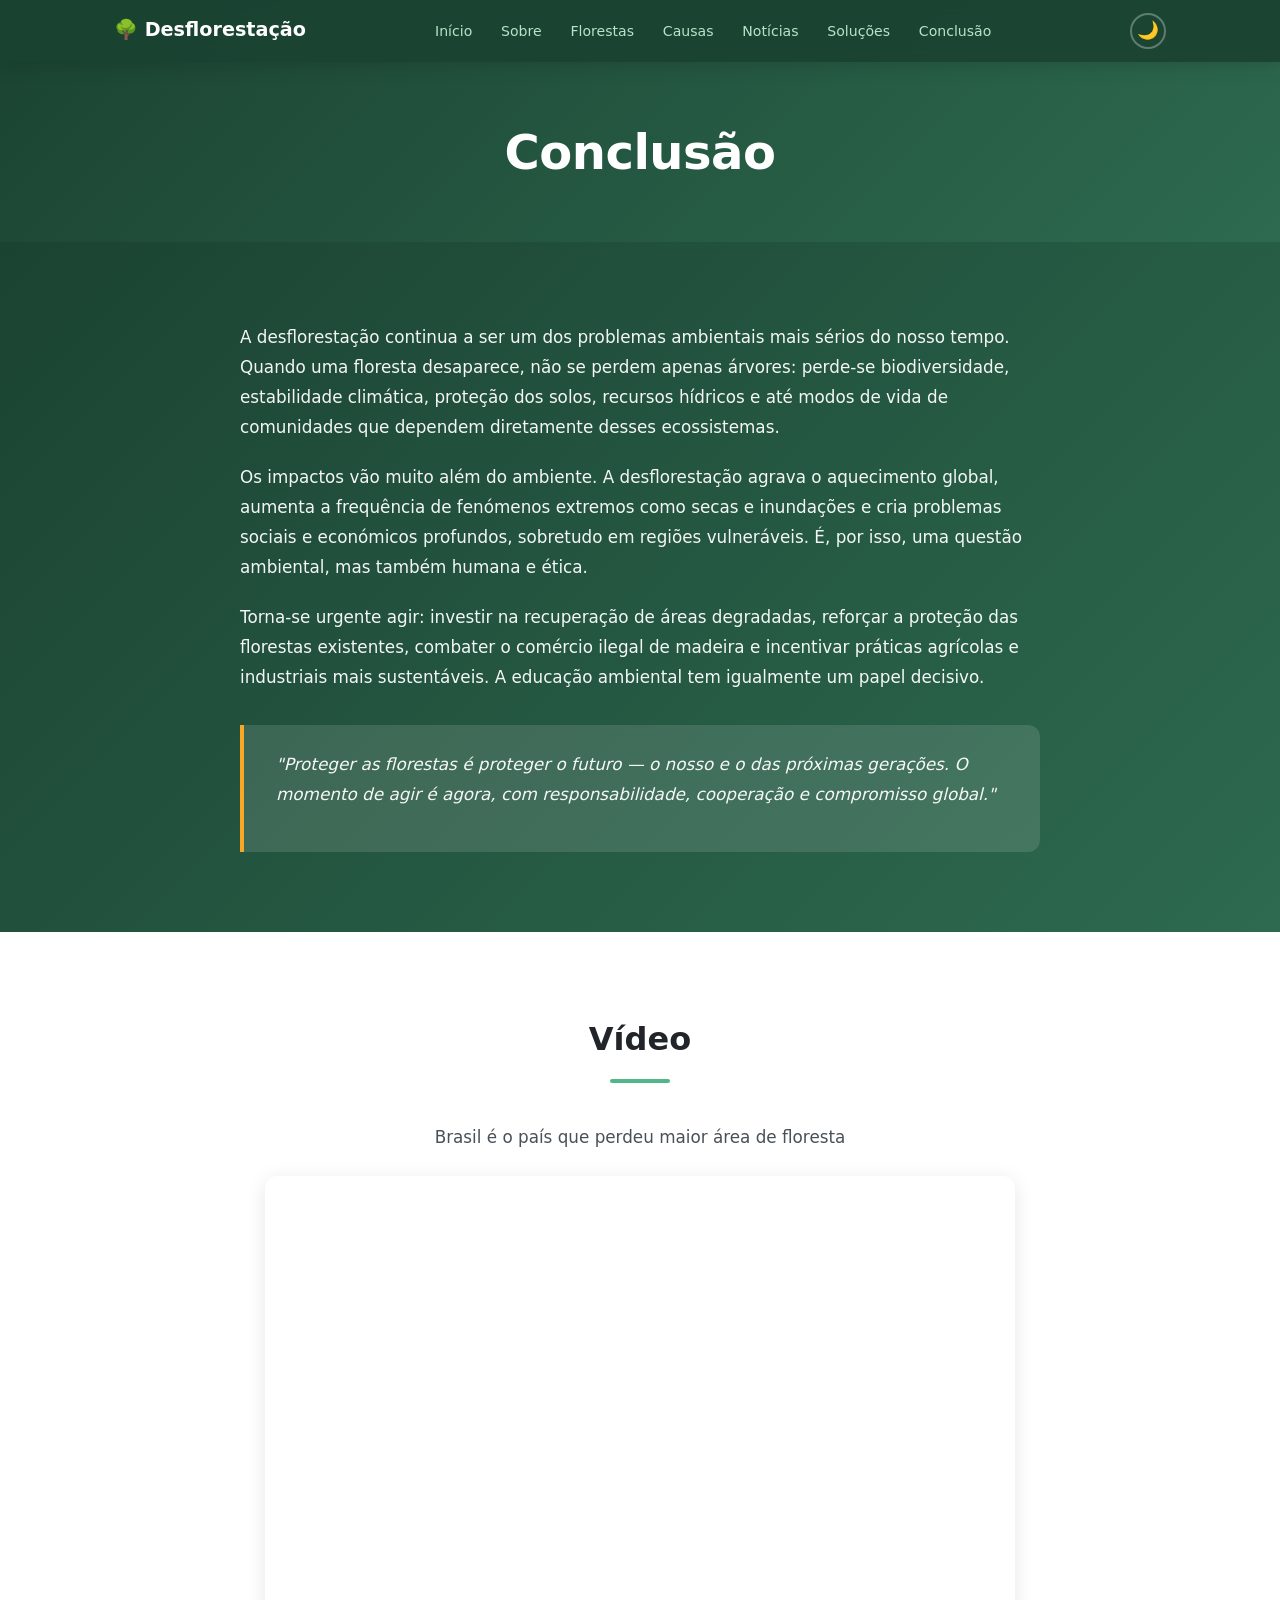
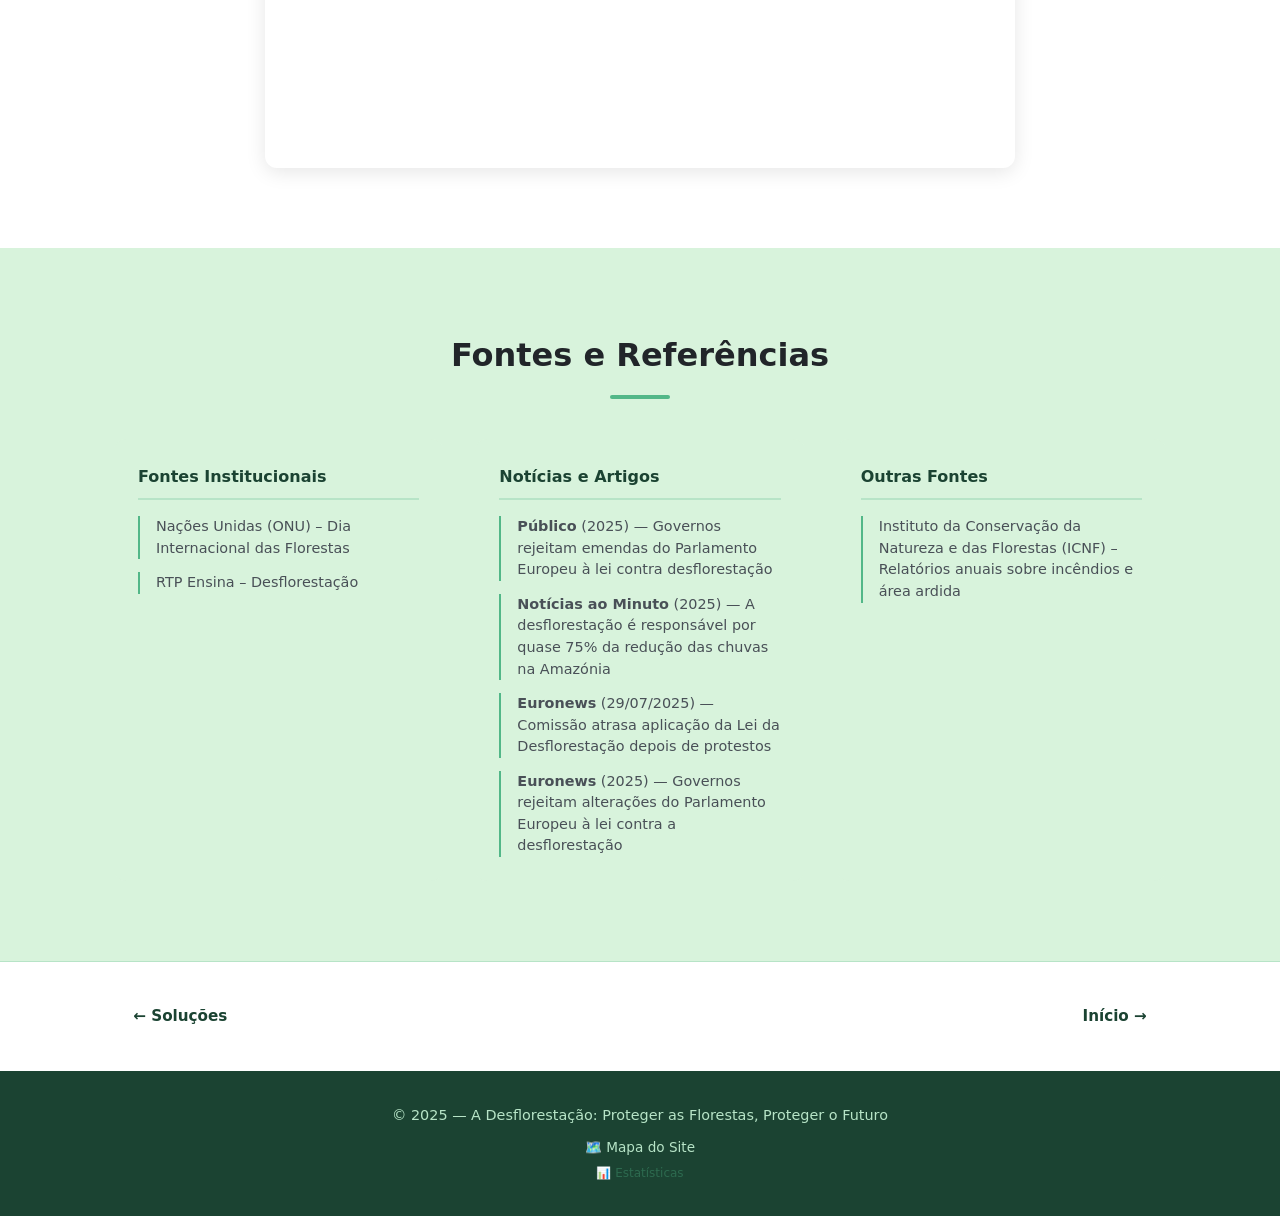
<file: desflorestacao/pages/conclusao.html>
<!DOCTYPE html>
<html lang="pt">
<head>
    <meta charset="UTF-8">
    <meta name="viewport" content="width=device-width, initial-scale=1.0">
    <meta name="description" content="Conclusão sobre a desflorestação, vídeo e fontes bibliográficas.">
    <title>Conclusão — A Desflorestação</title>
    <link rel="icon" href="data:image/svg+xml,<svg xmlns='http://www.w3.org/2000/svg' viewBox='0 0 100 100'><text y='.9em' font-size='90'>🌳</text></svg>">
    <link rel="stylesheet" href="../css/style.css">
</head>
<body>

    <!-- Loading Screen -->
    <div class="loader-screen">
        <div class="loader-tree">
            <div class="loader-trunk"></div>
            <div class="loader-leaves"></div>
        </div>
        <p class="loader-text">A CARREGAR...</p>
    </div>

    <nav id="navbar">
        <div class="nav-container">
            <a href="../index.html" class="nav-logo">🌳 Desflorestação</a>
            <button class="nav-toggle" aria-label="Menu">&#9776;</button>
            <ul class="nav-links">
                <li><a href="../index.html">Início</a></li>
                <li><a href="sobre.html">Sobre</a></li>
                <li><a href="florestas.html">Florestas</a></li>
                <li><a href="causas.html">Causas</a></li>
                <li><a href="noticias.html">Notícias</a></li>
                <li><a href="solucoes.html">Soluções</a></li>
                <li><a href="conclusao.html" class="active">Conclusão</a></li>
            </ul>
            <button class="dark-toggle" aria-label="Modo escuro">🌙</button>
        </div>
    </nav>

    <div class="page-header page-header-accent">
        <h1>Conclusão</h1>
    </div>

    <section class="section section-accent">
        <div class="container">
            <div class="conclusion-content">
                <p>A desflorestação continua a ser um dos problemas ambientais mais sérios do nosso tempo. Quando uma floresta desaparece, não se perdem apenas árvores: perde-se biodiversidade, estabilidade climática, proteção dos solos, recursos hídricos e até modos de vida de comunidades que dependem diretamente desses ecossistemas.</p>
                <p>Os impactos vão muito além do ambiente. A desflorestação agrava o aquecimento global, aumenta a frequência de fenómenos extremos como secas e inundações e cria problemas sociais e económicos profundos, sobretudo em regiões vulneráveis. É, por isso, uma questão ambiental, mas também humana e ética.</p>
                <p>Torna-se urgente agir: investir na recuperação de áreas degradadas, reforçar a proteção das florestas existentes, combater o comércio ilegal de madeira e incentivar práticas agrícolas e industriais mais sustentáveis. A educação ambiental tem igualmente um papel decisivo.</p>
                <blockquote>
                    <p>"Proteger as florestas é proteger o futuro — o nosso e o das próximas gerações. O momento de agir é agora, com responsabilidade, cooperação e compromisso global."</p>
                </blockquote>
            </div>
        </div>
    </section>

    <section class="section">
        <div class="container">
            <h2 class="section-title">Vídeo</h2>
            <p class="section-intro">Brasil é o país que perdeu maior área de floresta</p>
            <div class="video-wrapper">
                <iframe src="https://www.youtube.com/embed/ONBY4Y5EPMM" title="Brasil é o país que perdeu maior área de floresta" allowfullscreen loading="lazy"></iframe>
            </div>
        </div>
    </section>

    <section class="section section-dark">
        <div class="container">
            <h2 class="section-title">Fontes e Referências</h2>
            <div class="bib-grid">
                <div class="bib-group">
                    <h3>Fontes Institucionais</h3>
                    <ul>
                        <li>Nações Unidas (ONU) – Dia Internacional das Florestas</li>
                        <li>RTP Ensina – Desflorestação</li>
                    </ul>
                </div>
                <div class="bib-group">
                    <h3>Notícias e Artigos</h3>
                    <ul>
                        <li><strong>Público</strong> (2025) — Governos rejeitam emendas do Parlamento Europeu à lei contra desflorestação</li>
                        <li><strong>Notícias ao Minuto</strong> (2025) — A desflorestação é responsável por quase 75% da redução das chuvas na Amazónia</li>
                        <li><strong>Euronews</strong> (29/07/2025) — Comissão atrasa aplicação da Lei da Desflorestação depois de protestos</li>
                        <li><strong>Euronews</strong> (2025) — Governos rejeitam alterações do Parlamento Europeu à lei contra a desflorestação</li>
                    </ul>
                </div>
                <div class="bib-group">
                    <h3>Outras Fontes</h3>
                    <ul>
                        <li>Instituto da Conservação da Natureza e das Florestas (ICNF) – Relatórios anuais sobre incêndios e área ardida</li>
                    </ul>
                </div>
            </div>
        </div>
    </section>

    <div class="page-nav">
        <div class="container">
            <a href="solucoes.html" class="page-nav-link prev">← Soluções</a>
            <a href="../index.html" class="page-nav-link next">Início →</a>
        </div>
    </div>

    <footer>
        <div class="container">
            <p>&copy; 2025 — A Desflorestação: Proteger as Florestas, Proteger o Futuro</p>
            <p style="margin-top:.5rem;font-size:.85rem;"><a href="../sitemap.html" style="color:var(--green-pale);text-decoration:none;">🗺️ Mapa do Site</a></p>
            <p style="margin-top:.3rem;font-size:.75rem;"><a href="estatisticas.html" style="color:var(--green-mid);text-decoration:none;">📊 Estatísticas</a></p>
        </div>
    </footer>

    <!-- Back to Top -->
    <button class="back-to-top" aria-label="Voltar ao topo">↑</button>

    <script src="../js/script.js"></script>
</body>
</html>
</file>
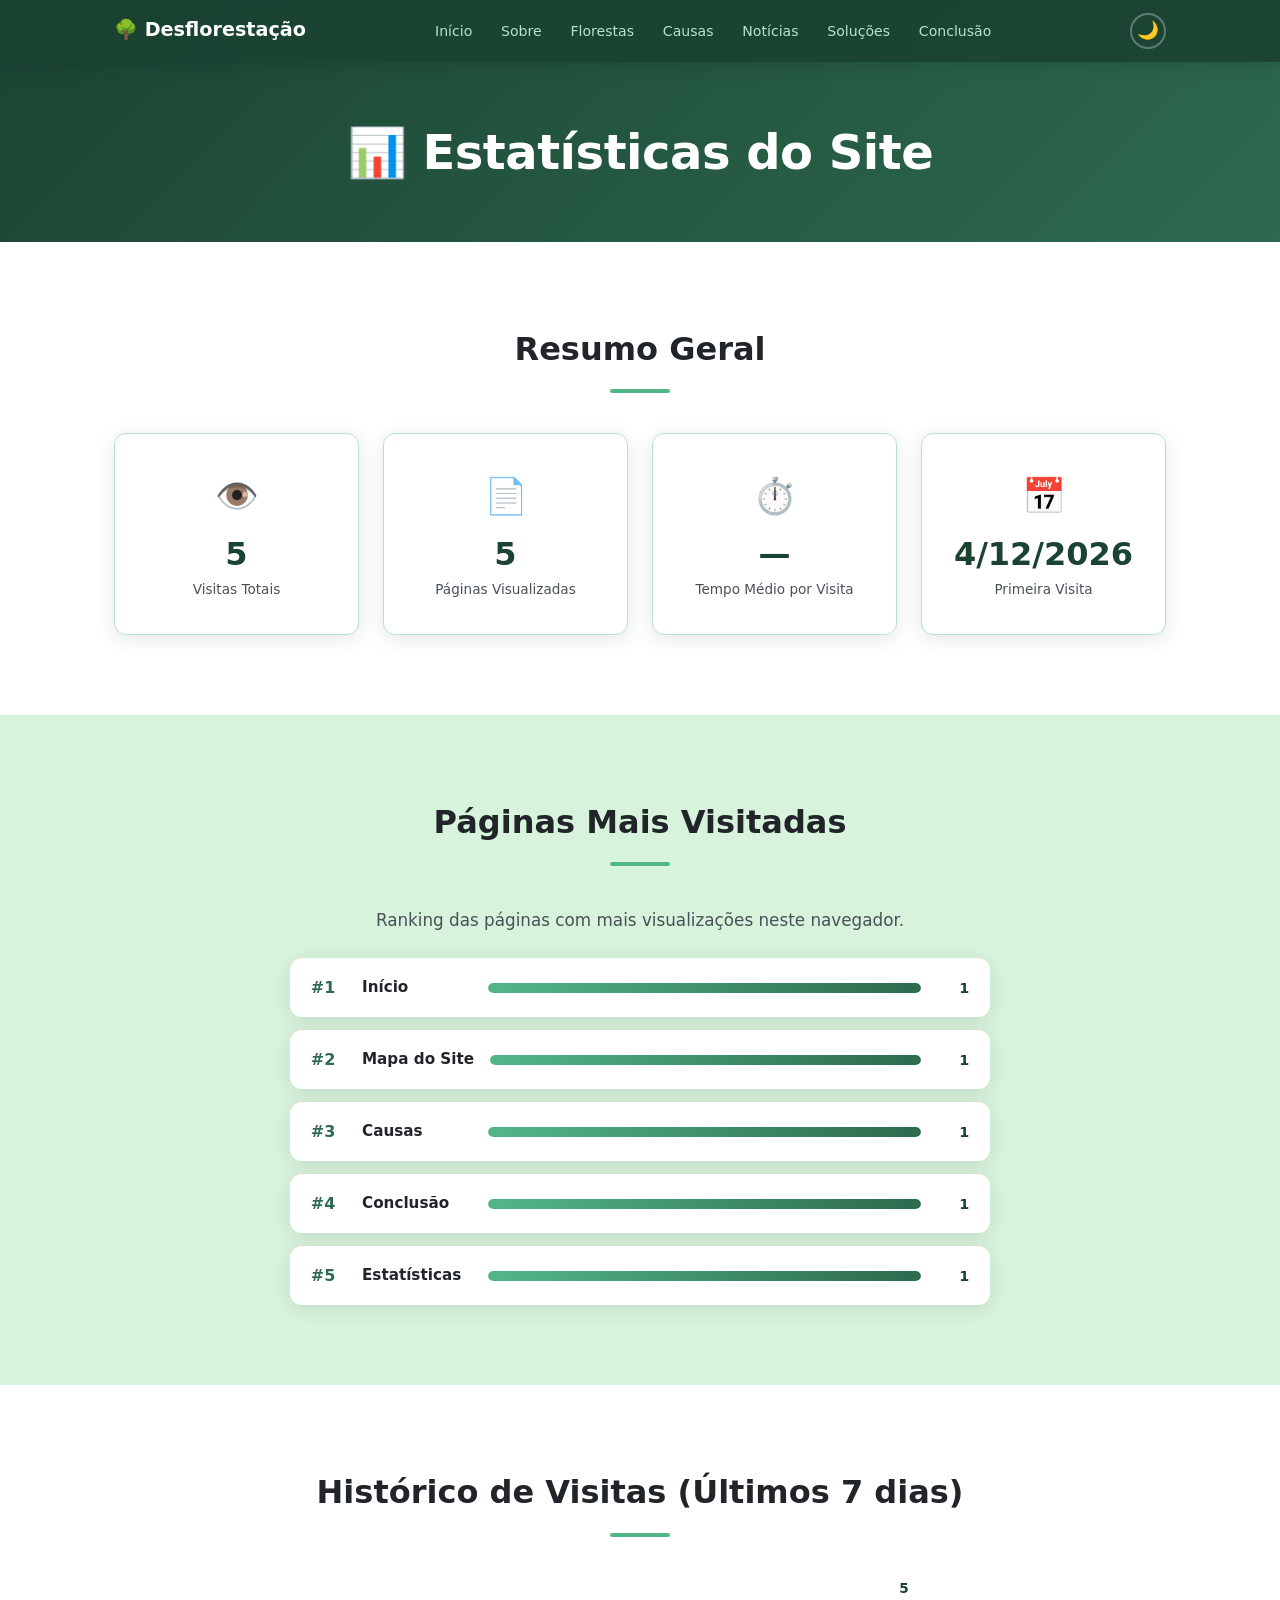
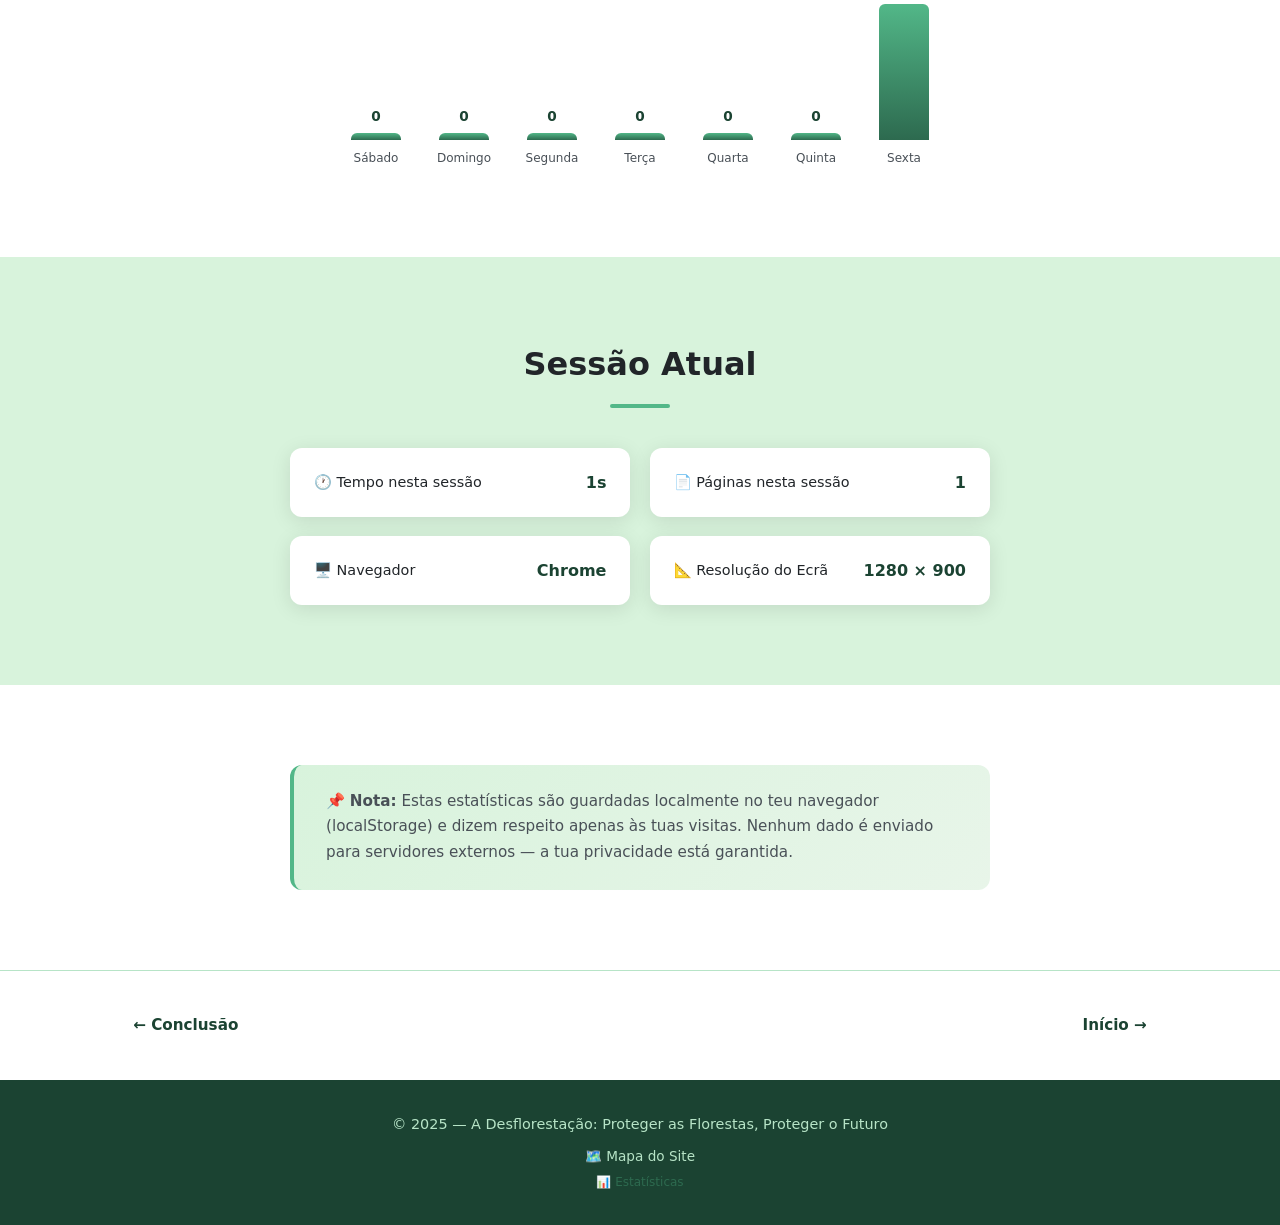
<file: desflorestacao/pages/estatisticas.html>
<!DOCTYPE html>
<html lang="pt">
<head>
    <meta charset="UTF-8">
    <meta name="viewport" content="width=device-width, initial-scale=1.0">
    <meta name="description" content="Estatísticas do site — contadores de visitas, páginas mais vistas e dados de navegação.">
    <title>Estatísticas — A Desflorestação</title>
    <link rel="icon" href="data:image/svg+xml,<svg xmlns='http://www.w3.org/2000/svg' viewBox='0 0 100 100'><text y='.9em' font-size='90'>🌳</text></svg>">
    <link rel="stylesheet" href="../css/style.css">
</head>
<body>

    <!-- Loading Screen -->
    <div class="loader-screen">
        <div class="loader-tree">
            <div class="loader-trunk"></div>
            <div class="loader-leaves"></div>
        </div>
        <p class="loader-text">A CARREGAR...</p>
    </div>

    <nav id="navbar">
        <div class="nav-container">
            <a href="../index.html" class="nav-logo">🌳 Desflorestação</a>
            <button class="nav-toggle" aria-label="Menu">&#9776;</button>
            <ul class="nav-links">
                <li><a href="../index.html">Início</a></li>
                <li><a href="sobre.html">Sobre</a></li>
                <li><a href="florestas.html">Florestas</a></li>
                <li><a href="causas.html">Causas</a></li>
                <li><a href="noticias.html">Notícias</a></li>
                <li><a href="solucoes.html">Soluções</a></li>
                <li><a href="conclusao.html">Conclusão</a></li>
            </ul>
            <button class="dark-toggle" aria-label="Modo escuro">🌙</button>
        </div>
    </nav>

    <div class="page-header">
        <h1>📊 Estatísticas do Site</h1>
    </div>

    <!-- Contadores Principais -->
    <section class="section">
        <div class="container">
            <h2 class="section-title">Resumo Geral</h2>
            <div class="stats-overview">
                <div class="stats-card">
                    <div class="stats-card-icon">👁️</div>
                    <div class="stats-card-number" id="stat-total-visits">0</div>
                    <div class="stats-card-label">Visitas Totais</div>
                </div>
                <div class="stats-card">
                    <div class="stats-card-icon">📄</div>
                    <div class="stats-card-number" id="stat-total-pages">0</div>
                    <div class="stats-card-label">Páginas Visualizadas</div>
                </div>
                <div class="stats-card">
                    <div class="stats-card-icon">⏱️</div>
                    <div class="stats-card-number" id="stat-avg-time">0s</div>
                    <div class="stats-card-label">Tempo Médio por Visita</div>
                </div>
                <div class="stats-card">
                    <div class="stats-card-icon">📅</div>
                    <div class="stats-card-number" id="stat-first-visit">—</div>
                    <div class="stats-card-label">Primeira Visita</div>
                </div>
            </div>
        </div>
    </section>

    <!-- Páginas Mais Visitadas -->
    <section class="section section-dark">
        <div class="container">
            <h2 class="section-title">Páginas Mais Visitadas</h2>
            <p class="section-intro">Ranking das páginas com mais visualizações neste navegador.</p>
            <div class="stats-pages-list" id="stats-pages-list">
                <!-- Preenchido por JS -->
            </div>
        </div>
    </section>

    <!-- Histórico de Visitas -->
    <section class="section">
        <div class="container">
            <h2 class="section-title">Histórico de Visitas (Últimos 7 dias)</h2>
            <div class="stats-chart" id="stats-chart">
                <!-- Preenchido por JS -->
            </div>
        </div>
    </section>

    <!-- Sessão Atual -->
    <section class="section section-dark">
        <div class="container">
            <h2 class="section-title">Sessão Atual</h2>
            <div class="stats-session-grid">
                <div class="stats-session-item">
                    <span class="stats-session-label">🕐 Tempo nesta sessão</span>
                    <span class="stats-session-value" id="session-time">0:00</span>
                </div>
                <div class="stats-session-item">
                    <span class="stats-session-label">📄 Páginas nesta sessão</span>
                    <span class="stats-session-value" id="session-pages">0</span>
                </div>
                <div class="stats-session-item">
                    <span class="stats-session-label">🖥️ Navegador</span>
                    <span class="stats-session-value" id="session-browser">—</span>
                </div>
                <div class="stats-session-item">
                    <span class="stats-session-label">📐 Resolução do Ecrã</span>
                    <span class="stats-session-value" id="session-resolution">—</span>
                </div>
            </div>
        </div>
    </section>

    <!-- Nota -->
    <section class="section">
        <div class="container">
            <div class="stats-note">
                <p>📌 <strong>Nota:</strong> Estas estatísticas são guardadas localmente no teu navegador (localStorage) e dizem respeito apenas às tuas visitas. Nenhum dado é enviado para servidores externos — a tua privacidade está garantida.</p>
            </div>
        </div>
    </section>

    <div class="page-nav">
        <div class="container">
            <a href="conclusao.html" class="page-nav-link prev">← Conclusão</a>
            <a href="../index.html" class="page-nav-link next">Início →</a>
        </div>
    </div>

    <footer>
        <div class="container">
            <p>&copy; 2025 — A Desflorestação: Proteger as Florestas, Proteger o Futuro</p>
            <p style="margin-top:.5rem;font-size:.85rem;"><a href="../sitemap.html" style="color:var(--green-pale);text-decoration:none;">🗺️ Mapa do Site</a></p>
            <p style="margin-top:.3rem;font-size:.75rem;"><a href="estatisticas.html" style="color:var(--green-mid);text-decoration:none;">📊 Estatísticas</a></p>
        </div>
    </footer>

    <!-- Back to Top -->
    <button class="back-to-top" aria-label="Voltar ao topo">↑</button>

    <script src="../js/script.js"></script>
</body>
</html>
</file>
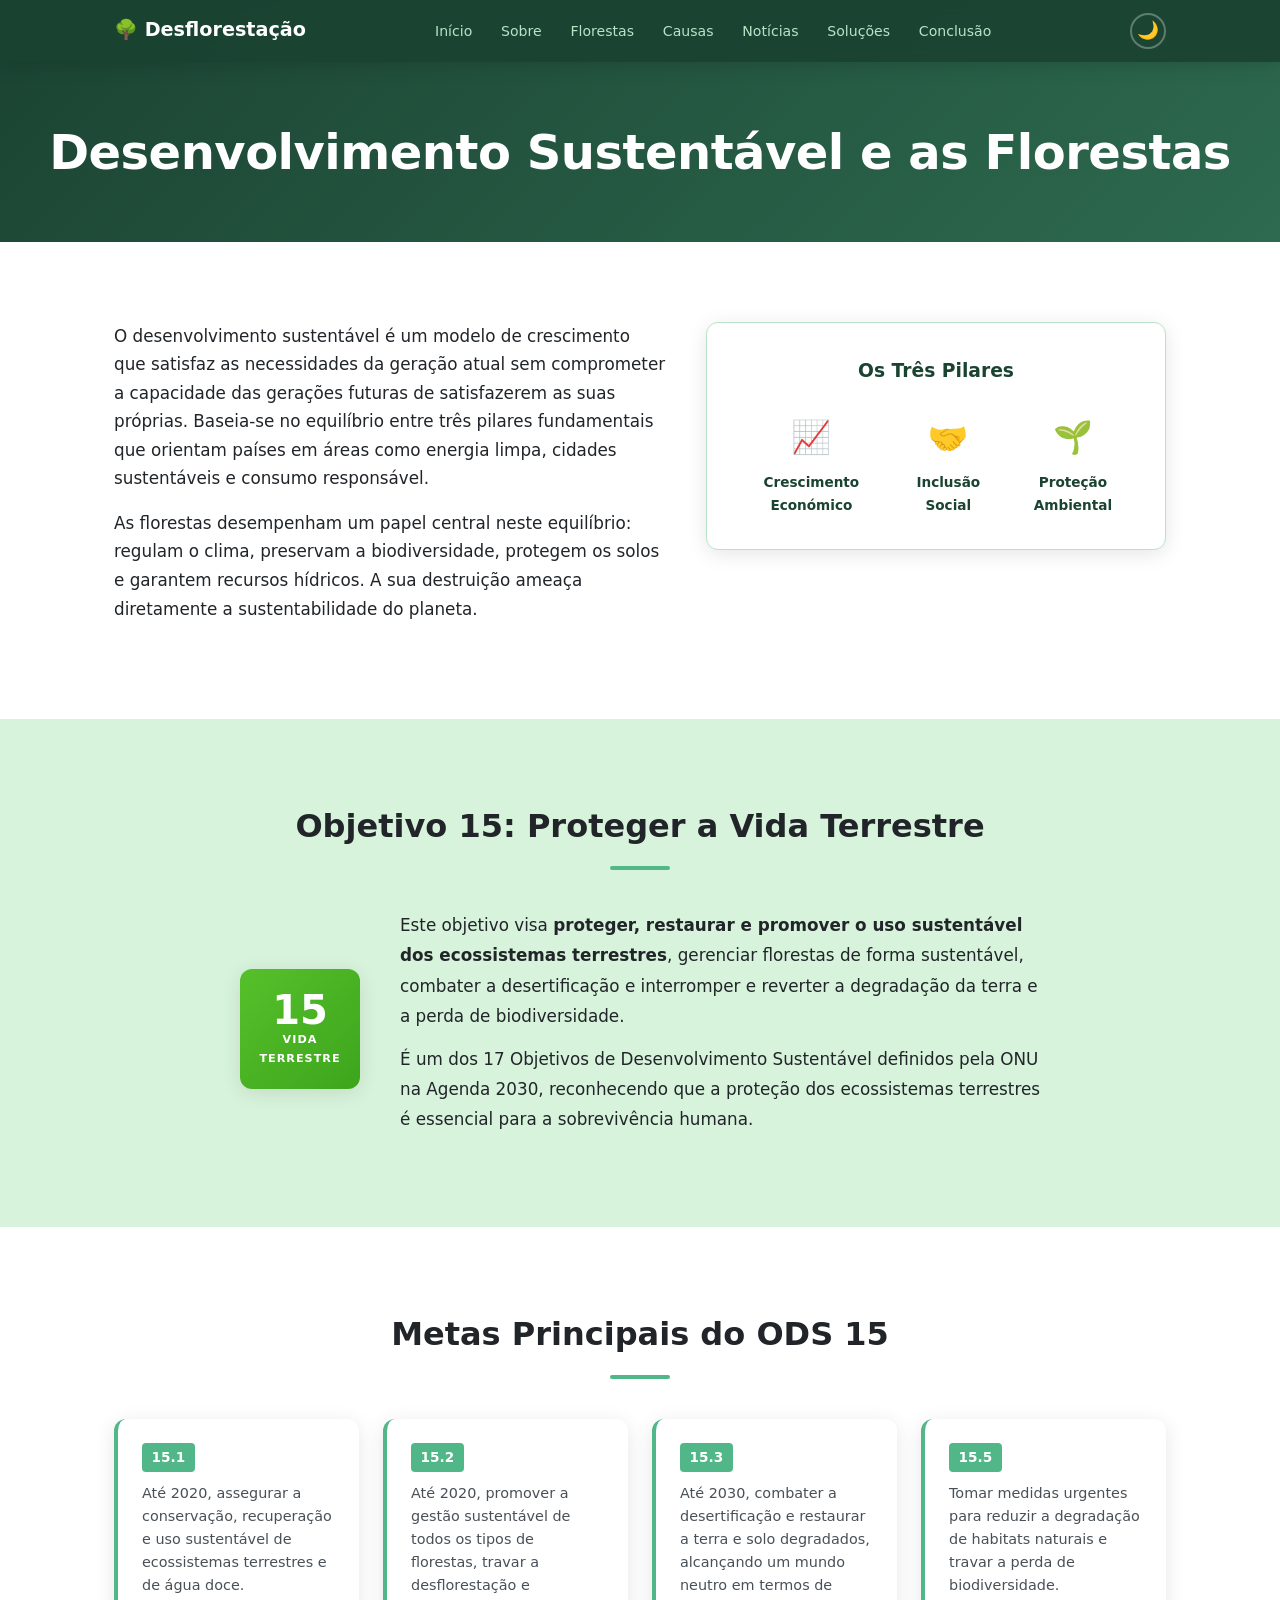
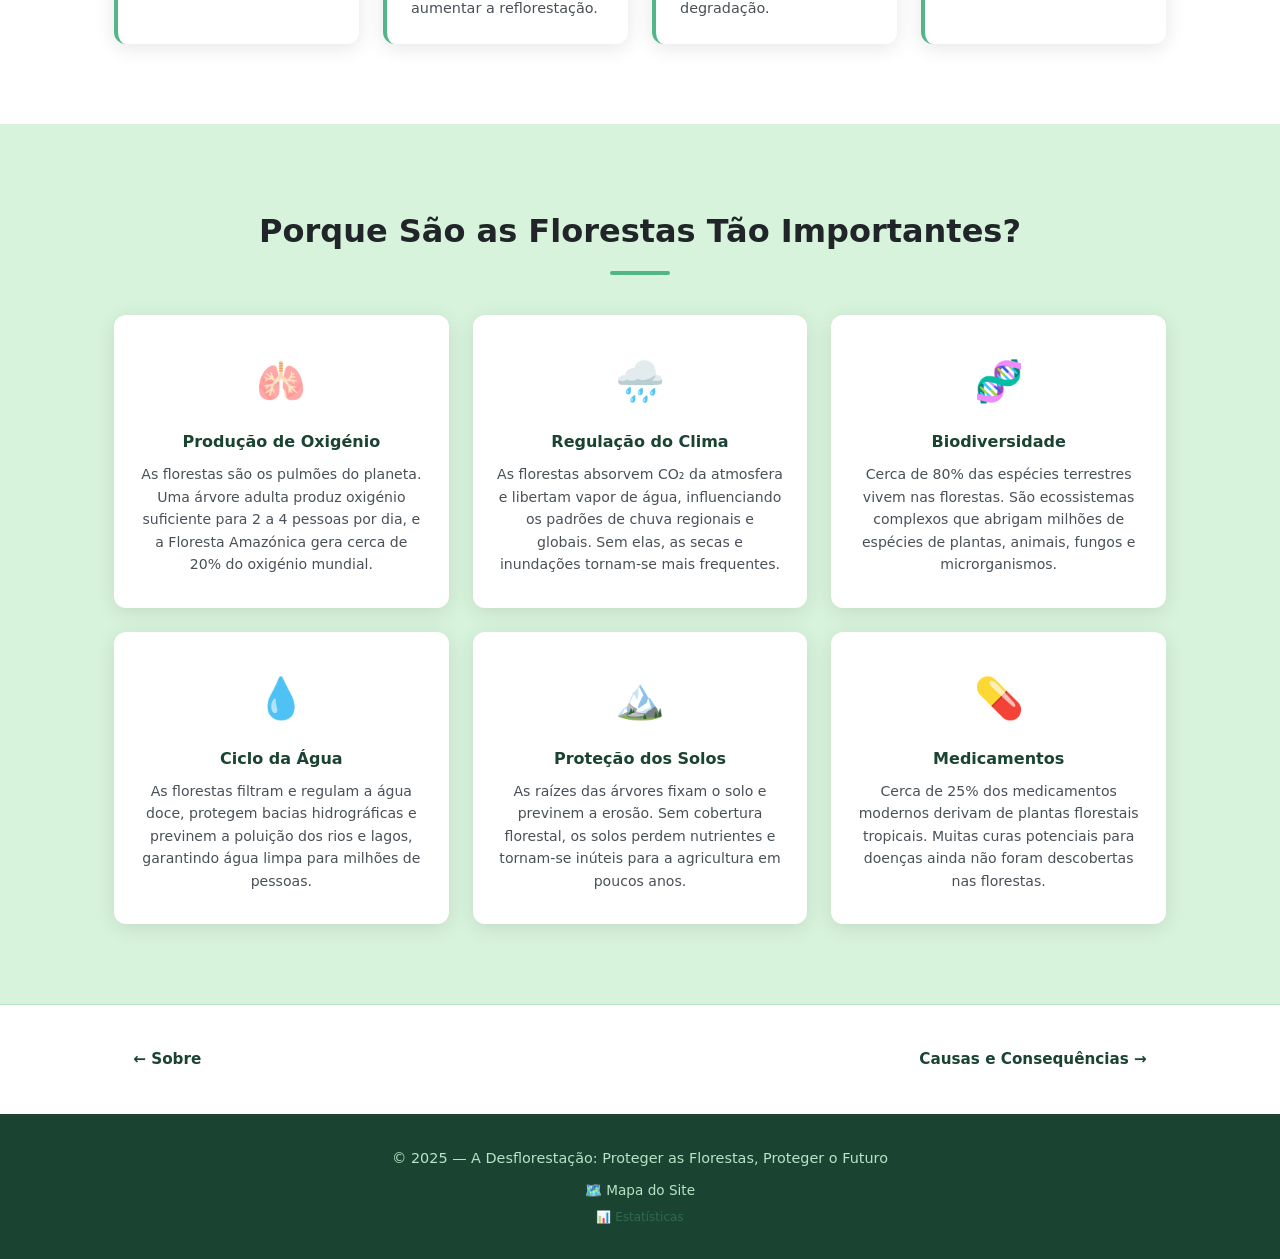
<file: desflorestacao/pages/florestas.html>
<!DOCTYPE html>
<html lang="pt">
<head>
    <meta charset="UTF-8">
    <meta name="viewport" content="width=device-width, initial-scale=1.0">
    <meta name="description" content="Desenvolvimento sustentável, os três pilares e o ODS 15 — Proteger a Vida Terrestre.">
    <title>Florestas — A Desflorestação</title>
    <link rel="icon" href="data:image/svg+xml,<svg xmlns='http://www.w3.org/2000/svg' viewBox='0 0 100 100'><text y='.9em' font-size='90'>🌳</text></svg>">
    <link rel="stylesheet" href="../css/style.css">
</head>
<body>

    <!-- Loading Screen -->
    <div class="loader-screen">
        <div class="loader-tree">
            <div class="loader-trunk"></div>
            <div class="loader-leaves"></div>
        </div>
        <p class="loader-text">A CARREGAR...</p>
    </div>

    <nav id="navbar">
        <div class="nav-container">
            <a href="../index.html" class="nav-logo">🌳 Desflorestação</a>
            <button class="nav-toggle" aria-label="Menu">&#9776;</button>
            <ul class="nav-links">
                <li><a href="../index.html">Início</a></li>
                <li><a href="sobre.html">Sobre</a></li>
                <li><a href="florestas.html" class="active">Florestas</a></li>
                <li><a href="causas.html">Causas</a></li>
                <li><a href="noticias.html">Notícias</a></li>
                <li><a href="solucoes.html">Soluções</a></li>
                <li><a href="conclusao.html">Conclusão</a></li>
            </ul>
            <button class="dark-toggle" aria-label="Modo escuro">🌙</button>
        </div>
    </nav>

    <div class="page-header">
        <h1>Desenvolvimento Sustentável e as Florestas</h1>
    </div>

    <section class="section">
        <div class="container">
            <div class="about-grid">
                <div class="about-text">
                    <p>O desenvolvimento sustentável é um modelo de crescimento que satisfaz as necessidades da geração atual sem comprometer a capacidade das gerações futuras de satisfazerem as suas próprias. Baseia-se no equilíbrio entre três pilares fundamentais que orientam países em áreas como energia limpa, cidades sustentáveis e consumo responsável.</p>
                    <p>As florestas desempenham um papel central neste equilíbrio: regulam o clima, preservam a biodiversidade, protegem os solos e garantem recursos hídricos. A sua destruição ameaça diretamente a sustentabilidade do planeta.</p>
                </div>
                <div class="pillars-card">
                    <h3>Os Três Pilares</h3>
                    <div class="pillars">
                        <div class="pillar">
                            <span class="pillar-icon">📈</span>
                            <span class="pillar-name">Crescimento Económico</span>
                        </div>
                        <div class="pillar">
                            <span class="pillar-icon">🤝</span>
                            <span class="pillar-name">Inclusão Social</span>
                        </div>
                        <div class="pillar">
                            <span class="pillar-icon">🌱</span>
                            <span class="pillar-name">Proteção Ambiental</span>
                        </div>
                    </div>
                </div>
            </div>
        </div>
    </section>

    <section class="section section-dark">
        <div class="container">
            <h2 class="section-title">Objetivo 15: Proteger a Vida Terrestre</h2>
            <div class="ods-content">
                <div class="ods-badge">
                    <span class="ods-number">15</span>
                    <span class="ods-label">VIDA<br>TERRESTRE</span>
                </div>
                <div class="ods-text">
                    <p>Este objetivo visa <strong>proteger, restaurar e promover o uso sustentável dos ecossistemas terrestres</strong>, gerenciar florestas de forma sustentável, combater a desertificação e interromper e reverter a degradação da terra e a perda de biodiversidade.</p>
                    <p>É um dos 17 Objetivos de Desenvolvimento Sustentável definidos pela ONU na Agenda 2030, reconhecendo que a proteção dos ecossistemas terrestres é essencial para a sobrevivência humana.</p>
                </div>
            </div>
        </div>
    </section>

    <!-- Metas do ODS 15 -->
    <section class="section">
        <div class="container">
            <h2 class="section-title">Metas Principais do ODS 15</h2>
            <div class="targets-grid">
                <div class="target-card">
                    <span class="target-num">15.1</span>
                    <p>Até 2020, assegurar a conservação, recuperação e uso sustentável de ecossistemas terrestres e de água doce.</p>
                </div>
                <div class="target-card">
                    <span class="target-num">15.2</span>
                    <p>Até 2020, promover a gestão sustentável de todos os tipos de florestas, travar a desflorestação e aumentar a reflorestação.</p>
                </div>
                <div class="target-card">
                    <span class="target-num">15.3</span>
                    <p>Até 2030, combater a desertificação e restaurar a terra e solo degradados, alcançando um mundo neutro em termos de degradação.</p>
                </div>
                <div class="target-card">
                    <span class="target-num">15.5</span>
                    <p>Tomar medidas urgentes para reduzir a degradação de habitats naturais e travar a perda de biodiversidade.</p>
                </div>
            </div>
        </div>
    </section>

    <!-- Importância das Florestas -->
    <section class="section section-dark">
        <div class="container">
            <h2 class="section-title">Porque São as Florestas Tão Importantes?</h2>
            <div class="importance-grid">
                <div class="importance-item">
                    <div class="importance-icon">🫁</div>
                    <h3>Produção de Oxigénio</h3>
                    <p>As florestas são os pulmões do planeta. Uma árvore adulta produz oxigénio suficiente para 2 a 4 pessoas por dia, e a Floresta Amazónica gera cerca de 20% do oxigénio mundial.</p>
                </div>
                <div class="importance-item">
                    <div class="importance-icon">🌧️</div>
                    <h3>Regulação do Clima</h3>
                    <p>As florestas absorvem CO₂ da atmosfera e libertam vapor de água, influenciando os padrões de chuva regionais e globais. Sem elas, as secas e inundações tornam-se mais frequentes.</p>
                </div>
                <div class="importance-item">
                    <div class="importance-icon">🧬</div>
                    <h3>Biodiversidade</h3>
                    <p>Cerca de 80% das espécies terrestres vivem nas florestas. São ecossistemas complexos que abrigam milhões de espécies de plantas, animais, fungos e microrganismos.</p>
                </div>
                <div class="importance-item">
                    <div class="importance-icon">💧</div>
                    <h3>Ciclo da Água</h3>
                    <p>As florestas filtram e regulam a água doce, protegem bacias hidrográficas e previnem a poluição dos rios e lagos, garantindo água limpa para milhões de pessoas.</p>
                </div>
                <div class="importance-item">
                    <div class="importance-icon">🏔️</div>
                    <h3>Proteção dos Solos</h3>
                    <p>As raízes das árvores fixam o solo e previnem a erosão. Sem cobertura florestal, os solos perdem nutrientes e tornam-se inúteis para a agricultura em poucos anos.</p>
                </div>
                <div class="importance-item">
                    <div class="importance-icon">💊</div>
                    <h3>Medicamentos</h3>
                    <p>Cerca de 25% dos medicamentos modernos derivam de plantas florestais tropicais. Muitas curas potenciais para doenças ainda não foram descobertas nas florestas.</p>
                </div>
            </div>
        </div>
    </section>

    <div class="page-nav">
        <div class="container">
            <a href="sobre.html" class="page-nav-link prev">← Sobre</a>
            <a href="causas.html" class="page-nav-link next">Causas e Consequências →</a>
        </div>
    </div>

    <footer>
        <div class="container">
            <p>&copy; 2025 — A Desflorestação: Proteger as Florestas, Proteger o Futuro</p>
            <p style="margin-top:.5rem;font-size:.85rem;"><a href="../sitemap.html" style="color:var(--green-pale);text-decoration:none;">🗺️ Mapa do Site</a></p>
            <p style="margin-top:.3rem;font-size:.75rem;"><a href="estatisticas.html" style="color:var(--green-mid);text-decoration:none;">📊 Estatísticas</a></p>
        </div>
    </footer>

    <!-- Back to Top -->
    <button class="back-to-top" aria-label="Voltar ao topo">↑</button>

    <script src="../js/script.js"></script>
</body>
</html>
</file>
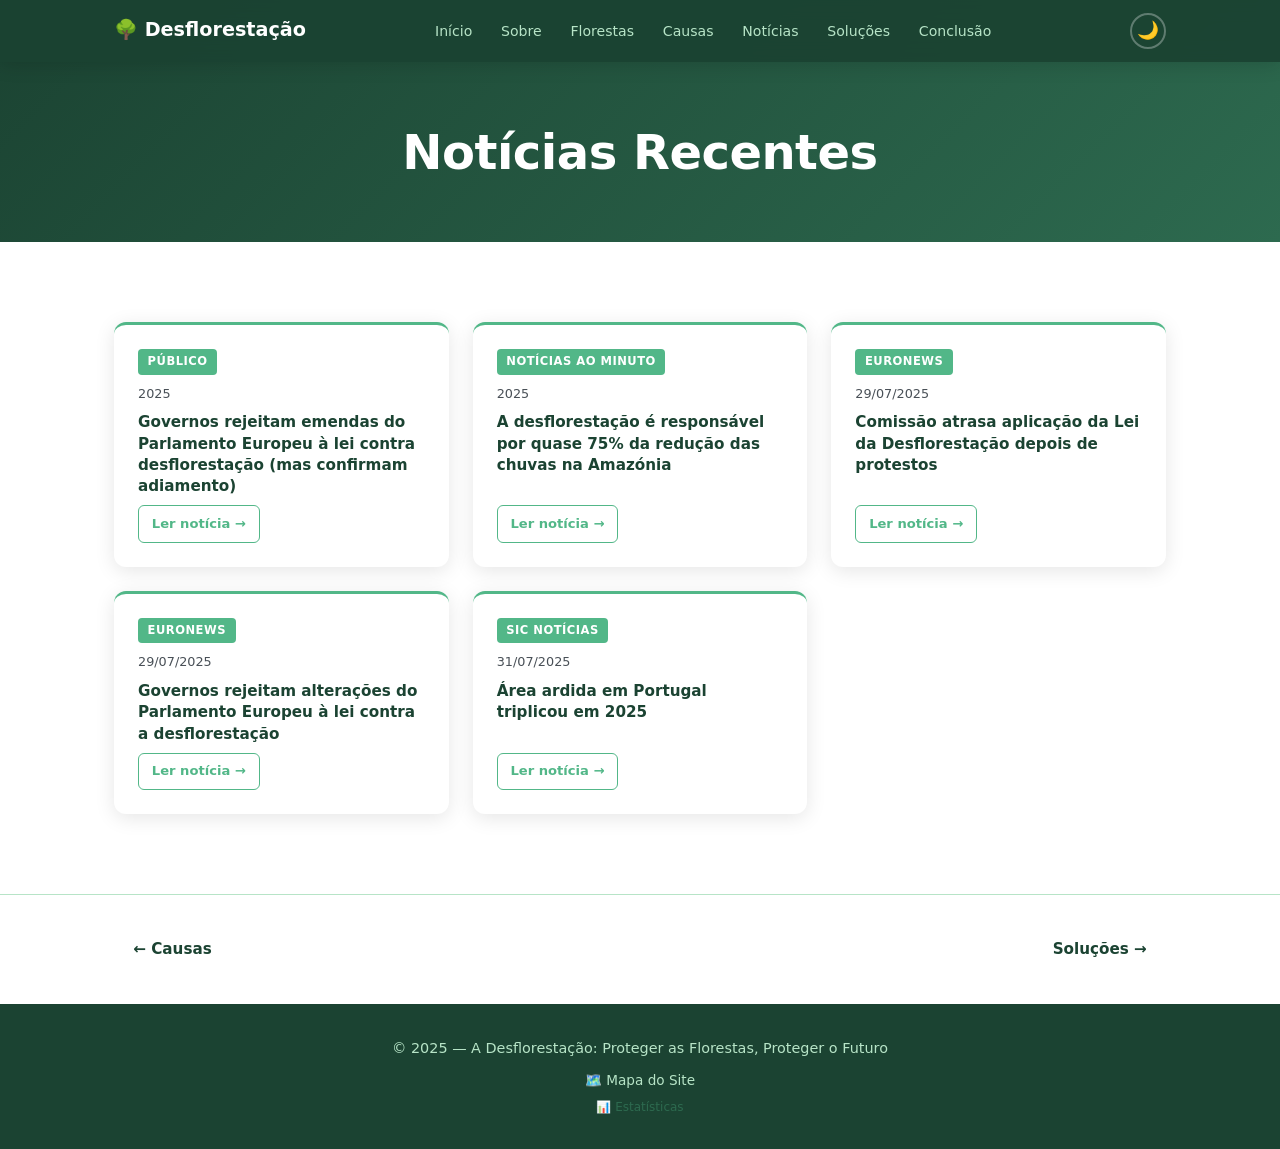
<file: desflorestacao/pages/noticias.html>
<!DOCTYPE html>
<html lang="pt">
<head>
    <meta charset="UTF-8">
    <meta name="viewport" content="width=device-width, initial-scale=1.0">
    <meta name="description" content="Notícias recentes sobre desflorestação na Europa, Amazónia e Portugal.">
    <title>Notícias — A Desflorestação</title>
    <link rel="icon" href="data:image/svg+xml,<svg xmlns='http://www.w3.org/2000/svg' viewBox='0 0 100 100'><text y='.9em' font-size='90'>🌳</text></svg>">
    <link rel="stylesheet" href="../css/style.css">
</head>
<body>

    <!-- Loading Screen -->
    <div class="loader-screen">
        <div class="loader-tree">
            <div class="loader-trunk"></div>
            <div class="loader-leaves"></div>
        </div>
        <p class="loader-text">A CARREGAR...</p>
    </div>

    <nav id="navbar">
        <div class="nav-container">
            <a href="../index.html" class="nav-logo">🌳 Desflorestação</a>
            <button class="nav-toggle" aria-label="Menu">&#9776;</button>
            <ul class="nav-links">
                <li><a href="../index.html">Início</a></li>
                <li><a href="sobre.html">Sobre</a></li>
                <li><a href="florestas.html">Florestas</a></li>
                <li><a href="causas.html">Causas</a></li>
                <li><a href="noticias.html" class="active">Notícias</a></li>
                <li><a href="solucoes.html">Soluções</a></li>
                <li><a href="conclusao.html">Conclusão</a></li>
            </ul>
            <button class="dark-toggle" aria-label="Modo escuro">🌙</button>
        </div>
    </nav>

    <div class="page-header">
        <h1>Notícias Recentes</h1>
    </div>

    <section class="section">
        <div class="container">
            <div class="news-grid">
                <article class="news-card">
                    <span class="news-source">Público</span>
                    <span class="news-date">2025</span>
                    <h3>Governos rejeitam emendas do Parlamento Europeu à lei contra desflorestação (mas confirmam adiamento)</h3>
                    <a href="https://www.publico.pt/2025/03/03/azul/noticia/governos-rejeitam-emendas-parlamento-europeu-lei-desflorestacao-confirmam-adiamento-2123816" target="_blank" rel="noopener noreferrer" class="news-link">Ler notícia →</a>
                </article>
                <article class="news-card">
                    <span class="news-source">Notícias ao Minuto</span>
                    <span class="news-date">2025</span>
                    <h3>A desflorestação é responsável por quase 75% da redução das chuvas na Amazónia</h3>
                    <a href="https://www.noticiasaominuto.com/mundo/2708161/a-desflorestacao-e-responsavel-por-quase-75-da-reducao-das-chuvas-na-amazonia" target="_blank" rel="noopener noreferrer" class="news-link">Ler notícia →</a>
                </article>
                <article class="news-card">
                    <span class="news-source">Euronews</span>
                    <span class="news-date">29/07/2025</span>
                    <h3>Comissão atrasa aplicação da Lei da Desflorestação depois de protestos</h3>
                    <a href="https://pt.euronews.com/green/2025/07/29/comissao-atrasa-aplicacao-da-lei-da-desflorestacao-depois-de-protestos" target="_blank" rel="noopener noreferrer" class="news-link">Ler notícia →</a>
                </article>
                <article class="news-card">
                    <span class="news-source">Euronews</span>
                    <span class="news-date">29/07/2025</span>
                    <h3>Governos rejeitam alterações do Parlamento Europeu à lei contra a desflorestação</h3>
                    <a href="https://pt.euronews.com/green/2025/07/29/governos-rejeitam-alteracoes-do-parlamento-europeu-a-lei-contra-a-desflorestacao" target="_blank" rel="noopener noreferrer" class="news-link">Ler notícia →</a>
                </article>
                <article class="news-card">
                    <span class="news-source">SIC Notícias</span>
                    <span class="news-date">31/07/2025</span>
                    <h3>Área ardida em Portugal triplicou em 2025</h3>
                    <a href="https://sicnoticias.pt/pais/2025-07-31-area-ardida-em-portugal-triplicou-em-2025" target="_blank" rel="noopener noreferrer" class="news-link">Ler notícia →</a>
                </article>
            </div>
        </div>
    </section>

    <div class="page-nav">
        <div class="container">
            <a href="causas.html" class="page-nav-link prev">← Causas</a>
            <a href="solucoes.html" class="page-nav-link next">Soluções →</a>
        </div>
    </div>

    <footer>
        <div class="container">
            <p>&copy; 2025 — A Desflorestação: Proteger as Florestas, Proteger o Futuro</p>
            <p style="margin-top:.5rem;font-size:.85rem;"><a href="../sitemap.html" style="color:var(--green-pale);text-decoration:none;">🗺️ Mapa do Site</a></p>
            <p style="margin-top:.3rem;font-size:.75rem;"><a href="estatisticas.html" style="color:var(--green-mid);text-decoration:none;">📊 Estatísticas</a></p>
        </div>
    </footer>

    <!-- Back to Top -->
    <button class="back-to-top" aria-label="Voltar ao topo">↑</button>

    <script src="../js/script.js"></script>
</body>
</html>
</file>
<file: css/style.css>
/* ===== RESET & BASE ===== */
*, *::before, *::after { margin: 0; padding: 0; box-sizing: border-box; }

:root {
    --green-dark: #1b4332;
    --green-mid: #2d6a4f;
    --green-light: #52b788;
    --green-pale: #b7e4c7;
    --green-bg: #d8f3dc;
    --accent: #f9a825;
    --white: #ffffff;
    --text: #212529;
    --text-light: #495057;
    --shadow: 0 4px 20px rgba(0,0,0,.1);
    --radius: 12px;
    --bg-body: #ffffff;
    --card-bg: #ffffff;
    --section-dark-bg: #d8f3dc;
}

/* ===== DARK MODE ===== */
[data-theme="dark"] {
    --bg-body: #0d1b12;
    --card-bg: #132a1c;
    --white: #132a1c;
    --text: #e0e0e0;
    --text-light: #adb5bd;
    --green-bg: #132a1c;
    --green-pale: #2d6a4f;
    --shadow: 0 4px 20px rgba(0,0,0,.4);
    --section-dark-bg: #0a1610;
}

[data-theme="dark"] body { background: var(--bg-body); }
[data-theme="dark"] .section-dark { background: var(--section-dark-bg); }
[data-theme="dark"] .news-card,
[data-theme="dark"] .sol-card,
[data-theme="dark"] .cause-item,
[data-theme="dark"] .conseq-card,
[data-theme="dark"] .target-card,
[data-theme="dark"] .importance-item,
[data-theme="dark"] .chain-step,
[data-theme="dark"] .success-card,
[data-theme="dark"] .home-card,
[data-theme="dark"] .pillars-card,
[data-theme="dark"] .bib-group,
[data-theme="dark"] .highlight-box { background: var(--card-bg); border-color: var(--green-mid); }
[data-theme="dark"] .page-header { background: linear-gradient(135deg, #091a0f, #163b28); }
[data-theme="dark"] footer { background: #060e09; }
[data-theme="dark"] .data-bar-track { background: #1a3d28; }
[data-theme="dark"] .facts-timeline::before { background: var(--green-mid); }
[data-theme="dark"] .fact-marker { border-color: var(--section-dark-bg); }
[data-theme="dark"] .section-title::after { background: var(--accent); }
[data-theme="dark"] .home-card:hover { box-shadow: 0 6px 30px rgba(82,183,136,.2); }

html { scroll-behavior: smooth; font-size: 16px; }

body {
    font-family: 'Segoe UI', system-ui, -apple-system, sans-serif;
    color: var(--text);
    line-height: 1.7;
    background: var(--bg-body);
    transition: background .4s, color .4s;
    cursor: url("data:image/svg+xml,<svg xmlns='http://www.w3.org/2000/svg' width='24' height='24'><text y='18' font-size='18'>🌿</text></svg>") 4 4, auto;
}

a, button, .home-card, .news-card, .sol-card, .cause-item, .conseq-card {
    cursor: url("data:image/svg+xml,<svg xmlns='http://www.w3.org/2000/svg' width='24' height='24'><text y='18' font-size='18'>🍃</text></svg>") 4 4, pointer;
}

/* ===== LOADING SCREEN ===== */
.loader-screen {
    position: fixed;
    inset: 0;
    z-index: 9999;
    background: var(--green-dark);
    display: flex;
    flex-direction: column;
    align-items: center;
    justify-content: center;
    transition: opacity .6s ease, visibility .6s ease;
}

.loader-screen.hidden {
    opacity: 0;
    visibility: hidden;
}

.loader-tree {
    position: relative;
    width: 80px;
    height: 120px;
}

.loader-trunk {
    position: absolute;
    bottom: 0;
    left: 50%;
    transform: translateX(-50%);
    width: 10px;
    height: 40px;
    background: #8B5E3C;
    border-radius: 3px;
}

.loader-leaves {
    position: absolute;
    bottom: 30px;
    left: 50%;
    margin-left: -35px;
    width: 0;
    height: 0;
    border-left: 35px solid transparent;
    border-right: 35px solid transparent;
    border-bottom: 70px solid var(--green-light);
    border-radius: 8px;
    animation: growTree 1.2s ease-out forwards;
}

.loader-leaves::after {
    content: '';
    position: absolute;
    top: 22px;
    left: 50%;
    margin-left: -25px;
    width: 0;
    height: 0;
    border-left: 25px solid transparent;
    border-right: 25px solid transparent;
    border-bottom: 50px solid var(--green-mid);
    border-radius: 6px;
    animation: growTree 1.2s ease-out .3s forwards;
    opacity: 0;
}

@keyframes growTree {
    0% { transform: scaleY(0); opacity: 0; transform-origin: bottom; }
    60% { transform: scaleY(1.1); opacity: 1; }
    100% { transform: scaleY(1); opacity: 1; }
}

.loader-text {
    color: var(--green-pale);
    margin-top: 1.5rem;
    font-size: .9rem;
    letter-spacing: 2px;
    animation: loaderPulse 1.2s ease-in-out infinite;
}

@keyframes loaderPulse {
    0%, 100% { opacity: .4; }
    50% { opacity: 1; }
}

/* ===== PAGE TRANSITION ===== */
.page-transition {
    animation: pageIn .5s ease-out;
}

@keyframes pageIn {
    from { opacity: 0; transform: translateY(15px); }
    to { opacity: 1; transform: translateY(0); }
}

.page-leave {
    animation: pageOut .3s ease-in forwards;
}

@keyframes pageOut {
    to { opacity: 0; transform: translateY(-10px); }
}

/* ===== BACK TO TOP BUTTON ===== */
.back-to-top {
    position: fixed;
    bottom: 2rem;
    right: 2rem;
    width: 48px;
    height: 48px;
    background: var(--green-light);
    color: var(--white);
    border: none;
    border-radius: 50%;
    font-size: 1.3rem;
    display: flex;
    align-items: center;
    justify-content: center;
    box-shadow: 0 4px 16px rgba(0,0,0,.2);
    opacity: 0;
    visibility: hidden;
    transform: translateY(20px);
    transition: opacity .3s, visibility .3s, transform .3s, background .2s;
    z-index: 900;
}

.back-to-top.visible {
    opacity: 1;
    visibility: visible;
    transform: translateY(0);
}

.back-to-top:hover {
    background: var(--green-mid);
    transform: translateY(-3px);
}

/* ===== DARK MODE TOGGLE ===== */
.dark-toggle {
    background: none;
    border: 2px solid rgba(255,255,255,.3);
    color: var(--green-pale);
    width: 36px;
    height: 36px;
    border-radius: 50%;
    font-size: 1.1rem;
    display: flex;
    align-items: center;
    justify-content: center;
    transition: border-color .2s, transform .2s;
    margin-left: .6rem;
    flex-shrink: 0;
}

.dark-toggle:hover {
    border-color: var(--accent);
    transform: rotate(30deg);
}

img { max-width: 100%; display: block; }

.container {
    max-width: 1100px;
    margin: 0 auto;
    padding: 0 1.5rem;
}

/* ===== NAVBAR ===== */
#navbar {
    position: fixed;
    top: 0; left: 0; right: 0;
    z-index: 1000;
    background: transparent;
    -webkit-backdrop-filter: blur(0);
    backdrop-filter: blur(0);
    transition: background .4s, backdrop-filter .4s, box-shadow .4s;
}

#navbar.scrolled {
    background: rgba(27,67,50,.95);
    -webkit-backdrop-filter: blur(10px);
    backdrop-filter: blur(10px);
    box-shadow: 0 2px 20px rgba(0,0,0,.15);
}

/* On sub-pages (no hero), navbar starts solid */
.page-header ~ .section #navbar,
body:not(:has(#hero)) #navbar {
    background: rgba(27,67,50,.95);
    -webkit-backdrop-filter: blur(10px);
    backdrop-filter: blur(10px);
}

.nav-container {
    max-width: 1100px;
    margin: 0 auto;
    padding: .8rem 1.5rem;
    display: flex;
    align-items: center;
    justify-content: space-between;
}

.nav-logo {
    color: var(--white);
    font-weight: 700;
    font-size: 1.2rem;
    text-decoration: none;
}

.nav-links {
    display: flex;
    list-style: none;
    gap: .2rem;
}

.nav-links a {
    color: var(--green-pale);
    text-decoration: none;
    padding: .4rem .8rem;
    border-radius: 6px;
    font-size: .88rem;
    transition: background .2s, color .2s;
}

.nav-links a:hover,
.nav-links a.active {
    background: rgba(255,255,255,.15);
    color: var(--white);
}

.nav-toggle {
    display: none;
    background: none;
    border: none;
    color: var(--white);
    font-size: 1.6rem;
    cursor: pointer;
}

/* ===== HERO ===== */
#hero {
    position: relative;
    min-height: 100vh;
    display: flex;
    align-items: center;
    justify-content: center;
    text-align: center;
    background: var(--green-dark);
    color: #ffffff;
    overflow: hidden;
}

.hero-video-bg {
    position: absolute;
    inset: 0;
    z-index: 0;
}

.hero-video-bg video {
    width: 100%;
    height: 100%;
    object-fit: cover;
}

/* Animated gradient fallback when no video loads */
.hero-gradient-anim {
    position: absolute;
    inset: 0;
    background: linear-gradient(160deg,
        rgba(27,67,50,.92) 0%,
        rgba(45,106,79,.85) 30%,
        rgba(82,183,136,.6) 60%,
        rgba(27,67,50,.92) 100%);
    background-size: 300% 300%;
    animation: heroGradient 10s ease infinite;
    z-index: 1;
}

@keyframes heroGradient {
    0%   { background-position: 0% 50%; }
    50%  { background-position: 100% 50%; }
    100% { background-position: 0% 50%; }
}

.hero-overlay {
    position: absolute;
    inset: 0;
    background: radial-gradient(circle at 30% 70%, rgba(82,183,136,.3), transparent 60%);
    z-index: 2;
}

.hero-content {
    position: relative;
    z-index: 3;
    padding: 2rem;
}

#hero h1 {
    font-size: clamp(2.8rem, 6vw, 5rem);
    font-weight: 800;
    margin-bottom: .6rem;
    line-height: 1.1;
    letter-spacing: -1px;
}

.hero-tagline {
    font-size: 1.25rem;
    font-style: italic;
    opacity: .9;
    margin-bottom: 2.5rem;
    max-width: 500px;
    margin-left: auto;
    margin-right: auto;
}

.btn-hero {
    display: inline-block;
    padding: .85rem 2.2rem;
    background: var(--accent);
    color: var(--green-dark);
    font-weight: 700;
    text-decoration: none;
    border-radius: 50px;
    font-size: 1rem;
    transition: transform .2s, box-shadow .2s;
}

.btn-hero:hover {
    transform: translateY(-2px);
    box-shadow: 0 6px 24px rgba(249,168,37,.4);
}

/* ===== TYPEWRITER ===== */
.typewriter-quote {
    font-size: 1.1rem;
    font-style: italic;
    color: rgba(255,255,255,.85);
    min-height: 1.6em;
    margin-top: .5rem;
    margin-bottom: 2rem;
}

.typewriter-cursor {
    display: inline-block;
    width: 2px;
    height: 1em;
    background: var(--accent);
    margin-left: 2px;
    animation: blink .7s step-end infinite;
    vertical-align: text-bottom;
}

@keyframes blink {
    50% { opacity: 0; }
}

/* ===== SECTIONS ===== */
.section {
    padding: 5rem 0;
}

.section-dark {
    background: var(--green-bg);
    transition: background .4s;
}

/* ===== PARALLAX ===== */
.parallax-section {
    background-attachment: fixed;
    background-size: cover;
    background-position: center;
    background-repeat: no-repeat;
}

.parallax-facts {
    background-image: linear-gradient(rgba(27,67,50,.9), rgba(27,67,50,.92)),
        url('https://images.unsplash.com/photo-1448375240586-882707db888b?w=1600&q=80');
    color: #ffffff;
}

.parallax-facts .section-title,
.parallax-facts .fact-content h3 { color: #ffffff; }
.parallax-facts .fact-content p { color: rgba(255,255,255,.8); }
.parallax-facts .fact-marker { background: var(--accent); border-color: transparent; }
.parallax-facts .facts-timeline::before { background: var(--accent); }

.section-accent {
    background: linear-gradient(135deg, var(--green-dark), var(--green-mid));
    color: var(--white);
}

.section-title {
    font-size: 2rem;
    font-weight: 800;
    text-align: center;
    margin-bottom: 2.5rem;
    position: relative;
}

.section-title::after {
    content: '';
    display: block;
    width: 60px;
    height: 4px;
    background: var(--green-light);
    margin: .8rem auto 0;
    border-radius: 2px;
}

.section-accent .section-title::after {
    background: var(--accent);
}

.section-intro {
    max-width: 800px;
    margin: 0 auto 1.5rem;
    text-align: center;
    color: var(--text-light);
    font-size: 1.05rem;
}

.subsection-title {
    font-size: 1.4rem;
    color: var(--green-dark);
    text-align: center;
    margin: 3rem 0 1.5rem;
}

/* ===== SOBRE / ABOUT ===== */
.about-grid {
    display: grid;
    grid-template-columns: 1.2fr 1fr;
    gap: 2.5rem;
    align-items: start;
}

.about-text p { margin-bottom: 1rem; font-size: 1.05rem; }

.pillars-card {
    background: var(--white);
    border: 1px solid var(--green-pale);
    border-radius: var(--radius);
    padding: 2rem;
    box-shadow: var(--shadow);
    text-align: center;
}

.pillars-card h3 {
    color: var(--green-dark);
    margin-bottom: 1.5rem;
}

.pillars {
    display: flex;
    gap: 1.2rem;
    justify-content: center;
}

.pillar {
    display: flex;
    flex-direction: column;
    align-items: center;
    gap: .4rem;
}

.pillar-icon { font-size: 2rem; }

.pillar-name {
    font-size: .85rem;
    font-weight: 600;
    color: var(--green-dark);
}

/* ===== ODS 15 ===== */
.ods-content {
    display: flex;
    align-items: center;
    gap: 2.5rem;
    max-width: 800px;
    margin: 0 auto;
}

.ods-badge {
    flex-shrink: 0;
    width: 120px;
    height: 120px;
    background: linear-gradient(135deg, #56c02b, #3da51c);
    border-radius: var(--radius);
    display: flex;
    flex-direction: column;
    align-items: center;
    justify-content: center;
    color: var(--white);
    box-shadow: var(--shadow);
}

.ods-number {
    font-size: 2.5rem;
    font-weight: 900;
    line-height: 1;
}

.ods-label {
    font-size: .7rem;
    font-weight: 700;
    text-transform: uppercase;
    letter-spacing: 1px;
    text-align: center;
}

.ods-text p {
    font-size: 1.05rem;
    line-height: 1.8;
    color: var(--text);
    margin-bottom: .8rem;
}

/* ===== HIGHLIGHT BOXES ===== */
.highlight-boxes {
    display: grid;
    grid-template-columns: 1fr 1fr;
    gap: 1.5rem;
    margin: 2rem 0;
}

.highlight-box {
    background: linear-gradient(135deg, var(--green-bg), #e8f5e9);
    border-radius: var(--radius);
    padding: 1.8rem;
    border-left: 4px solid var(--green-light);
}

.highlight-box h3 {
    font-size: 1.1rem;
    margin-bottom: .6rem;
    color: var(--green-dark);
}

.highlight-box p {
    font-size: .95rem;
    color: var(--text-light);
    line-height: 1.6;
}

/* ===== CAUSES GRID ===== */
.causes-grid {
    display: grid;
    grid-template-columns: repeat(4, 1fr);
    gap: 1.5rem;
}

.cause-item {
    text-align: center;
    padding: 1.8rem 1rem;
    background: var(--white);
    border: 1px solid var(--green-pale);
    border-radius: var(--radius);
    transition: transform .2s, box-shadow .2s;
}

.cause-item:hover {
    transform: translateY(-4px);
    box-shadow: var(--shadow);
}

.cause-icon {
    font-size: 2.5rem;
    margin-bottom: .8rem;
}

.cause-item h4 {
    font-size: .95rem;
    color: var(--green-dark);
    margin-bottom: .5rem;
}

.cause-item p {
    font-size: .85rem;
    color: var(--text-light);
    line-height: 1.5;
}

/* ===== CONSEQUENCES ===== */
.consequences-grid {
    display: grid;
    grid-template-columns: repeat(4, 1fr);
    gap: 1.5rem;
}

.conseq-card {
    background: var(--white);
    border-radius: var(--radius);
    padding: 2rem 1.2rem;
    text-align: center;
    box-shadow: var(--shadow);
    transition: transform .2s;
}

.conseq-card:hover { transform: translateY(-4px); }

.conseq-icon {
    font-size: 2.5rem;
    margin-bottom: .8rem;
}

.conseq-card h3 {
    font-size: 1rem;
    color: var(--green-dark);
    margin-bottom: .5rem;
}

.conseq-card p {
    font-size: .88rem;
    color: var(--text-light);
    line-height: 1.5;
}

/* ===== NOTÍCIAS ===== */
.news-grid {
    display: grid;
    grid-template-columns: repeat(auto-fit, minmax(280px, 1fr));
    gap: 1.5rem;
}

.news-card {
    background: var(--white);
    border-radius: var(--radius);
    padding: 1.5rem;
    box-shadow: var(--shadow);
    display: flex;
    flex-direction: column;
    gap: .5rem;
    transition: transform .2s;
    border-top: 3px solid var(--green-light);
}

.news-card:hover { transform: translateY(-4px); }

.news-source {
    background: var(--green-light);
    color: var(--white);
    font-size: .72rem;
    font-weight: 700;
    padding: .2rem .6rem;
    border-radius: 4px;
    align-self: flex-start;
    text-transform: uppercase;
    letter-spacing: .5px;
}

.news-date {
    font-size: .8rem;
    color: var(--text-light);
}

.news-card h3 {
    font-size: .95rem;
    line-height: 1.4;
    color: var(--green-dark);
}

.news-link {
    display: inline-block;
    margin-top: auto;
    padding: .4rem .8rem;
    font-size: .82rem;
    font-weight: 600;
    color: var(--green-light);
    border: 1.5px solid var(--green-light);
    border-radius: 6px;
    text-decoration: none;
    align-self: flex-start;
    transition: background .2s, color .2s;
}

.news-link:hover {
    background: var(--green-light);
    color: var(--white);
}

/* ===== SOLUÇÕES ===== */
.solution-block {
    margin-bottom: 3rem;
}

.solution-heading {
    font-size: 1.4rem;
    color: var(--green-dark);
    margin-bottom: 1.5rem;
    display: flex;
    align-items: center;
    gap: .8rem;
}

.sol-num {
    width: 36px;
    height: 36px;
    background: var(--green-light);
    color: var(--white);
    border-radius: 50%;
    display: flex;
    align-items: center;
    justify-content: center;
    font-size: 1rem;
    font-weight: 800;
    flex-shrink: 0;
}

.solution-cards {
    display: grid;
    grid-template-columns: repeat(auto-fit, minmax(240px, 1fr));
    gap: 1.2rem;
}

.sol-card {
    background: var(--white);
    border: 1px solid var(--green-pale);
    border-radius: var(--radius);
    padding: 1.5rem;
    transition: box-shadow .2s, transform .2s;
}

.sol-card:hover {
    box-shadow: var(--shadow);
    transform: translateY(-3px);
}

.sol-card h4 {
    font-size: 1rem;
    margin-bottom: .6rem;
    color: var(--green-dark);
}

.sol-card p {
    font-size: .9rem;
    color: var(--text-light);
    line-height: 1.6;
}

/* ===== VÍDEO ===== */
.video-wrapper {
    position: relative;
    width: 100%;
    max-width: 750px;
    margin: 0 auto;
    padding-top: 56.25%;
    border-radius: var(--radius);
    overflow: hidden;
    box-shadow: var(--shadow);
}

.video-wrapper iframe {
    position: absolute;
    top: 0; left: 0;
    width: 100%;
    height: 100%;
    border: none;
}

/* ===== CONCLUSÃO ===== */
.conclusion-content {
    max-width: 800px;
    margin: 0 auto;
}

.conclusion-content p {
    margin-bottom: 1.2rem;
    font-size: 1.05rem;
    line-height: 1.8;
    opacity: .95;
}

.conclusion-content blockquote {
    margin-top: 2rem;
    padding: 1.5rem 2rem;
    background: rgba(255,255,255,.12);
    border-left: 4px solid var(--accent);
    border-radius: 0 var(--radius) var(--radius) 0;
    font-style: italic;
    font-size: 1.15rem;
    line-height: 1.7;
}

/* ===== BIBLIOGRAFIA ===== */
.bib-grid {
    display: grid;
    grid-template-columns: repeat(auto-fit, minmax(300px, 1fr));
    gap: 2rem;
}

.bib-group {
    background: var(--green-bg);
    border-radius: var(--radius);
    padding: 1.5rem;
}

.bib-group h3 {
    font-size: 1rem;
    color: var(--green-dark);
    margin-bottom: 1rem;
    padding-bottom: .5rem;
    border-bottom: 2px solid var(--green-pale);
}

.bib-group ul {
    list-style: none;
    display: flex;
    flex-direction: column;
    gap: .8rem;
}

.bib-group li {
    font-size: .9rem;
    line-height: 1.5;
    padding-left: 1rem;
    border-left: 2px solid var(--green-light);
    color: var(--text-light);
}

/* ===== PAGE HEADER (sub-pages) ===== */
.page-header {
    padding: 7rem 1.5rem 3rem;
    text-align: center;
    background: linear-gradient(135deg, var(--green-dark), var(--green-mid));
    color: var(--white);
}

.page-header h1 {
    font-size: clamp(2rem, 4vw, 3rem);
    font-weight: 800;
    letter-spacing: -0.5px;
}

.page-header-accent {
    background: linear-gradient(135deg, var(--green-dark), var(--green-mid));
}

/* ===== HOME GRID (index) ===== */
.home-grid {
    display: grid;
    grid-template-columns: repeat(auto-fit, minmax(280px, 1fr));
    gap: 1.5rem;
}

.home-card {
    display: flex;
    flex-direction: column;
    align-items: center;
    text-align: center;
    background: var(--white);
    border: 1px solid var(--green-pale);
    border-radius: var(--radius);
    padding: 2rem 1.5rem;
    text-decoration: none;
    color: var(--text);
    transition: transform .2s, box-shadow .2s;
}

.home-card:hover {
    transform: translateY(-6px);
    box-shadow: var(--shadow);
}

.home-card-icon {
    font-size: 2.5rem;
    margin-bottom: .8rem;
}

.home-card h3 {
    font-size: 1.1rem;
    color: var(--green-dark);
    margin-bottom: .5rem;
}

.home-card p {
    font-size: .9rem;
    color: var(--text-light);
    line-height: 1.5;
}

/* ===== PAGE NAV (prev/next) ===== */
.page-nav {
    padding: 2rem 0;
    border-top: 1px solid var(--green-pale);
}

.page-nav .container {
    display: flex;
    justify-content: space-between;
    align-items: center;
}

.page-nav-link {
    display: inline-flex;
    align-items: center;
    gap: .4rem;
    padding: .6rem 1.2rem;
    text-decoration: none;
    color: var(--green-dark);
    font-weight: 600;
    font-size: .95rem;
    border-radius: 8px;
    transition: background .2s, color .2s;
}

.page-nav-link:hover {
    background: var(--green-bg);
    color: var(--green-mid);
}

.page-nav-link.next {
    margin-left: auto;
}

/* ===== FOOTER ===== */
footer {
    background: var(--green-dark);
    color: var(--green-pale);
    text-align: center;
    padding: 2rem 1rem;
    font-size: .9rem;
}

/* ===== HERO ENHANCEMENTS ===== */
.hero-particles {
    position: absolute;
    inset: 0;
    overflow: hidden;
    z-index: 0;
}

.particle {
    position: absolute;
    width: 6px;
    height: 6px;
    background: rgba(255,255,255,.25);
    border-radius: 50%;
    animation: floatUp linear infinite;
}

@keyframes floatUp {
    0% { transform: translateY(0) scale(1); opacity: 0; }
    10% { opacity: 1; }
    90% { opacity: 1; }
    100% { transform: translateY(-100vh) scale(0); opacity: 0; }
}

.hero-title-anim {
    animation: slideInDown .8s ease-out;
}

@keyframes slideInDown {
    from { opacity: 0; transform: translateY(-40px); }
    to { opacity: 1; transform: translateY(0); }
}

.hero-stats {
    display: flex;
    gap: 2.5rem;
    justify-content: center;
    margin: 2rem 0 2.5rem;
    flex-wrap: wrap;
}

.stat {
    display: flex;
    flex-direction: column;
    align-items: center;
    animation: fadeInUp .6s ease-out both;
}

.stat:nth-child(1) { animation-delay: .3s; }
.stat:nth-child(2) { animation-delay: .5s; }
.stat:nth-child(3) { animation-delay: .7s; }

@keyframes fadeInUp {
    from { opacity: 0; transform: translateY(20px); }
    to { opacity: 1; transform: translateY(0); }
}

.stat-number {
    font-size: 2rem;
    font-weight: 900;
    color: var(--accent);
    line-height: 1.2;
}

.stat-label {
    font-size: .8rem;
    opacity: .8;
    text-transform: uppercase;
    letter-spacing: .5px;
    max-width: 160px;
    text-align: center;
}

/* ===== FACTS TIMELINE ===== */
.facts-timeline {
    position: relative;
    padding-left: 2rem;
    max-width: 800px;
    margin: 0 auto;
}

.facts-timeline::before {
    content: '';
    position: absolute;
    left: 7px;
    top: 0;
    bottom: 0;
    width: 3px;
    background: var(--green-light);
    border-radius: 2px;
}

.fact-item {
    position: relative;
    margin-bottom: 2rem;
    padding-left: 1.5rem;
}

.fact-marker {
    position: absolute;
    left: -2rem;
    top: .4rem;
    width: 17px;
    height: 17px;
    background: var(--green-light);
    border: 3px solid var(--green-bg);
    border-radius: 50%;
    z-index: 1;
}

.fact-content h3 {
    font-size: 1.05rem;
    color: var(--green-dark);
    margin-bottom: .3rem;
}

.fact-content p {
    font-size: .93rem;
    color: var(--text-light);
    line-height: 1.6;
}

/* ===== TARGETS GRID (ODS metas) ===== */
.targets-grid {
    display: grid;
    grid-template-columns: repeat(auto-fit, minmax(240px, 1fr));
    gap: 1.5rem;
}

.target-card {
    background: var(--white);
    border-radius: var(--radius);
    padding: 1.5rem;
    border-left: 4px solid var(--green-light);
    box-shadow: var(--shadow);
    transition: transform .2s;
}

.target-card:hover { transform: translateY(-3px); }

.target-num {
    display: inline-block;
    background: var(--green-light);
    color: var(--white);
    font-weight: 800;
    font-size: .85rem;
    padding: .2rem .6rem;
    border-radius: 4px;
    margin-bottom: .6rem;
}

.target-card p {
    font-size: .9rem;
    color: var(--text-light);
    line-height: 1.6;
}

/* ===== IMPORTANCE GRID ===== */
.importance-grid {
    display: grid;
    grid-template-columns: repeat(3, 1fr);
    gap: 1.5rem;
}

.importance-item {
    background: var(--white);
    border-radius: var(--radius);
    padding: 2rem 1.5rem;
    text-align: center;
    box-shadow: var(--shadow);
    transition: transform .3s;
}

.importance-item:hover {
    transform: translateY(-5px) scale(1.02);
}

.importance-icon {
    font-size: 2.5rem;
    margin-bottom: .8rem;
}

.importance-item h3 {
    font-size: 1rem;
    color: var(--green-dark);
    margin-bottom: .5rem;
}

.importance-item p {
    font-size: .88rem;
    color: var(--text-light);
    line-height: 1.6;
}

/* ===== DATA BARS ===== */
.data-bars {
    max-width: 700px;
    margin: 0 auto;
    display: flex;
    flex-direction: column;
    gap: 1.2rem;
}

.data-bar-item { width: 100%; }

.data-bar-label {
    display: flex;
    justify-content: space-between;
    font-size: .9rem;
    font-weight: 600;
    color: var(--green-dark);
    margin-bottom: .3rem;
}

.data-bar-value {
    color: var(--text-light);
    font-weight: 500;
}

.data-bar-track {
    height: 22px;
    background: var(--green-bg);
    border-radius: 11px;
    overflow: hidden;
}

.data-bar-fill {
    height: 100%;
    background: linear-gradient(90deg, var(--green-light), var(--green-mid));
    border-radius: 11px;
    width: 0;
    transition: width 1.2s cubic-bezier(.25,.8,.25,1);
}

.data-note {
    text-align: center;
    font-size: .8rem;
    color: var(--text-light);
    margin-top: 1.5rem;
    font-style: italic;
}

/* ===== IMPACT CHAIN ===== */
.impact-chain {
    display: flex;
    align-items: center;
    justify-content: center;
    gap: .5rem;
    flex-wrap: wrap;
    margin: 1rem 0;
}

.chain-step {
    background: var(--white);
    border-radius: var(--radius);
    padding: 1.2rem 1rem;
    text-align: center;
    min-width: 120px;
    box-shadow: var(--shadow);
    transition: transform .3s;
}

.chain-step:hover { transform: scale(1.08); }

.chain-icon {
    font-size: 2rem;
    margin-bottom: .4rem;
}

.chain-step p {
    font-size: .82rem;
    font-weight: 600;
    color: var(--green-dark);
}

.chain-arrow {
    font-size: 1.5rem;
    color: var(--green-light);
    font-weight: 800;
}

/* ===== SUCCESS GRID ===== */
.success-grid {
    display: grid;
    grid-template-columns: repeat(auto-fit, minmax(240px, 1fr));
    gap: 1.5rem;
}

.success-card {
    background: var(--white);
    border-radius: var(--radius);
    padding: 1.8rem;
    text-align: center;
    box-shadow: var(--shadow);
    transition: transform .3s;
}

.success-card:hover { transform: translateY(-5px); }

.success-flag {
    font-size: 2.5rem;
    margin-bottom: .6rem;
}

.success-card h3 {
    font-size: 1rem;
    color: var(--green-dark);
    margin-bottom: .5rem;
}

.success-card p {
    font-size: .88rem;
    color: var(--text-light);
    line-height: 1.6;
}

/* ===== ANIMATIONS ===== */
.fade-in {
    opacity: 0;
    transform: translateY(30px);
    transition: opacity .6s ease, transform .6s ease;
}

.fade-in.visible {
    opacity: 1;
    transform: translateY(0);
}

/* Staggered delay for children */
.fade-in-stagger > * {
    opacity: 0;
    transform: translateY(20px);
    transition: opacity .5s ease, transform .5s ease;
}

.fade-in-stagger.visible > *:nth-child(1) { transition-delay: 0s; opacity: 1; transform: translateY(0); }
.fade-in-stagger.visible > *:nth-child(2) { transition-delay: .1s; opacity: 1; transform: translateY(0); }
.fade-in-stagger.visible > *:nth-child(3) { transition-delay: .2s; opacity: 1; transform: translateY(0); }
.fade-in-stagger.visible > *:nth-child(4) { transition-delay: .25s; opacity: 1; transform: translateY(0); }
.fade-in-stagger.visible > *:nth-child(5) { transition-delay: .3s; opacity: 1; transform: translateY(0); }

/* Slide from left */
.slide-left {
    opacity: 0;
    transform: translateX(-50px);
    transition: opacity .6s ease, transform .6s ease;
}

.slide-left.visible {
    opacity: 1;
    transform: translateX(0);
}

/* Slide from right */
.slide-right {
    opacity: 0;
    transform: translateX(50px);
    transition: opacity .6s ease, transform .6s ease;
}

.slide-right.visible {
    opacity: 1;
    transform: translateX(0);
}

/* Scale up */
.scale-in {
    opacity: 0;
    transform: scale(.85);
    transition: opacity .5s ease, transform .5s ease;
}

.scale-in.visible {
    opacity: 1;
    transform: scale(1);
}

/* Pulse animation for icons */
@keyframes pulse {
    0%, 100% { transform: scale(1); }
    50% { transform: scale(1.15); }
}

.pulse-hover:hover {
    animation: pulse .6s ease;
}

/* ===== GLOBAL PANORAMA / REGION CARDS ===== */
.global-grid {
    display: grid;
    grid-template-columns: repeat(3, 1fr);
    gap: 1.5rem;
}

.region-card {
    background: var(--card-bg, var(--white));
    border-radius: var(--radius);
    padding: 1.6rem;
    box-shadow: var(--shadow);
    border-top: 4px solid var(--green-pale);
    transition: transform .3s, box-shadow .3s;
    display: flex;
    flex-direction: column;
    gap: .8rem;
}

.region-card:hover {
    transform: translateY(-5px);
    box-shadow: 0 8px 30px rgba(0,0,0,.15);
}

.region-card.region-critical { border-top-color: #e74c3c; }
.region-card.region-high { border-top-color: #f39c12; }
.region-card.region-moderate { border-top-color: var(--green-light); }

.region-header {
    display: flex;
    align-items: center;
    gap: .8rem;
}

.region-emoji {
    font-size: 2rem;
    line-height: 1;
}

.region-header h3 {
    font-size: 1rem;
    color: var(--green-dark);
    margin-bottom: .15rem;
}

[data-theme="dark"] .region-header h3 { color: var(--green-pale); }

.region-tag {
    display: inline-block;
    font-size: .68rem;
    font-weight: 700;
    text-transform: uppercase;
    letter-spacing: .8px;
    padding: .15rem .5rem;
    border-radius: 4px;
}

.region-tag.critical {
    background: rgba(231,76,60,.15);
    color: #e74c3c;
}

.region-tag.high {
    background: rgba(243,156,18,.15);
    color: #e67e22;
}

.region-tag.moderate {
    background: rgba(82,183,136,.15);
    color: var(--green-light);
}

.region-card p {
    font-size: .85rem;
    color: var(--text-light);
    line-height: 1.6;
    flex-grow: 1;
}

.region-stat {
    display: flex;
    align-items: baseline;
    gap: .4rem;
}

.region-stat-num {
    font-size: 1.4rem;
    font-weight: 800;
    color: var(--green-dark);
}

[data-theme="dark"] .region-stat-num { color: var(--accent); }

.region-stat-label {
    font-size: .75rem;
    color: var(--text-light);
}

.region-bar {
    height: 6px;
    background: var(--green-bg);
    border-radius: 3px;
    overflow: hidden;
}

[data-theme="dark"] .region-bar { background: #1a3d28; }

.region-bar-fill {
    height: 100%;
    border-radius: 3px;
    transition: width 1s ease-out;
}

.map-legend {
    display: flex;
    justify-content: center;
    gap: 1.8rem;
    margin-top: 1.2rem;
    font-size: .85rem;
    flex-wrap: wrap;
    color: var(--text-light);
}

.legend-item {
    display: flex;
    align-items: center;
    gap: .5rem;
    font-weight: 500;
}

.legend-dot {
    width: 16px;
    height: 16px;
    border-radius: 4px;
    border: 1px solid rgba(0,0,0,.1);
}

.legend-dot.critical { background: #e74c3c; }
.legend-dot.high { background: #f39c12; }
.legend-dot.moderate { background: var(--green-pale); border-color: var(--green-light); }

/* ===== RESPONSIVE ===== */
@media (max-width: 900px) {
    .causes-grid,
    .consequences-grid {
        grid-template-columns: repeat(2, 1fr);
    }
    .importance-grid {
        grid-template-columns: repeat(2, 1fr);
    }
}

@media (max-width: 768px) {
    .nav-toggle { display: block; }

    .nav-links {
        display: none;
        flex-direction: column;
        position: absolute;
        top: 100%;
        left: 0; right: 0;
        background: var(--green-dark);
        padding: 1rem;
        gap: 0;
    }

    .nav-links.open { display: flex; }

    .nav-links a {
        padding: .8rem 1rem;
        border-radius: 0;
    }

    .about-grid {
        grid-template-columns: 1fr;
    }

    .highlight-boxes {
        grid-template-columns: 1fr;
    }

    .ods-content {
        flex-direction: column;
        text-align: center;
    }

    .causes-grid,
    .consequences-grid {
        grid-template-columns: 1fr 1fr;
    }

    .solution-cards {
        grid-template-columns: 1fr;
    }

    .importance-grid {
        grid-template-columns: 1fr;
    }

    .hero-stats {
        gap: 1.5rem;
    }

    .stat-number {
        font-size: 1.5rem;
    }

    .impact-chain {
        flex-direction: column;
    }

    .chain-arrow {
        transform: rotate(90deg);
    }

    .back-to-top {
        bottom: 1.2rem;
        right: 1.2rem;
        width: 42px;
        height: 42px;
    }

    .parallax-section {
        background-attachment: scroll;
    }

    .global-grid {
        grid-template-columns: 1fr 1fr;
    }
}

@media (max-width: 480px) {
    .causes-grid,
    .consequences-grid {
        grid-template-columns: 1fr;
    }

    .pillars { flex-direction: column; }

    .hero-stats { flex-direction: column; gap: 1rem; }

    .global-grid { grid-template-columns: 1fr; }
}
</file>
<file: desflorestacao/css/style.css>
/* ===== RESET & BASE ===== */
*, *::before, *::after { margin: 0; padding: 0; box-sizing: border-box; }

:root {
    --green-dark: #1b4332;
    --green-mid: #2d6a4f;
    --green-light: #52b788;
    --green-pale: #b7e4c7;
    --green-bg: #d8f3dc;
    --accent: #f9a825;
    --white: #ffffff;
    --text: #212529;
    --text-light: #495057;
    --shadow: 0 4px 20px rgba(0,0,0,.1);
    --radius: 12px;
    --bg-body: #ffffff;
    --card-bg: #ffffff;
    --section-dark-bg: #d8f3dc;
}

/* ===== DARK MODE ===== */
[data-theme="dark"] {
    --bg-body: #0d1b12;
    --card-bg: #132a1c;
    --white: #132a1c;
    --text: #e0e0e0;
    --text-light: #adb5bd;
    --green-bg: #132a1c;
    --green-pale: #2d6a4f;
    --shadow: 0 4px 20px rgba(0,0,0,.4);
    --section-dark-bg: #0a1610;
}

[data-theme="dark"] body { background: var(--bg-body); }
[data-theme="dark"] .section-dark { background: var(--section-dark-bg); }
[data-theme="dark"] .news-card,
[data-theme="dark"] .sol-card,
[data-theme="dark"] .cause-item,
[data-theme="dark"] .conseq-card,
[data-theme="dark"] .target-card,
[data-theme="dark"] .importance-item,
[data-theme="dark"] .chain-step,
[data-theme="dark"] .success-card,
[data-theme="dark"] .home-card,
[data-theme="dark"] .pillars-card,
[data-theme="dark"] .bib-group,
[data-theme="dark"] .highlight-box { background: var(--card-bg); border-color: var(--green-mid); }
[data-theme="dark"] .stats-card,
[data-theme="dark"] .stats-page-row,
[data-theme="dark"] .stats-session-item { background: var(--card-bg); border-color: var(--green-mid); }
[data-theme="dark"] .page-header { background: linear-gradient(135deg, #091a0f, #163b28); }
[data-theme="dark"] footer { background: #060e09; }
[data-theme="dark"] .data-bar-track { background: #1a3d28; }
[data-theme="dark"] .facts-timeline::before { background: var(--green-mid); }
[data-theme="dark"] .fact-marker { border-color: var(--section-dark-bg); }
[data-theme="dark"] .section-title::after { background: var(--accent); }
[data-theme="dark"] .home-card:hover { box-shadow: 0 6px 30px rgba(82,183,136,.2); }

html { scroll-behavior: smooth; font-size: 16px; }

body {
    font-family: 'Segoe UI', system-ui, -apple-system, sans-serif;
    color: var(--text);
    line-height: 1.7;
    background: var(--bg-body);
    transition: background .4s, color .4s;
    cursor: url("data:image/svg+xml,<svg xmlns='http://www.w3.org/2000/svg' width='24' height='24'><text y='18' font-size='18'>🌿</text></svg>") 4 4, auto;
}

a, button, .home-card, .news-card, .sol-card, .cause-item, .conseq-card {
    cursor: url("data:image/svg+xml,<svg xmlns='http://www.w3.org/2000/svg' width='24' height='24'><text y='18' font-size='18'>🍃</text></svg>") 4 4, pointer;
}

/* ===== LOADING SCREEN ===== */
.loader-screen {
    position: fixed;
    inset: 0;
    z-index: 9999;
    background: var(--green-dark);
    display: flex;
    flex-direction: column;
    align-items: center;
    justify-content: center;
    transition: opacity .6s ease, visibility .6s ease;
}

.loader-screen.hidden {
    opacity: 0;
    visibility: hidden;
}

.loader-tree {
    position: relative;
    width: 80px;
    height: 120px;
}

.loader-trunk {
    position: absolute;
    bottom: 0;
    left: 50%;
    transform: translateX(-50%);
    width: 10px;
    height: 40px;
    background: #8B5E3C;
    border-radius: 3px;
}

.loader-leaves {
    position: absolute;
    bottom: 30px;
    left: 50%;
    margin-left: -35px;
    width: 0;
    height: 0;
    border-left: 35px solid transparent;
    border-right: 35px solid transparent;
    border-bottom: 70px solid var(--green-light);
    border-radius: 8px;
    animation: growTree 1.2s ease-out forwards;
}

.loader-leaves::after {
    content: '';
    position: absolute;
    top: 22px;
    left: 50%;
    margin-left: -25px;
    width: 0;
    height: 0;
    border-left: 25px solid transparent;
    border-right: 25px solid transparent;
    border-bottom: 50px solid var(--green-mid);
    border-radius: 6px;
    animation: growTree 1.2s ease-out .3s forwards;
    opacity: 0;
}

@keyframes growTree {
    0% { transform: scaleY(0); opacity: 0; transform-origin: bottom; }
    60% { transform: scaleY(1.1); opacity: 1; }
    100% { transform: scaleY(1); opacity: 1; }
}

.loader-text {
    color: var(--green-pale);
    margin-top: 1.5rem;
    font-size: .9rem;
    letter-spacing: 2px;
    animation: loaderPulse 1.2s ease-in-out infinite;
}

@keyframes loaderPulse {
    0%, 100% { opacity: .4; }
    50% { opacity: 1; }
}

/* ===== PAGE TRANSITION ===== */
.page-transition {
    animation: pageIn .5s ease-out;
}

@keyframes pageIn {
    from { opacity: 0; transform: translateY(15px); }
    to { opacity: 1; transform: translateY(0); }
}

.page-leave {
    animation: pageOut .3s ease-in forwards;
}

@keyframes pageOut {
    to { opacity: 0; transform: translateY(-10px); }
}

/* ===== BACK TO TOP BUTTON ===== */
.back-to-top {
    position: fixed;
    bottom: 2rem;
    right: 2rem;
    width: 48px;
    height: 48px;
    background: var(--green-light);
    color: var(--white);
    border: none;
    border-radius: 50%;
    font-size: 1.3rem;
    display: flex;
    align-items: center;
    justify-content: center;
    box-shadow: 0 4px 16px rgba(0,0,0,.2);
    opacity: 0;
    visibility: hidden;
    transform: translateY(20px);
    transition: opacity .3s, visibility .3s, transform .3s, background .2s;
    z-index: 900;
}

.back-to-top.visible {
    opacity: 1;
    visibility: visible;
    transform: translateY(0);
}

.back-to-top:hover {
    background: var(--green-mid);
    transform: translateY(-3px);
}

/* ===== DARK MODE TOGGLE ===== */
.dark-toggle {
    background: none;
    border: 2px solid rgba(255,255,255,.3);
    color: var(--green-pale);
    width: 36px;
    height: 36px;
    border-radius: 50%;
    font-size: 1.1rem;
    display: flex;
    align-items: center;
    justify-content: center;
    transition: border-color .2s, transform .2s;
    margin-left: .6rem;
    flex-shrink: 0;
}

.dark-toggle:hover {
    border-color: var(--accent);
    transform: rotate(30deg);
}

img { max-width: 100%; display: block; }

.container {
    max-width: 1100px;
    margin: 0 auto;
    padding: 0 1.5rem;
}

/* ===== NAVBAR ===== */
#navbar {
    position: fixed;
    top: 0; left: 0; right: 0;
    z-index: 1000;
    background: transparent;
    -webkit-backdrop-filter: blur(0);
    backdrop-filter: blur(0);
    transition: background .4s, backdrop-filter .4s, box-shadow .4s;
}

#navbar.scrolled {
    background: rgba(27,67,50,.95);
    -webkit-backdrop-filter: blur(10px);
    backdrop-filter: blur(10px);
    box-shadow: 0 2px 20px rgba(0,0,0,.15);
}

/* On sub-pages (no hero), navbar starts solid */
.page-header ~ .section #navbar,
body:not(:has(#hero)) #navbar {
    background: rgba(27,67,50,.95);
    -webkit-backdrop-filter: blur(10px);
    backdrop-filter: blur(10px);
}

.nav-container {
    max-width: 1100px;
    margin: 0 auto;
    padding: .8rem 1.5rem;
    display: flex;
    align-items: center;
    justify-content: space-between;
}

.nav-logo {
    color: var(--white);
    font-weight: 700;
    font-size: 1.2rem;
    text-decoration: none;
}

.nav-links {
    display: flex;
    list-style: none;
    gap: .2rem;
}

.nav-links a {
    color: var(--green-pale);
    text-decoration: none;
    padding: .4rem .8rem;
    border-radius: 6px;
    font-size: .88rem;
    transition: background .2s, color .2s;
}

.nav-links a:hover,
.nav-links a.active {
    background: rgba(255,255,255,.15);
    color: var(--white);
}

.nav-toggle {
    display: none;
    background: none;
    border: none;
    color: var(--white);
    font-size: 1.6rem;
    cursor: pointer;
}

/* ===== HERO ===== */
#hero {
    position: relative;
    min-height: 100vh;
    display: flex;
    align-items: center;
    justify-content: center;
    text-align: center;
    background: var(--green-dark);
    color: #ffffff;
    overflow: hidden;
}

.hero-video-bg {
    position: absolute;
    inset: 0;
    z-index: 0;
}

.hero-video-bg video {
    width: 100%;
    height: 100%;
    object-fit: cover;
}

/* Animated gradient fallback when no video loads */
.hero-gradient-anim {
    position: absolute;
    inset: 0;
    background: linear-gradient(160deg,
        rgba(27,67,50,.92) 0%,
        rgba(45,106,79,.85) 30%,
        rgba(82,183,136,.6) 60%,
        rgba(27,67,50,.92) 100%);
    background-size: 300% 300%;
    animation: heroGradient 10s ease infinite;
    z-index: 1;
}

@keyframes heroGradient {
    0%   { background-position: 0% 50%; }
    50%  { background-position: 100% 50%; }
    100% { background-position: 0% 50%; }
}

.hero-overlay {
    position: absolute;
    inset: 0;
    background: radial-gradient(circle at 30% 70%, rgba(82,183,136,.3), transparent 60%);
    z-index: 2;
}

.hero-content {
    position: relative;
    z-index: 3;
    padding: 2rem;
}

#hero h1 {
    font-size: clamp(2.8rem, 6vw, 5rem);
    font-weight: 800;
    margin-bottom: .6rem;
    line-height: 1.1;
    letter-spacing: -1px;
}

.hero-tagline {
    font-size: 1.25rem;
    font-style: italic;
    opacity: .9;
    margin-bottom: 2.5rem;
    max-width: 500px;
    margin-left: auto;
    margin-right: auto;
}

.btn-hero {
    display: inline-block;
    padding: .85rem 2.2rem;
    background: var(--accent);
    color: var(--green-dark);
    font-weight: 700;
    text-decoration: none;
    border-radius: 50px;
    font-size: 1rem;
    transition: transform .2s, box-shadow .2s;
}

.btn-hero:hover {
    transform: translateY(-2px);
    box-shadow: 0 6px 24px rgba(249,168,37,.4);
}

/* ===== TYPEWRITER ===== */
.typewriter-quote {
    font-size: 1.1rem;
    font-style: italic;
    color: rgba(255,255,255,.85);
    min-height: 1.6em;
    margin-top: .5rem;
    margin-bottom: 2rem;
}

.typewriter-cursor {
    display: inline-block;
    width: 2px;
    height: 1em;
    background: var(--accent);
    margin-left: 2px;
    animation: blink .7s step-end infinite;
    vertical-align: text-bottom;
}

@keyframes blink {
    50% { opacity: 0; }
}

/* ===== SECTIONS ===== */
.section {
    padding: 5rem 0;
}

.section-dark {
    background: var(--green-bg);
    transition: background .4s;
}

/* ===== PARALLAX ===== */
.parallax-section {
    background-attachment: fixed;
    background-size: cover;
    background-position: center;
    background-repeat: no-repeat;
}

.parallax-facts {
    background-image: linear-gradient(rgba(27,67,50,.9), rgba(27,67,50,.92)),
        url('https://images.unsplash.com/photo-1448375240586-882707db888b?w=1600&q=80');
    color: #ffffff;
}

.parallax-facts .section-title,
.parallax-facts .fact-content h3 { color: #ffffff; }
.parallax-facts .fact-content p { color: rgba(255,255,255,.8); }
.parallax-facts .fact-marker { background: var(--accent); border-color: transparent; }
.parallax-facts .facts-timeline::before { background: var(--accent); }

.section-accent {
    background: linear-gradient(135deg, var(--green-dark), var(--green-mid));
    color: var(--white);
}

.section-title {
    font-size: 2rem;
    font-weight: 800;
    text-align: center;
    margin-bottom: 2.5rem;
    position: relative;
}

.section-title::after {
    content: '';
    display: block;
    width: 60px;
    height: 4px;
    background: var(--green-light);
    margin: .8rem auto 0;
    border-radius: 2px;
}

.section-accent .section-title::after {
    background: var(--accent);
}

.section-intro {
    max-width: 800px;
    margin: 0 auto 1.5rem;
    text-align: center;
    color: var(--text-light);
    font-size: 1.05rem;
}

.subsection-title {
    font-size: 1.4rem;
    color: var(--green-dark);
    text-align: center;
    margin: 3rem 0 1.5rem;
}

/* ===== SOBRE / ABOUT ===== */
.about-grid {
    display: grid;
    grid-template-columns: 1.2fr 1fr;
    gap: 2.5rem;
    align-items: start;
}

.about-text p { margin-bottom: 1rem; font-size: 1.05rem; }

.pillars-card {
    background: var(--white);
    border: 1px solid var(--green-pale);
    border-radius: var(--radius);
    padding: 2rem;
    box-shadow: var(--shadow);
    text-align: center;
}

.pillars-card h3 {
    color: var(--green-dark);
    margin-bottom: 1.5rem;
}

.pillars {
    display: flex;
    gap: 1.2rem;
    justify-content: center;
}

.pillar {
    display: flex;
    flex-direction: column;
    align-items: center;
    gap: .4rem;
}

.pillar-icon { font-size: 2rem; }

.pillar-name {
    font-size: .85rem;
    font-weight: 600;
    color: var(--green-dark);
}

/* ===== ODS 15 ===== */
.ods-content {
    display: flex;
    align-items: center;
    gap: 2.5rem;
    max-width: 800px;
    margin: 0 auto;
}

.ods-badge {
    flex-shrink: 0;
    width: 120px;
    height: 120px;
    background: linear-gradient(135deg, #56c02b, #3da51c);
    border-radius: var(--radius);
    display: flex;
    flex-direction: column;
    align-items: center;
    justify-content: center;
    color: var(--white);
    box-shadow: var(--shadow);
}

.ods-number {
    font-size: 2.5rem;
    font-weight: 900;
    line-height: 1;
}

.ods-label {
    font-size: .7rem;
    font-weight: 700;
    text-transform: uppercase;
    letter-spacing: 1px;
    text-align: center;
}

.ods-text p {
    font-size: 1.05rem;
    line-height: 1.8;
    color: var(--text);
    margin-bottom: .8rem;
}

/* ===== HIGHLIGHT BOXES ===== */
.highlight-boxes {
    display: grid;
    grid-template-columns: 1fr 1fr;
    gap: 1.5rem;
    margin: 2rem 0;
}

.highlight-box {
    background: linear-gradient(135deg, var(--green-bg), #e8f5e9);
    border-radius: var(--radius);
    padding: 1.8rem;
    border-left: 4px solid var(--green-light);
}

.highlight-box h3 {
    font-size: 1.1rem;
    margin-bottom: .6rem;
    color: var(--green-dark);
}

.highlight-box p {
    font-size: .95rem;
    color: var(--text-light);
    line-height: 1.6;
}

/* ===== CAUSES GRID ===== */
.causes-grid {
    display: grid;
    grid-template-columns: repeat(4, 1fr);
    gap: 1.5rem;
}

.cause-item {
    text-align: center;
    padding: 1.8rem 1rem;
    background: var(--white);
    border: 1px solid var(--green-pale);
    border-radius: var(--radius);
    transition: transform .2s, box-shadow .2s;
}

.cause-item:hover {
    transform: translateY(-4px);
    box-shadow: var(--shadow);
}

.cause-icon {
    font-size: 2.5rem;
    margin-bottom: .8rem;
}

.cause-item h4 {
    font-size: .95rem;
    color: var(--green-dark);
    margin-bottom: .5rem;
}

.cause-item p {
    font-size: .85rem;
    color: var(--text-light);
    line-height: 1.5;
}

/* ===== CONSEQUENCES ===== */
.consequences-grid {
    display: grid;
    grid-template-columns: repeat(4, 1fr);
    gap: 1.5rem;
}

.conseq-card {
    background: var(--white);
    border-radius: var(--radius);
    padding: 2rem 1.2rem;
    text-align: center;
    box-shadow: var(--shadow);
    transition: transform .2s;
}

.conseq-card:hover { transform: translateY(-4px); }

.conseq-icon {
    font-size: 2.5rem;
    margin-bottom: .8rem;
}

.conseq-card h3 {
    font-size: 1rem;
    color: var(--green-dark);
    margin-bottom: .5rem;
}

.conseq-card p {
    font-size: .88rem;
    color: var(--text-light);
    line-height: 1.5;
}

/* ===== NOTÍCIAS ===== */
.news-grid {
    display: grid;
    grid-template-columns: repeat(auto-fit, minmax(280px, 1fr));
    gap: 1.5rem;
}

.news-card {
    background: var(--white);
    border-radius: var(--radius);
    padding: 1.5rem;
    box-shadow: var(--shadow);
    display: flex;
    flex-direction: column;
    gap: .5rem;
    transition: transform .2s;
    border-top: 3px solid var(--green-light);
}

.news-card:hover { transform: translateY(-4px); }

.news-source {
    background: var(--green-light);
    color: var(--white);
    font-size: .72rem;
    font-weight: 700;
    padding: .2rem .6rem;
    border-radius: 4px;
    align-self: flex-start;
    text-transform: uppercase;
    letter-spacing: .5px;
}

.news-date {
    font-size: .8rem;
    color: var(--text-light);
}

.news-card h3 {
    font-size: .95rem;
    line-height: 1.4;
    color: var(--green-dark);
}

.news-link {
    display: inline-block;
    margin-top: auto;
    padding: .4rem .8rem;
    font-size: .82rem;
    font-weight: 600;
    color: var(--green-light);
    border: 1.5px solid var(--green-light);
    border-radius: 6px;
    text-decoration: none;
    align-self: flex-start;
    transition: background .2s, color .2s;
}

.news-link:hover {
    background: var(--green-light);
    color: var(--white);
}

/* ===== SOLUÇÕES ===== */
.solution-block {
    margin-bottom: 3rem;
}

.solution-heading {
    font-size: 1.4rem;
    color: var(--green-dark);
    margin-bottom: 1.5rem;
    display: flex;
    align-items: center;
    gap: .8rem;
}

.sol-num {
    width: 36px;
    height: 36px;
    background: var(--green-light);
    color: var(--white);
    border-radius: 50%;
    display: flex;
    align-items: center;
    justify-content: center;
    font-size: 1rem;
    font-weight: 800;
    flex-shrink: 0;
}

.solution-cards {
    display: grid;
    grid-template-columns: repeat(auto-fit, minmax(240px, 1fr));
    gap: 1.2rem;
}

.sol-card {
    background: var(--white);
    border: 1px solid var(--green-pale);
    border-radius: var(--radius);
    padding: 1.5rem;
    transition: box-shadow .2s, transform .2s;
}

.sol-card:hover {
    box-shadow: var(--shadow);
    transform: translateY(-3px);
}

.sol-card h4 {
    font-size: 1rem;
    margin-bottom: .6rem;
    color: var(--green-dark);
}

.sol-card p {
    font-size: .9rem;
    color: var(--text-light);
    line-height: 1.6;
}

/* ===== VÍDEO ===== */
.video-wrapper {
    position: relative;
    width: 100%;
    max-width: 750px;
    margin: 0 auto;
    padding-top: 56.25%;
    border-radius: var(--radius);
    overflow: hidden;
    box-shadow: var(--shadow);
}

.video-wrapper iframe {
    position: absolute;
    top: 0; left: 0;
    width: 100%;
    height: 100%;
    border: none;
}

/* ===== CONCLUSÃO ===== */
.conclusion-content {
    max-width: 800px;
    margin: 0 auto;
}

.conclusion-content p {
    margin-bottom: 1.2rem;
    font-size: 1.05rem;
    line-height: 1.8;
    opacity: .95;
}

.conclusion-content blockquote {
    margin-top: 2rem;
    padding: 1.5rem 2rem;
    background: rgba(255,255,255,.12);
    border-left: 4px solid var(--accent);
    border-radius: 0 var(--radius) var(--radius) 0;
    font-style: italic;
    font-size: 1.15rem;
    line-height: 1.7;
}

/* ===== BIBLIOGRAFIA ===== */
.bib-grid {
    display: grid;
    grid-template-columns: repeat(auto-fit, minmax(300px, 1fr));
    gap: 2rem;
}

.bib-group {
    background: var(--green-bg);
    border-radius: var(--radius);
    padding: 1.5rem;
}

.bib-group h3 {
    font-size: 1rem;
    color: var(--green-dark);
    margin-bottom: 1rem;
    padding-bottom: .5rem;
    border-bottom: 2px solid var(--green-pale);
}

.bib-group ul {
    list-style: none;
    display: flex;
    flex-direction: column;
    gap: .8rem;
}

.bib-group li {
    font-size: .9rem;
    line-height: 1.5;
    padding-left: 1rem;
    border-left: 2px solid var(--green-light);
    color: var(--text-light);
}

/* ===== PAGE HEADER (sub-pages) ===== */
.page-header {
    padding: 7rem 1.5rem 3rem;
    text-align: center;
    background: linear-gradient(135deg, var(--green-dark), var(--green-mid));
    color: var(--white);
}

.page-header h1 {
    font-size: clamp(2rem, 4vw, 3rem);
    font-weight: 800;
    letter-spacing: -0.5px;
}

.page-header-accent {
    background: linear-gradient(135deg, var(--green-dark), var(--green-mid));
}

/* ===== HOME GRID (index) ===== */
.home-grid {
    display: grid;
    grid-template-columns: repeat(auto-fit, minmax(280px, 1fr));
    gap: 1.5rem;
}

.home-card {
    display: flex;
    flex-direction: column;
    align-items: center;
    text-align: center;
    background: var(--white);
    border: 1px solid var(--green-pale);
    border-radius: var(--radius);
    padding: 2rem 1.5rem;
    text-decoration: none;
    color: var(--text);
    transition: transform .2s, box-shadow .2s;
}

.home-card:hover {
    transform: translateY(-6px);
    box-shadow: var(--shadow);
}

.home-card-icon {
    font-size: 2.5rem;
    margin-bottom: .8rem;
}

.home-card h3 {
    font-size: 1.1rem;
    color: var(--green-dark);
    margin-bottom: .5rem;
}

.home-card p {
    font-size: .9rem;
    color: var(--text-light);
    line-height: 1.5;
}

/* ===== PAGE NAV (prev/next) ===== */
.page-nav {
    padding: 2rem 0;
    border-top: 1px solid var(--green-pale);
}

.page-nav .container {
    display: flex;
    justify-content: space-between;
    align-items: center;
}

.page-nav-link {
    display: inline-flex;
    align-items: center;
    gap: .4rem;
    padding: .6rem 1.2rem;
    text-decoration: none;
    color: var(--green-dark);
    font-weight: 600;
    font-size: .95rem;
    border-radius: 8px;
    transition: background .2s, color .2s;
}

.page-nav-link:hover {
    background: var(--green-bg);
    color: var(--green-mid);
}

.page-nav-link.next {
    margin-left: auto;
}

/* ===== FOOTER ===== */
footer {
    background: var(--green-dark);
    color: var(--green-pale);
    text-align: center;
    padding: 2rem 1rem;
    font-size: .9rem;
}

/* ===== HERO ENHANCEMENTS ===== */
.hero-particles {
    position: absolute;
    inset: 0;
    overflow: hidden;
    z-index: 0;
}

.particle {
    position: absolute;
    width: 6px;
    height: 6px;
    background: rgba(255,255,255,.25);
    border-radius: 50%;
    animation: floatUp linear infinite;
}

@keyframes floatUp {
    0% { transform: translateY(0) scale(1); opacity: 0; }
    10% { opacity: 1; }
    90% { opacity: 1; }
    100% { transform: translateY(-100vh) scale(0); opacity: 0; }
}

.hero-title-anim {
    animation: slideInDown .8s ease-out;
}

@keyframes slideInDown {
    from { opacity: 0; transform: translateY(-40px); }
    to { opacity: 1; transform: translateY(0); }
}

.hero-stats {
    display: flex;
    gap: 2.5rem;
    justify-content: center;
    margin: 2rem 0 2.5rem;
    flex-wrap: wrap;
}

.stat {
    display: flex;
    flex-direction: column;
    align-items: center;
    animation: fadeInUp .6s ease-out both;
}

.stat:nth-child(1) { animation-delay: .3s; }
.stat:nth-child(2) { animation-delay: .5s; }
.stat:nth-child(3) { animation-delay: .7s; }

@keyframes fadeInUp {
    from { opacity: 0; transform: translateY(20px); }
    to { opacity: 1; transform: translateY(0); }
}

.stat-number {
    font-size: 2rem;
    font-weight: 900;
    color: var(--accent);
    line-height: 1.2;
}

.stat-label {
    font-size: .8rem;
    opacity: .8;
    text-transform: uppercase;
    letter-spacing: .5px;
    max-width: 160px;
    text-align: center;
}

/* ===== FACTS TIMELINE ===== */
.facts-timeline {
    position: relative;
    padding-left: 2rem;
    max-width: 800px;
    margin: 0 auto;
}

.facts-timeline::before {
    content: '';
    position: absolute;
    left: 7px;
    top: 0;
    bottom: 0;
    width: 3px;
    background: var(--green-light);
    border-radius: 2px;
}

.fact-item {
    position: relative;
    margin-bottom: 2rem;
    padding-left: 1.5rem;
}

.fact-marker {
    position: absolute;
    left: -2rem;
    top: .4rem;
    width: 17px;
    height: 17px;
    background: var(--green-light);
    border: 3px solid var(--green-bg);
    border-radius: 50%;
    z-index: 1;
}

.fact-content h3 {
    font-size: 1.05rem;
    color: var(--green-dark);
    margin-bottom: .3rem;
}

.fact-content p {
    font-size: .93rem;
    color: var(--text-light);
    line-height: 1.6;
}

/* ===== TARGETS GRID (ODS metas) ===== */
.targets-grid {
    display: grid;
    grid-template-columns: repeat(auto-fit, minmax(240px, 1fr));
    gap: 1.5rem;
}

.target-card {
    background: var(--white);
    border-radius: var(--radius);
    padding: 1.5rem;
    border-left: 4px solid var(--green-light);
    box-shadow: var(--shadow);
    transition: transform .2s;
}

.target-card:hover { transform: translateY(-3px); }

.target-num {
    display: inline-block;
    background: var(--green-light);
    color: var(--white);
    font-weight: 800;
    font-size: .85rem;
    padding: .2rem .6rem;
    border-radius: 4px;
    margin-bottom: .6rem;
}

.target-card p {
    font-size: .9rem;
    color: var(--text-light);
    line-height: 1.6;
}

/* ===== IMPORTANCE GRID ===== */
.importance-grid {
    display: grid;
    grid-template-columns: repeat(3, 1fr);
    gap: 1.5rem;
}

.importance-item {
    background: var(--white);
    border-radius: var(--radius);
    padding: 2rem 1.5rem;
    text-align: center;
    box-shadow: var(--shadow);
    transition: transform .3s;
}

.importance-item:hover {
    transform: translateY(-5px) scale(1.02);
}

.importance-icon {
    font-size: 2.5rem;
    margin-bottom: .8rem;
}

.importance-item h3 {
    font-size: 1rem;
    color: var(--green-dark);
    margin-bottom: .5rem;
}

.importance-item p {
    font-size: .88rem;
    color: var(--text-light);
    line-height: 1.6;
}

/* ===== DATA BARS ===== */
.data-bars {
    max-width: 700px;
    margin: 0 auto;
    display: flex;
    flex-direction: column;
    gap: 1.2rem;
}

.data-bar-item { width: 100%; }

.data-bar-label {
    display: flex;
    justify-content: space-between;
    font-size: .9rem;
    font-weight: 600;
    color: var(--green-dark);
    margin-bottom: .3rem;
}

.data-bar-value {
    color: var(--text-light);
    font-weight: 500;
}

.data-bar-track {
    height: 22px;
    background: var(--green-bg);
    border-radius: 11px;
    overflow: hidden;
}

.data-bar-fill {
    height: 100%;
    background: linear-gradient(90deg, var(--green-light), var(--green-mid));
    border-radius: 11px;
    width: 0;
    transition: width 1.2s cubic-bezier(.25,.8,.25,1);
}

.data-note {
    text-align: center;
    font-size: .8rem;
    color: var(--text-light);
    margin-top: 1.5rem;
    font-style: italic;
}

/* ===== IMPACT CHAIN ===== */
.impact-chain {
    display: flex;
    align-items: center;
    justify-content: center;
    gap: .5rem;
    flex-wrap: wrap;
    margin: 1rem 0;
}

.chain-step {
    background: var(--white);
    border-radius: var(--radius);
    padding: 1.2rem 1rem;
    text-align: center;
    min-width: 120px;
    box-shadow: var(--shadow);
    transition: transform .3s;
}

.chain-step:hover { transform: scale(1.08); }

.chain-icon {
    font-size: 2rem;
    margin-bottom: .4rem;
}

.chain-step p {
    font-size: .82rem;
    font-weight: 600;
    color: var(--green-dark);
}

.chain-arrow {
    font-size: 1.5rem;
    color: var(--green-light);
    font-weight: 800;
}

/* ===== SUCCESS GRID ===== */
.success-grid {
    display: grid;
    grid-template-columns: repeat(auto-fit, minmax(240px, 1fr));
    gap: 1.5rem;
}

.success-card {
    background: var(--white);
    border-radius: var(--radius);
    padding: 1.8rem;
    text-align: center;
    box-shadow: var(--shadow);
    transition: transform .3s;
}

.success-card:hover { transform: translateY(-5px); }

.success-flag {
    font-size: 2.5rem;
    margin-bottom: .6rem;
}

.success-card h3 {
    font-size: 1rem;
    color: var(--green-dark);
    margin-bottom: .5rem;
}

.success-card p {
    font-size: .88rem;
    color: var(--text-light);
    line-height: 1.6;
}

/* ===== ANIMATIONS ===== */
.fade-in {
    opacity: 0;
    transform: translateY(30px);
    transition: opacity .6s ease, transform .6s ease;
}

.fade-in.visible {
    opacity: 1;
    transform: translateY(0);
}

/* Staggered delay for children */
.fade-in-stagger > * {
    opacity: 0;
    transform: translateY(20px);
    transition: opacity .5s ease, transform .5s ease;
}

.fade-in-stagger.visible > *:nth-child(1) { transition-delay: 0s; opacity: 1; transform: translateY(0); }
.fade-in-stagger.visible > *:nth-child(2) { transition-delay: .1s; opacity: 1; transform: translateY(0); }
.fade-in-stagger.visible > *:nth-child(3) { transition-delay: .2s; opacity: 1; transform: translateY(0); }
.fade-in-stagger.visible > *:nth-child(4) { transition-delay: .25s; opacity: 1; transform: translateY(0); }
.fade-in-stagger.visible > *:nth-child(5) { transition-delay: .3s; opacity: 1; transform: translateY(0); }

/* Slide from left */
.slide-left {
    opacity: 0;
    transform: translateX(-50px);
    transition: opacity .6s ease, transform .6s ease;
}

.slide-left.visible {
    opacity: 1;
    transform: translateX(0);
}

/* Slide from right */
.slide-right {
    opacity: 0;
    transform: translateX(50px);
    transition: opacity .6s ease, transform .6s ease;
}

.slide-right.visible {
    opacity: 1;
    transform: translateX(0);
}

/* Scale up */
.scale-in {
    opacity: 0;
    transform: scale(.85);
    transition: opacity .5s ease, transform .5s ease;
}

.scale-in.visible {
    opacity: 1;
    transform: scale(1);
}

/* Pulse animation for icons */
@keyframes pulse {
    0%, 100% { transform: scale(1); }
    50% { transform: scale(1.15); }
}

.pulse-hover:hover {
    animation: pulse .6s ease;
}

/* ===== STATISTICS PAGE ===== */
.stats-overview {
    display: grid;
    grid-template-columns: repeat(4, 1fr);
    gap: 1.5rem;
}

.stats-card {
    background: var(--card-bg, var(--white));
    border: 1px solid var(--green-pale);
    border-radius: var(--radius);
    padding: 2rem 1.2rem;
    text-align: center;
    box-shadow: var(--shadow);
    transition: transform .3s, box-shadow .3s;
}

.stats-card:hover {
    transform: translateY(-4px);
    box-shadow: 0 8px 30px rgba(0,0,0,.12);
}

.stats-card-icon {
    font-size: 2.2rem;
    margin-bottom: .6rem;
}

.stats-card-number {
    font-size: 2rem;
    font-weight: 800;
    color: var(--green-dark);
    line-height: 1.2;
}

[data-theme="dark"] .stats-card-number { color: var(--accent); }

.stats-card-label {
    font-size: .85rem;
    color: var(--text-light);
    margin-top: .3rem;
}

/* Pages Ranking */
.stats-pages-list {
    max-width: 700px;
    margin: 0 auto;
    display: flex;
    flex-direction: column;
    gap: .8rem;
}

.stats-page-row {
    display: flex;
    align-items: center;
    gap: 1rem;
    background: var(--card-bg, var(--white));
    border-radius: var(--radius);
    padding: 1rem 1.3rem;
    box-shadow: var(--shadow);
}

.stats-page-rank {
    font-weight: 800;
    font-size: 1rem;
    color: var(--green-mid);
    min-width: 2.2rem;
}

.stats-page-name {
    font-weight: 600;
    font-size: .95rem;
    color: var(--text);
    min-width: 110px;
}

.stats-page-bar-track {
    flex: 1;
    height: 10px;
    background: var(--green-bg);
    border-radius: 5px;
    overflow: hidden;
}

[data-theme="dark"] .stats-page-bar-track { background: #1a3d28; }

.stats-page-bar-fill {
    height: 100%;
    background: linear-gradient(90deg, var(--green-light), var(--green-mid));
    border-radius: 5px;
    transition: width .8s ease-out;
}

.stats-page-count {
    font-weight: 700;
    font-size: .9rem;
    color: var(--green-dark);
    min-width: 2rem;
    text-align: right;
}

[data-theme="dark"] .stats-page-count { color: var(--accent); }

/* Chart */
.stats-chart {
    max-width: 600px;
    margin: 0 auto;
}

.stats-chart-bars {
    display: flex;
    align-items: flex-end;
    justify-content: center;
    gap: 1rem;
    height: 200px;
    padding-bottom: .5rem;
}

.stats-chart-col {
    display: flex;
    flex-direction: column;
    align-items: center;
    flex: 1;
    height: 100%;
    justify-content: flex-end;
}

.stats-chart-value {
    font-size: .85rem;
    font-weight: 700;
    color: var(--green-dark);
    margin-bottom: .3rem;
}

[data-theme="dark"] .stats-chart-value { color: var(--accent); }

.stats-chart-bar {
    width: 100%;
    max-width: 50px;
    background: linear-gradient(0deg, var(--green-mid), var(--green-light));
    border-radius: 6px 6px 0 0;
    min-height: 4px;
    transition: height .6s ease-out;
}

.stats-chart-label {
    font-size: .75rem;
    color: var(--text-light);
    margin-top: .5rem;
    text-transform: capitalize;
}

/* Session Info */
.stats-session-grid {
    display: grid;
    grid-template-columns: repeat(2, 1fr);
    gap: 1.2rem;
    max-width: 700px;
    margin: 0 auto;
}

.stats-session-item {
    background: var(--card-bg, var(--white));
    border-radius: var(--radius);
    padding: 1.3rem 1.5rem;
    box-shadow: var(--shadow);
    display: flex;
    justify-content: space-between;
    align-items: center;
}

.stats-session-label {
    font-size: .9rem;
    color: var(--text);
}

.stats-session-value {
    font-weight: 700;
    font-size: 1rem;
    color: var(--green-dark);
}

[data-theme="dark"] .stats-session-value { color: var(--green-light); }

/* Note */
.stats-note {
    background: linear-gradient(135deg, var(--green-bg), #e8f5e9);
    border-left: 4px solid var(--green-light);
    border-radius: var(--radius);
    padding: 1.5rem 2rem;
    max-width: 700px;
    margin: 0 auto;
}

[data-theme="dark"] .stats-note {
    background: var(--card-bg);
    border-color: var(--green-mid);
}

.stats-note p {
    font-size: .95rem;
    color: var(--text-light);
    line-height: 1.7;
}

/* ===== GLOBAL PANORAMA / REGION CARDS ===== */
.global-grid {
    display: grid;
    grid-template-columns: repeat(3, 1fr);
    gap: 1.5rem;
}

.region-card {
    background: var(--card-bg, var(--white));
    border-radius: var(--radius);
    padding: 1.6rem;
    box-shadow: var(--shadow);
    border-top: 4px solid var(--green-pale);
    transition: transform .3s, box-shadow .3s;
    display: flex;
    flex-direction: column;
    gap: .8rem;
}

.region-card:hover {
    transform: translateY(-5px);
    box-shadow: 0 8px 30px rgba(0,0,0,.15);
}

.region-card.region-critical { border-top-color: #e74c3c; }
.region-card.region-high { border-top-color: #f39c12; }
.region-card.region-moderate { border-top-color: var(--green-light); }

.region-header {
    display: flex;
    align-items: center;
    gap: .8rem;
}

.region-emoji {
    font-size: 2rem;
    line-height: 1;
}

.region-header h3 {
    font-size: 1rem;
    color: var(--green-dark);
    margin-bottom: .15rem;
}

[data-theme="dark"] .region-header h3 { color: var(--green-pale); }

.region-tag {
    display: inline-block;
    font-size: .68rem;
    font-weight: 700;
    text-transform: uppercase;
    letter-spacing: .8px;
    padding: .15rem .5rem;
    border-radius: 4px;
}

.region-tag.critical {
    background: rgba(231,76,60,.15);
    color: #e74c3c;
}

.region-tag.high {
    background: rgba(243,156,18,.15);
    color: #e67e22;
}

.region-tag.moderate {
    background: rgba(82,183,136,.15);
    color: var(--green-light);
}

.region-card p {
    font-size: .85rem;
    color: var(--text-light);
    line-height: 1.6;
    flex-grow: 1;
}

.region-stat {
    display: flex;
    align-items: baseline;
    gap: .4rem;
}

.region-stat-num {
    font-size: 1.4rem;
    font-weight: 800;
    color: var(--green-dark);
}

[data-theme="dark"] .region-stat-num { color: var(--accent); }

.region-stat-label {
    font-size: .75rem;
    color: var(--text-light);
}

.region-bar {
    height: 6px;
    background: var(--green-bg);
    border-radius: 3px;
    overflow: hidden;
}

[data-theme="dark"] .region-bar { background: #1a3d28; }

.region-bar-fill {
    height: 100%;
    border-radius: 3px;
    transition: width 1s ease-out;
}

.map-legend {
    display: flex;
    justify-content: center;
    gap: 1.8rem;
    margin-top: 1.2rem;
    font-size: .85rem;
    flex-wrap: wrap;
    color: var(--text-light);
}

.legend-item {
    display: flex;
    align-items: center;
    gap: .5rem;
    font-weight: 500;
}

.legend-dot {
    width: 16px;
    height: 16px;
    border-radius: 4px;
    border: 1px solid rgba(0,0,0,.1);
}

.legend-dot.critical { background: #e74c3c; }
.legend-dot.high { background: #f39c12; }
.legend-dot.moderate { background: var(--green-pale); border-color: var(--green-light); }

/* ===== RESPONSIVE ===== */
@media (max-width: 900px) {
    .causes-grid,
    .consequences-grid {
        grid-template-columns: repeat(2, 1fr);
    }
    .importance-grid {
        grid-template-columns: repeat(2, 1fr);
    }
    .stats-overview {
        grid-template-columns: repeat(2, 1fr);
    }
}

@media (max-width: 768px) {
    .nav-toggle { display: block; }

    .nav-links {
        display: none;
        flex-direction: column;
        position: absolute;
        top: 100%;
        left: 0; right: 0;
        background: var(--green-dark);
        padding: 1rem;
        gap: 0;
    }

    .nav-links.open { display: flex; }

    .nav-links a {
        padding: .8rem 1rem;
        border-radius: 0;
    }

    .about-grid {
        grid-template-columns: 1fr;
    }

    .highlight-boxes {
        grid-template-columns: 1fr;
    }

    .ods-content {
        flex-direction: column;
        text-align: center;
    }

    .causes-grid,
    .consequences-grid {
        grid-template-columns: 1fr 1fr;
    }

    .solution-cards {
        grid-template-columns: 1fr;
    }

    .importance-grid {
        grid-template-columns: 1fr;
    }

    .hero-stats {
        gap: 1.5rem;
    }

    .stat-number {
        font-size: 1.5rem;
    }

    .impact-chain {
        flex-direction: column;
    }

    .chain-arrow {
        transform: rotate(90deg);
    }

    .back-to-top {
        bottom: 1.2rem;
        right: 1.2rem;
        width: 42px;
        height: 42px;
    }

    .parallax-section {
        background-attachment: scroll;
    }

    .global-grid {
        grid-template-columns: 1fr 1fr;
    }

    .stats-session-grid {
        grid-template-columns: 1fr;
    }
}

@media (max-width: 480px) {
    .causes-grid,
    .consequences-grid {
        grid-template-columns: 1fr;
    }

    .pillars { flex-direction: column; }

    .hero-stats { flex-direction: column; gap: 1rem; }

    .global-grid { grid-template-columns: 1fr; }

    .stats-overview { grid-template-columns: 1fr; }

    .stats-page-row { flex-wrap: wrap; }

    .stats-page-bar-track { min-width: 100%; order: 3; }
}
</file>
